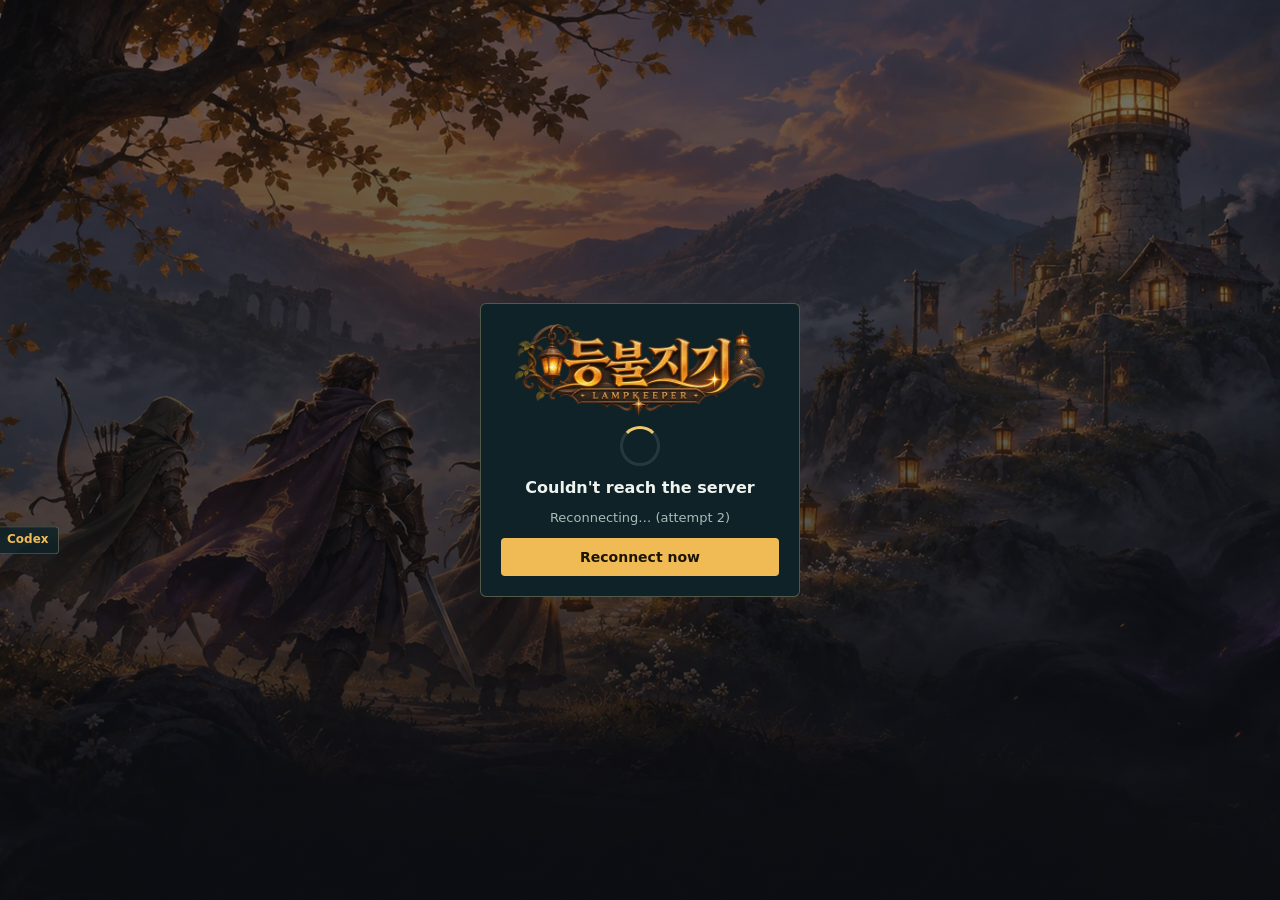
<file: index.html>
<!doctype html>
<html lang="ko">
<head>
  <meta charset="utf-8">
  <meta name="viewport" content="width=device-width, initial-scale=1, viewport-fit=cover, user-scalable=no">
  <title>등불지기</title>
  <!-- 홈 화면에 추가하면 주소창과 탭 없이 전체 화면으로 열린다 -->
  <meta name="apple-mobile-web-app-capable" content="yes">
  <meta name="mobile-web-app-capable" content="yes">
  <meta name="apple-mobile-web-app-status-bar-style" content="black-translucent">
  <meta name="apple-mobile-web-app-title" content="등불지기">
  <link rel="apple-touch-icon" href="./icon-180.png">
  <link rel="icon" type="image/png" href="./icon-192.png">
  <link rel="manifest" href="./manifest.webmanifest">
  <meta name="theme-color" content="#0e2227">
  <script type="module" crossorigin src="./assets/index-BKiuwRKu.js"></script>
  <link rel="stylesheet" crossorigin href="./assets/index-CJ9rQOQK.css">
</head>
<!-- 이 파일은 이 게임(등불지기)의 것이다: 위의 머리(제목, 아이콘, manifest, 색)와 아래의 진입점(script: ./main.ts)이 전부다.
     body의 마크업(틀의 창과 빈 자리)은 틀의 뼈대(engine/client/hud/skeleton.ts)를 engine/client/hud/shell.ts가 붙이고,
     이 게임의 창(등탑, 퀘스트, 습격 알림 등)은 게임의 마크업(./markup.ts)이 그 빈 자리에 붙인다. body 안에는 script 말고 아무것도 두지 않는다 -->
<body></body>
</html>
</file>
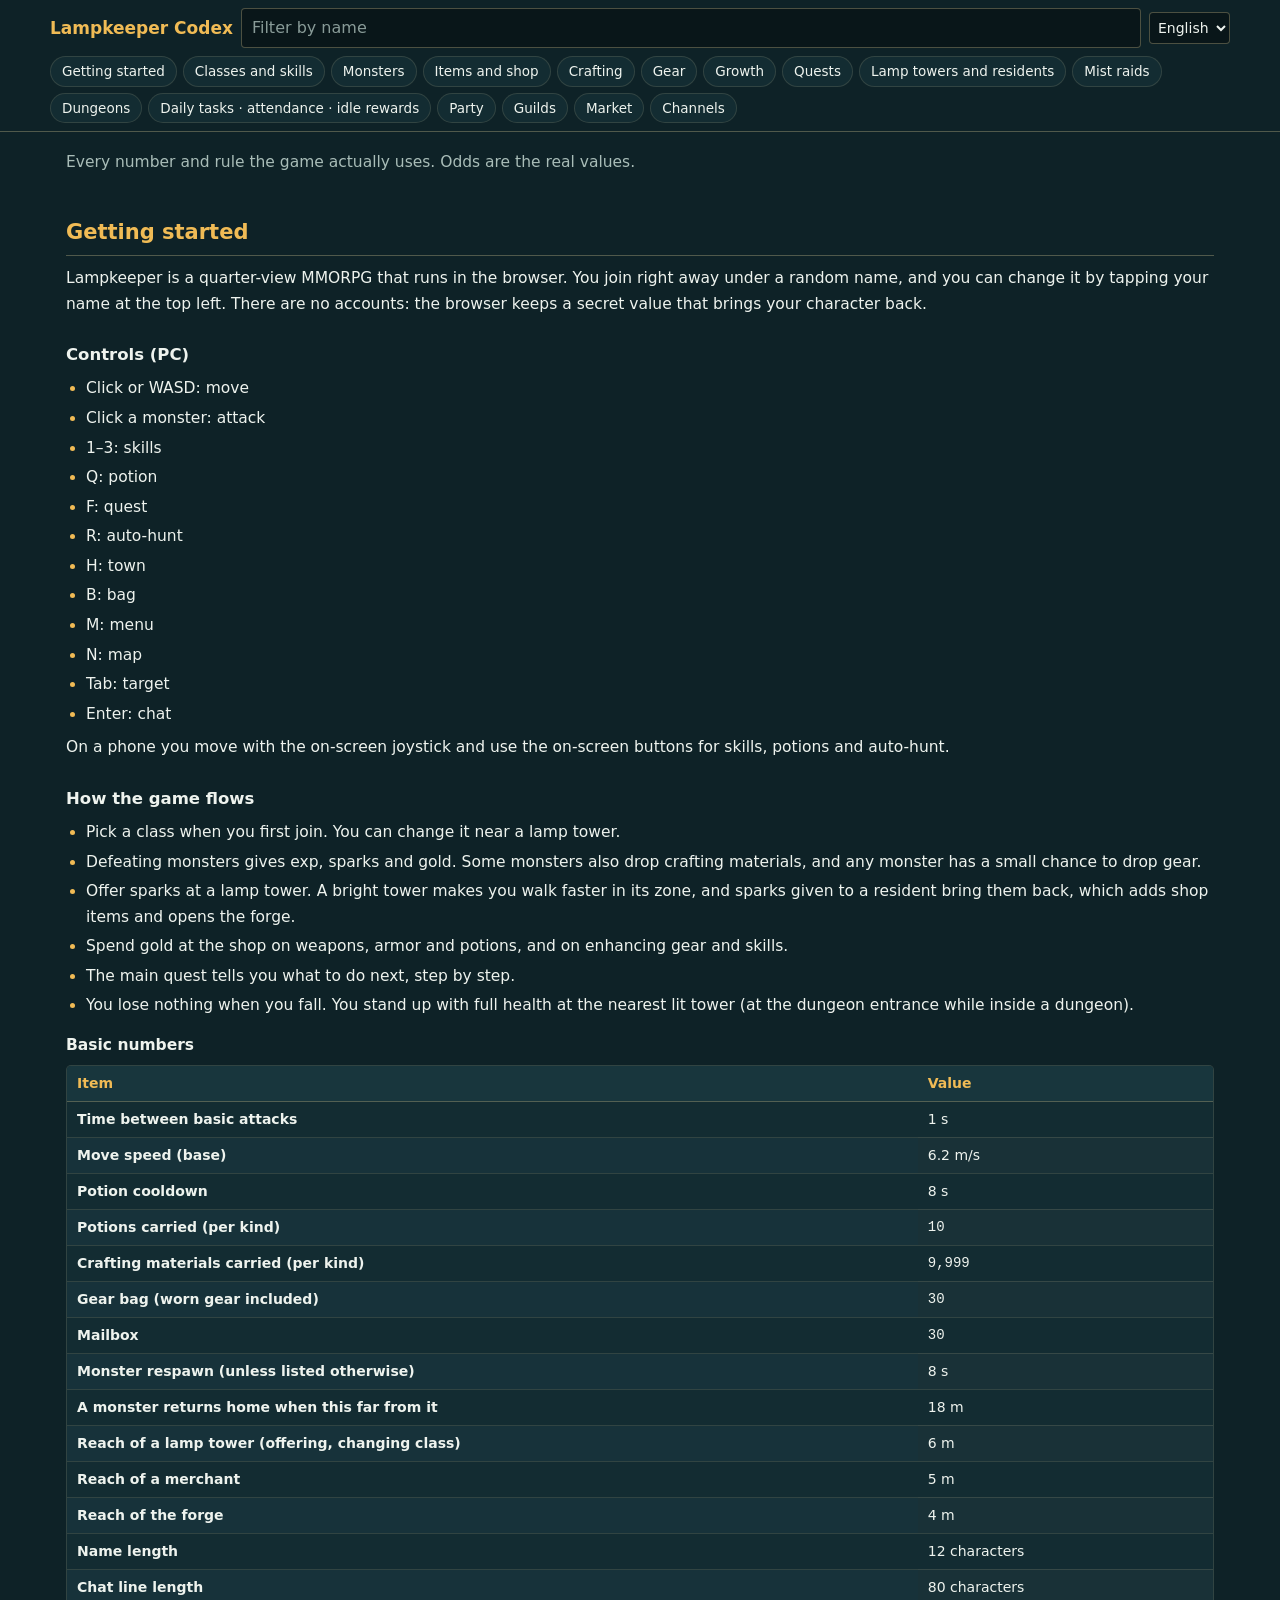
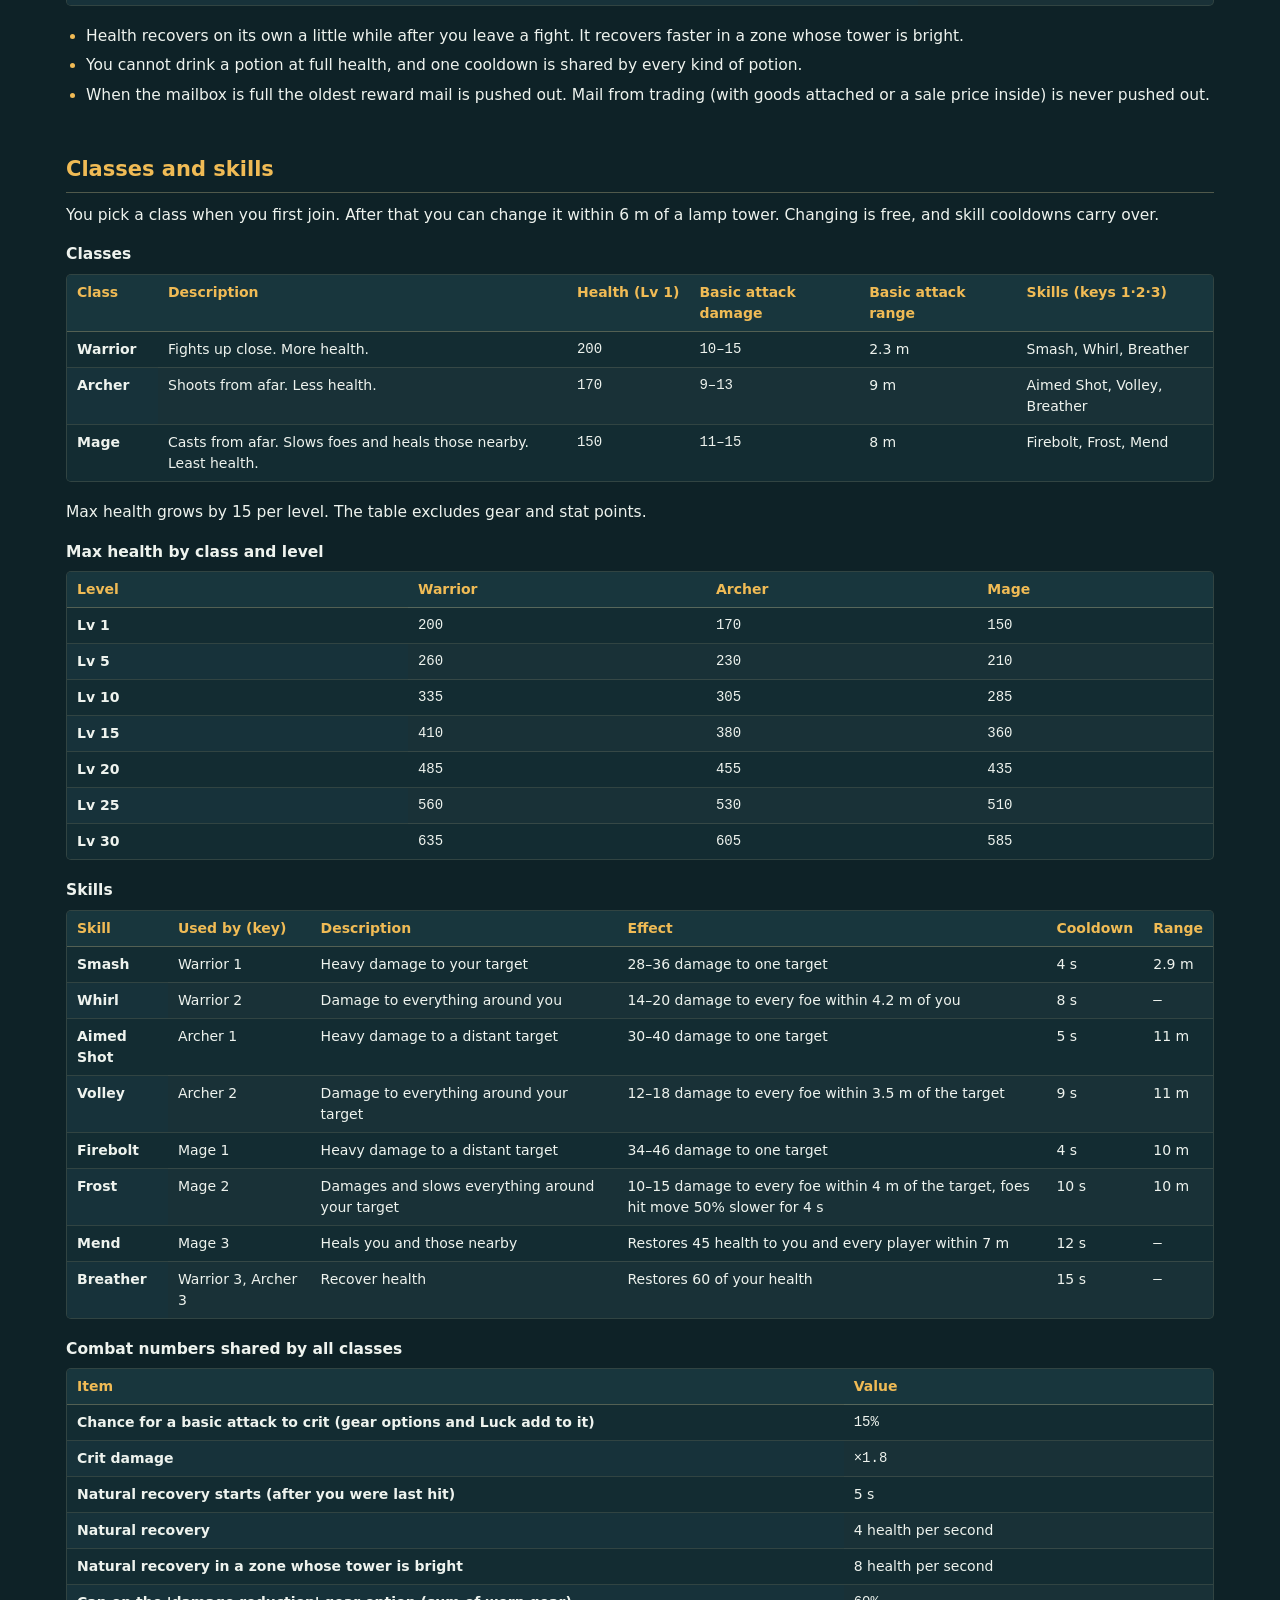
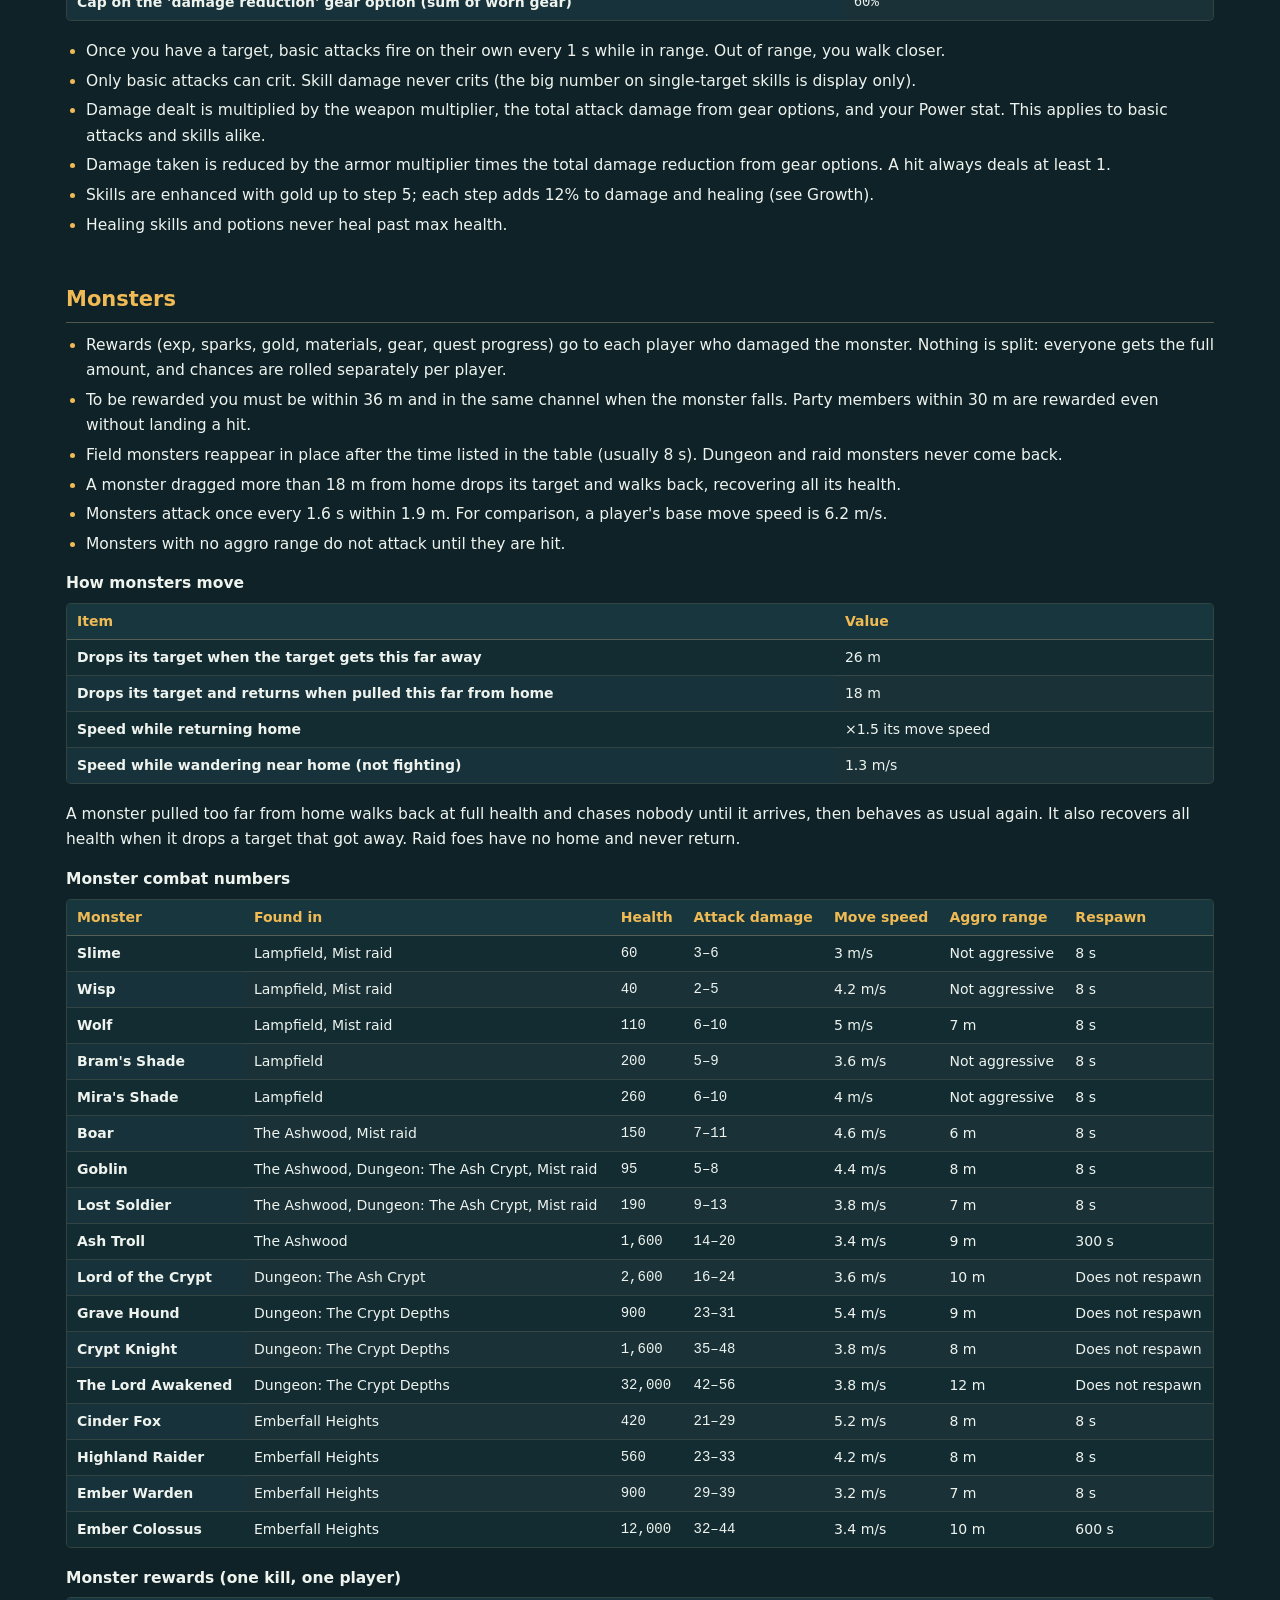
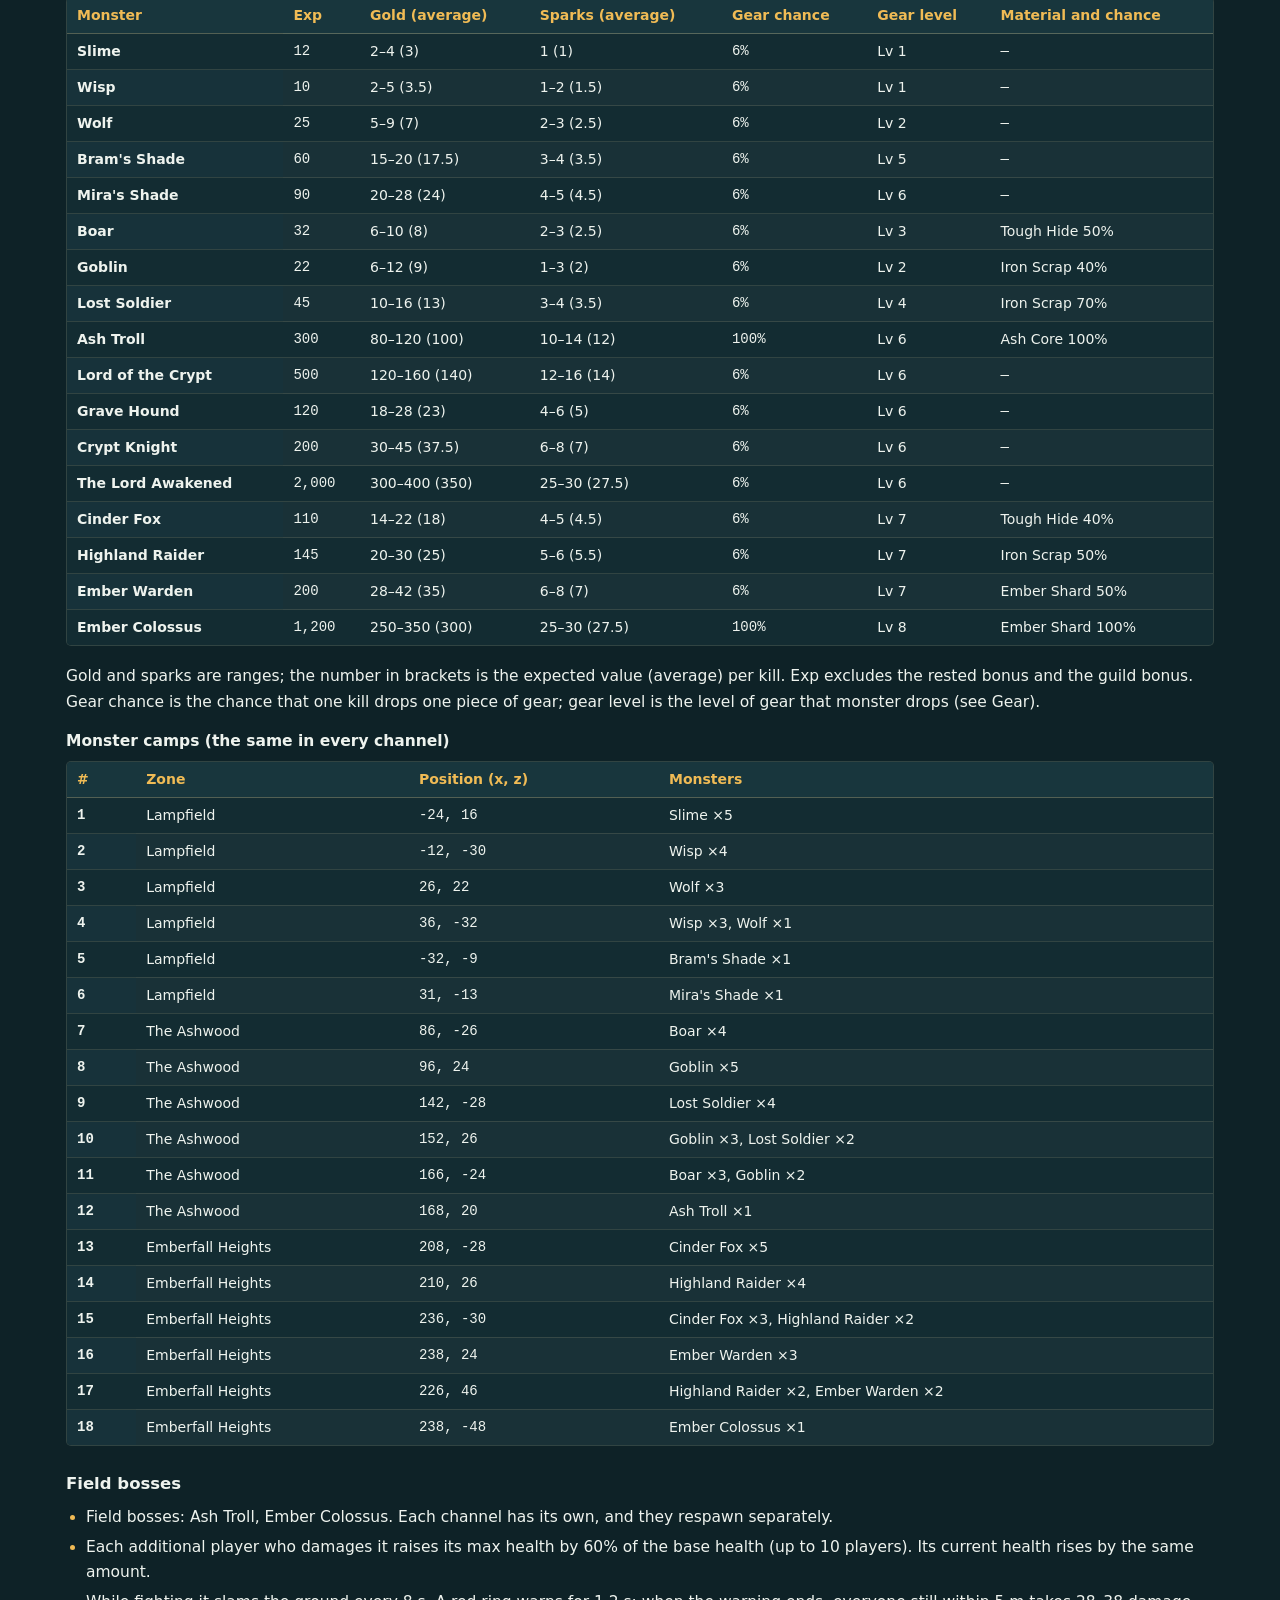
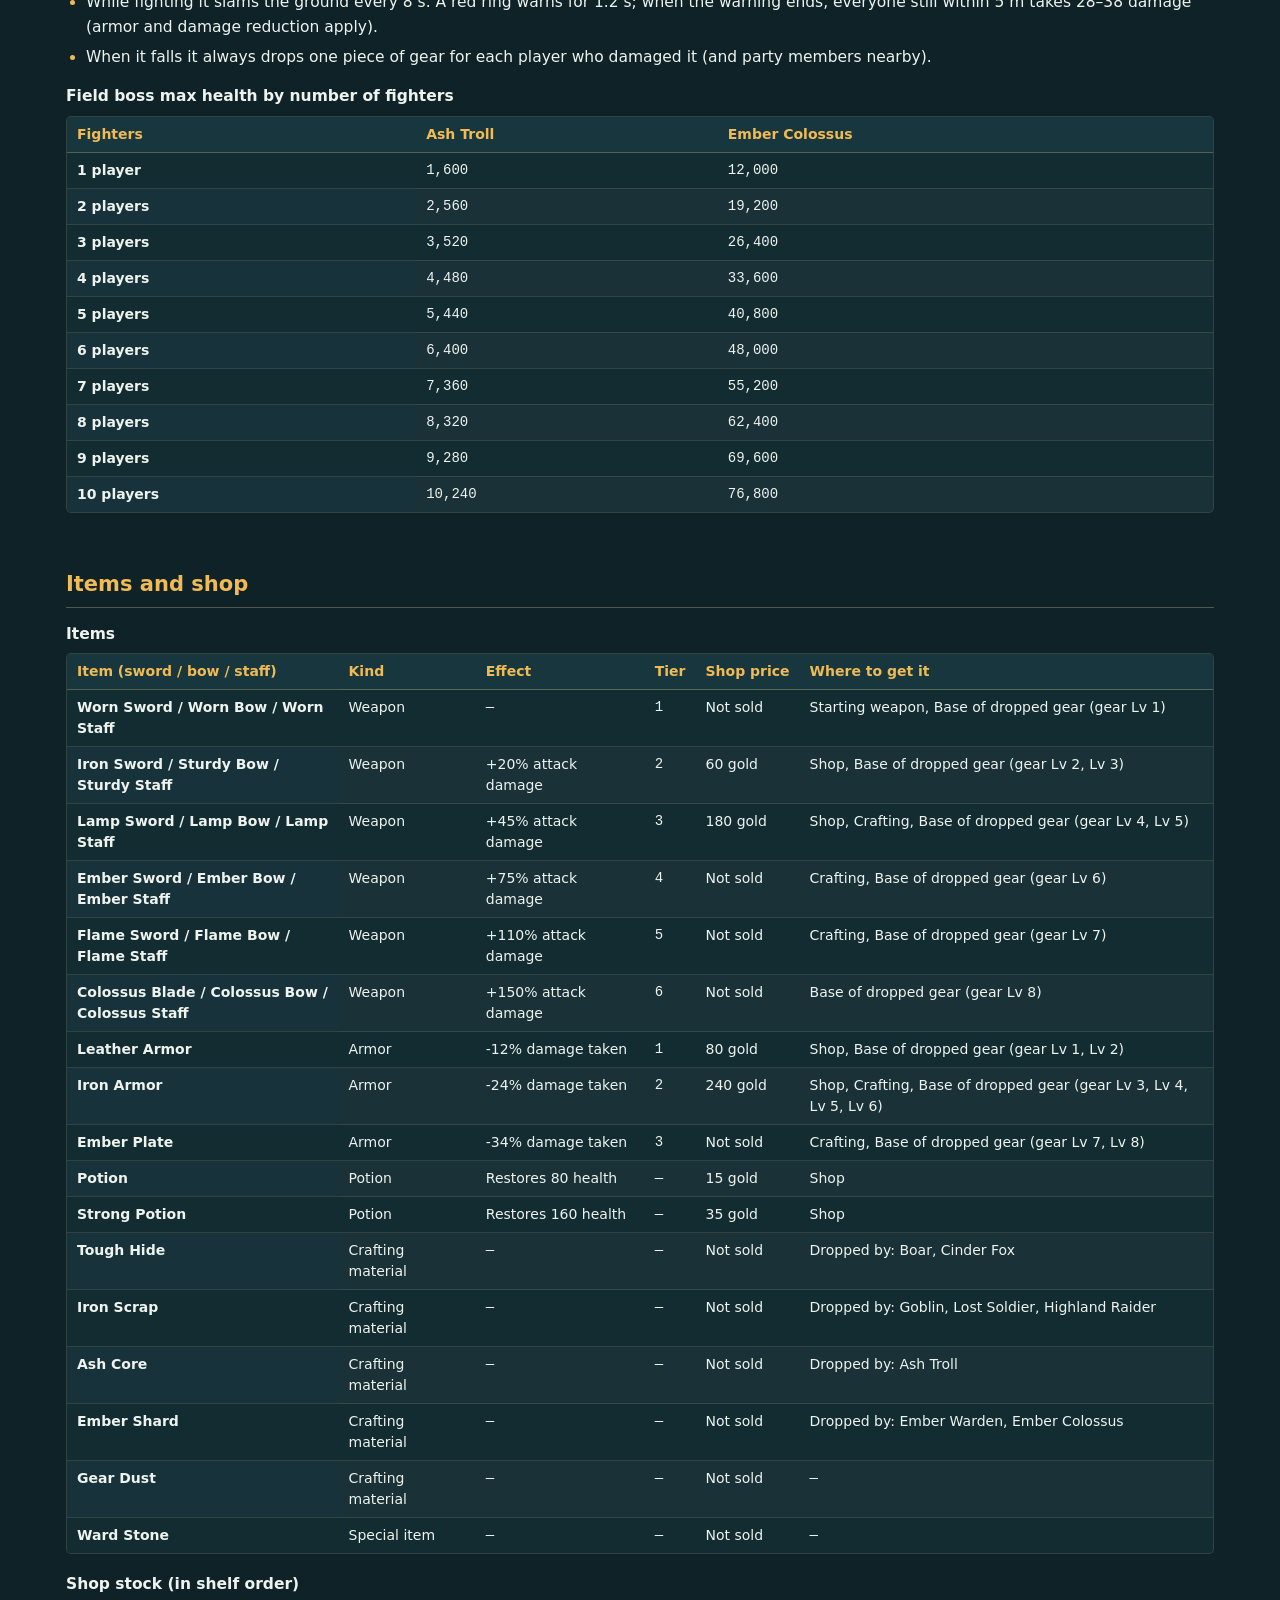
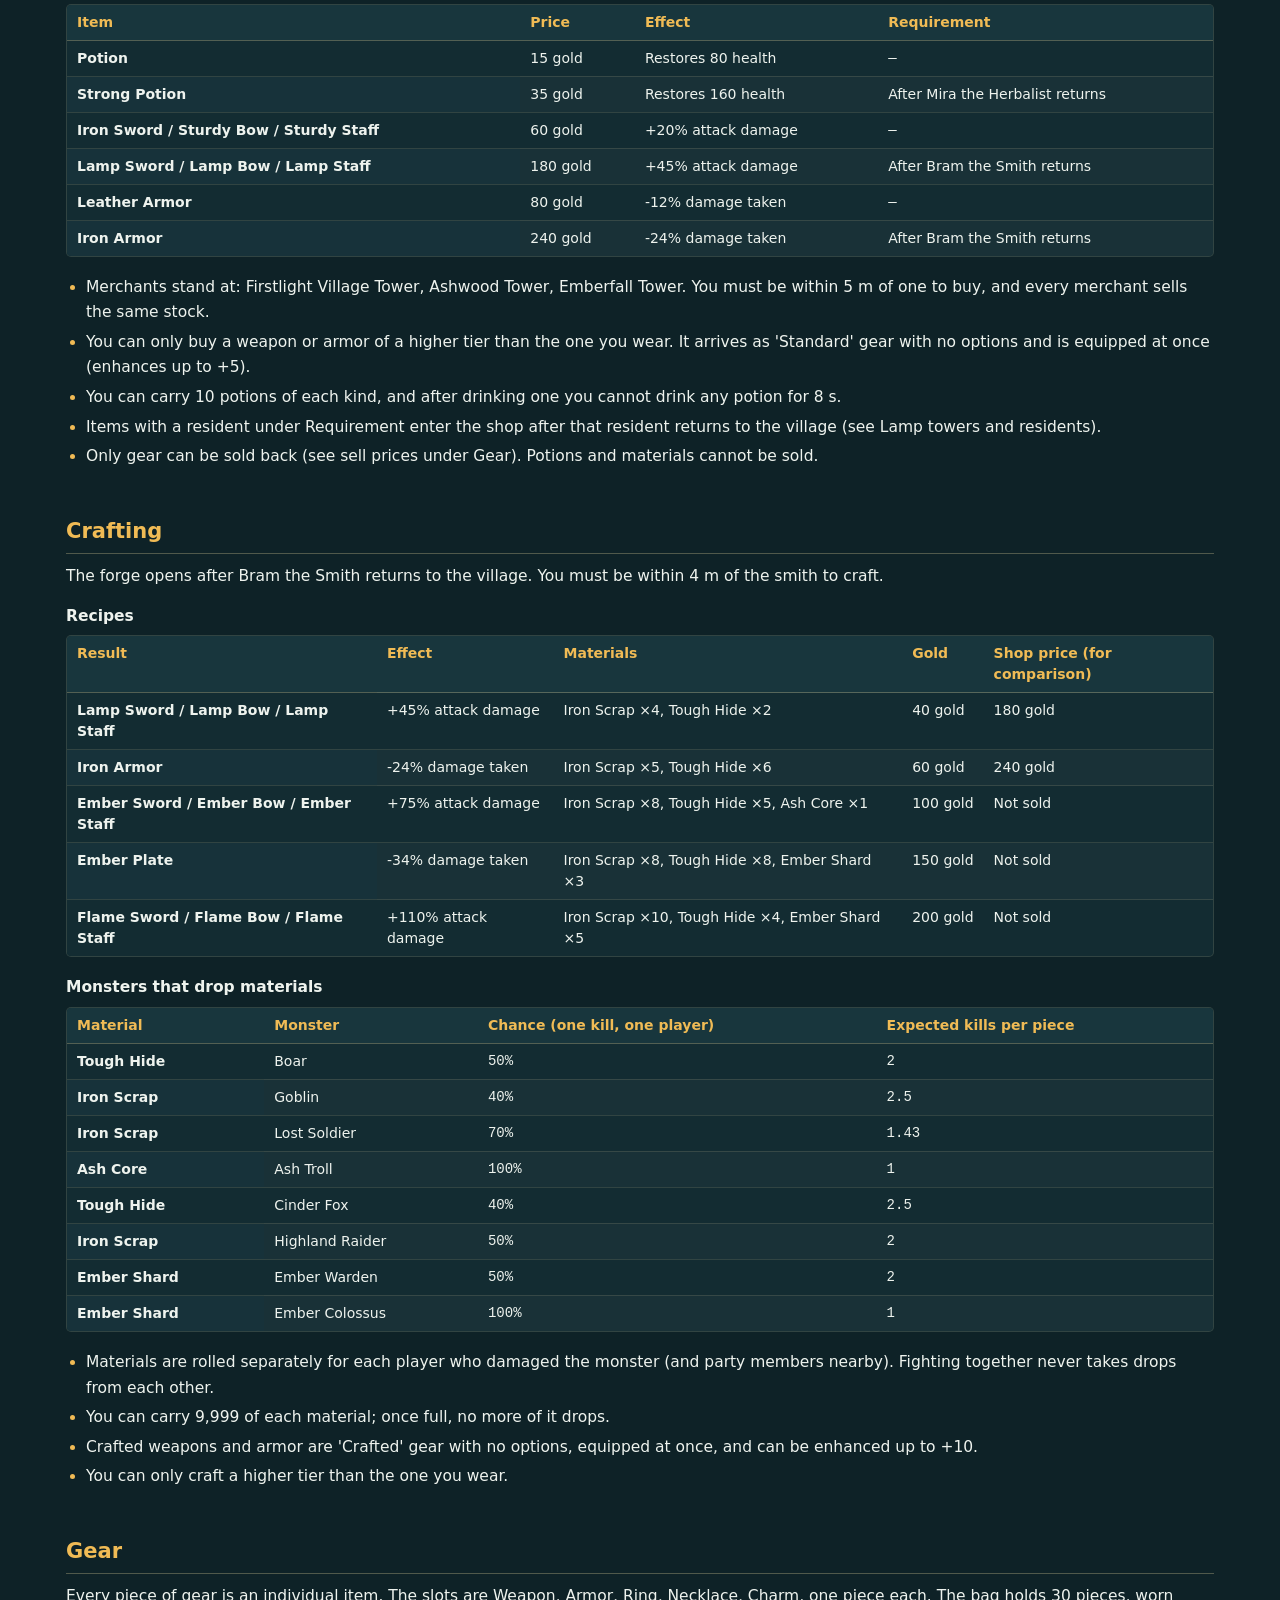
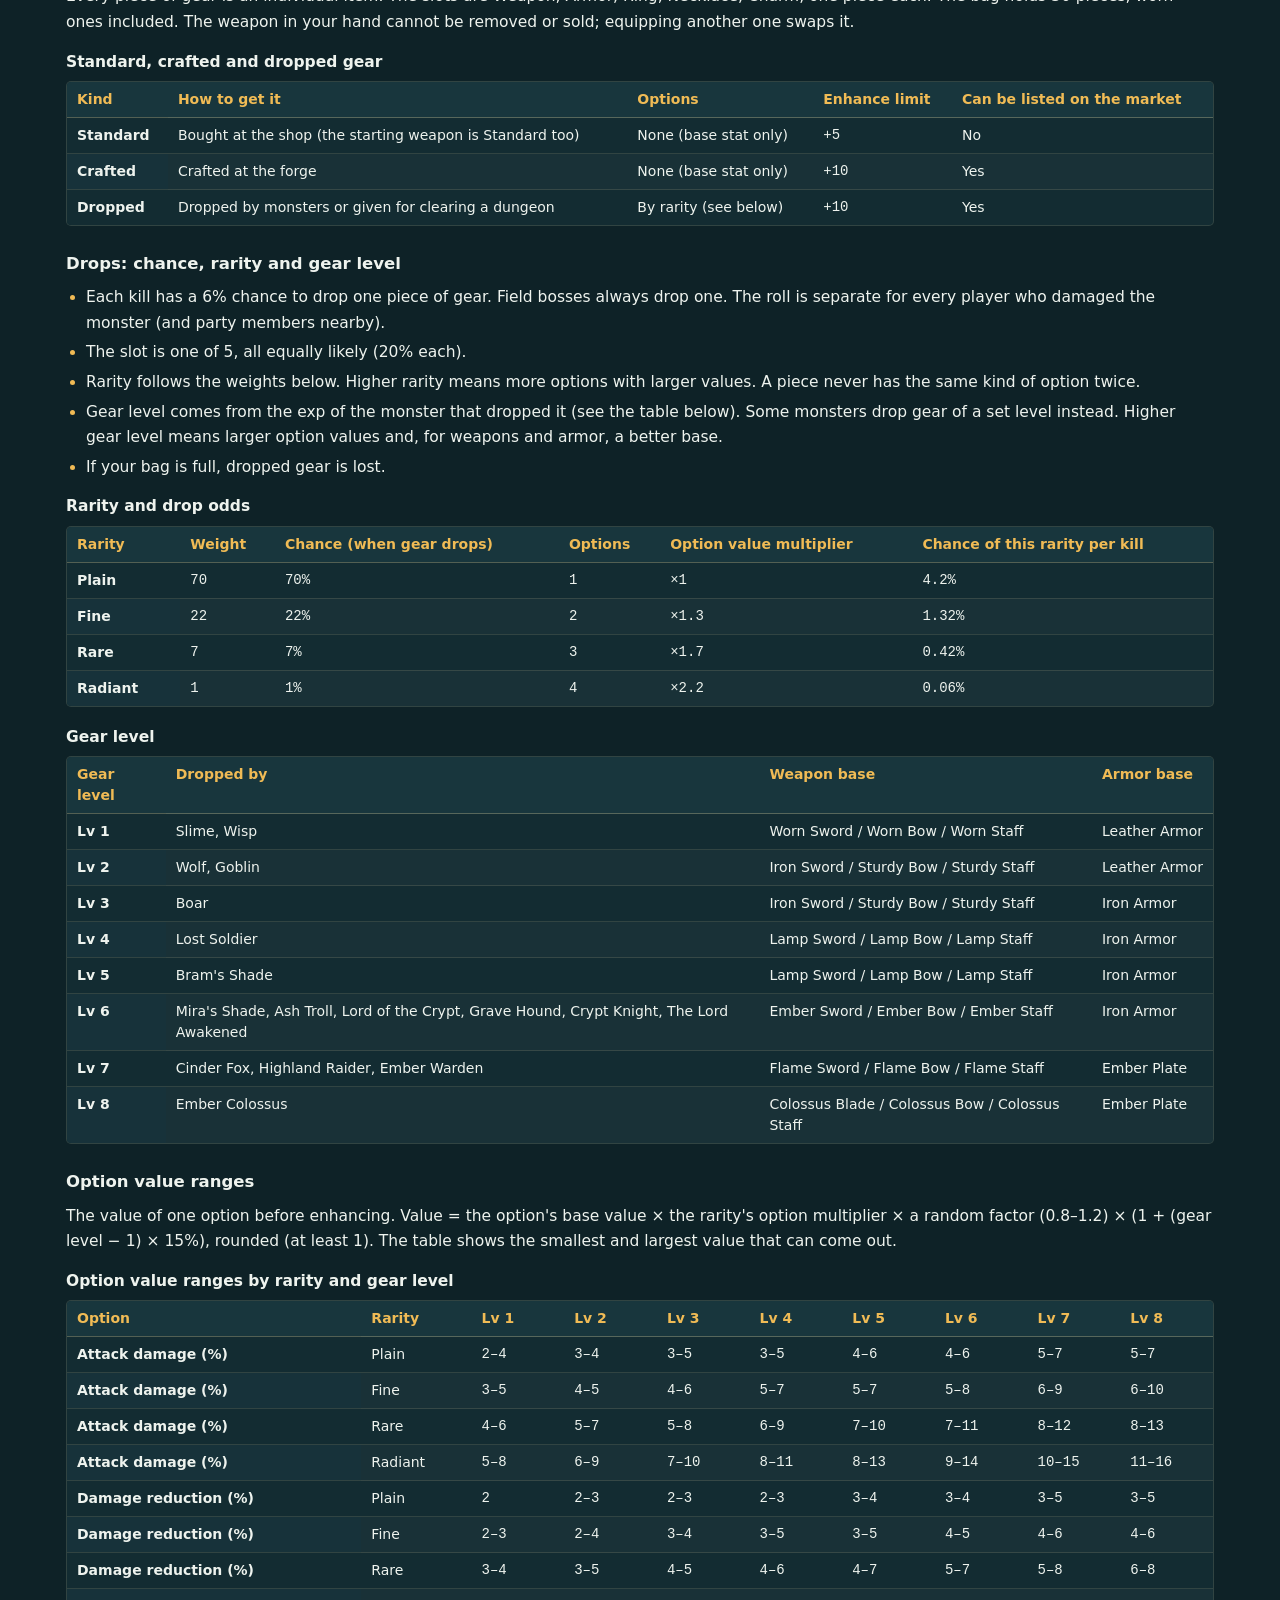
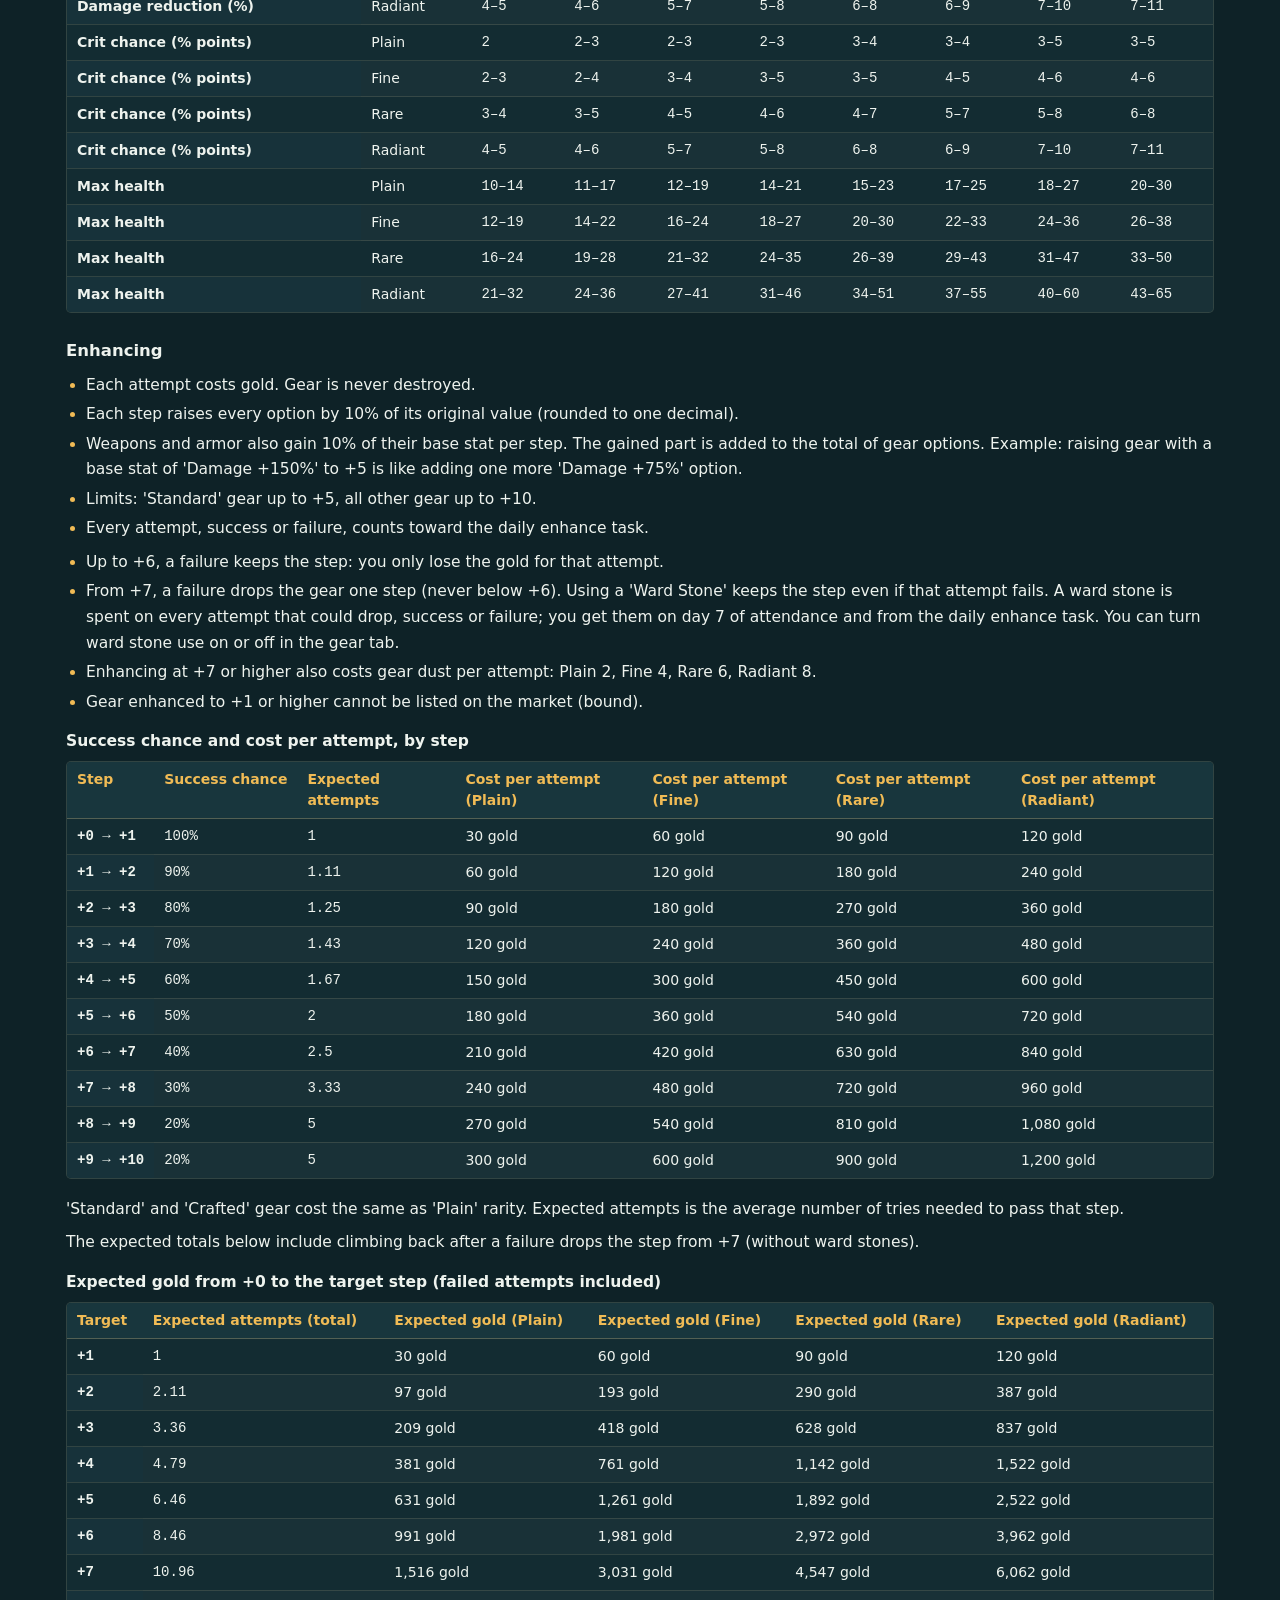
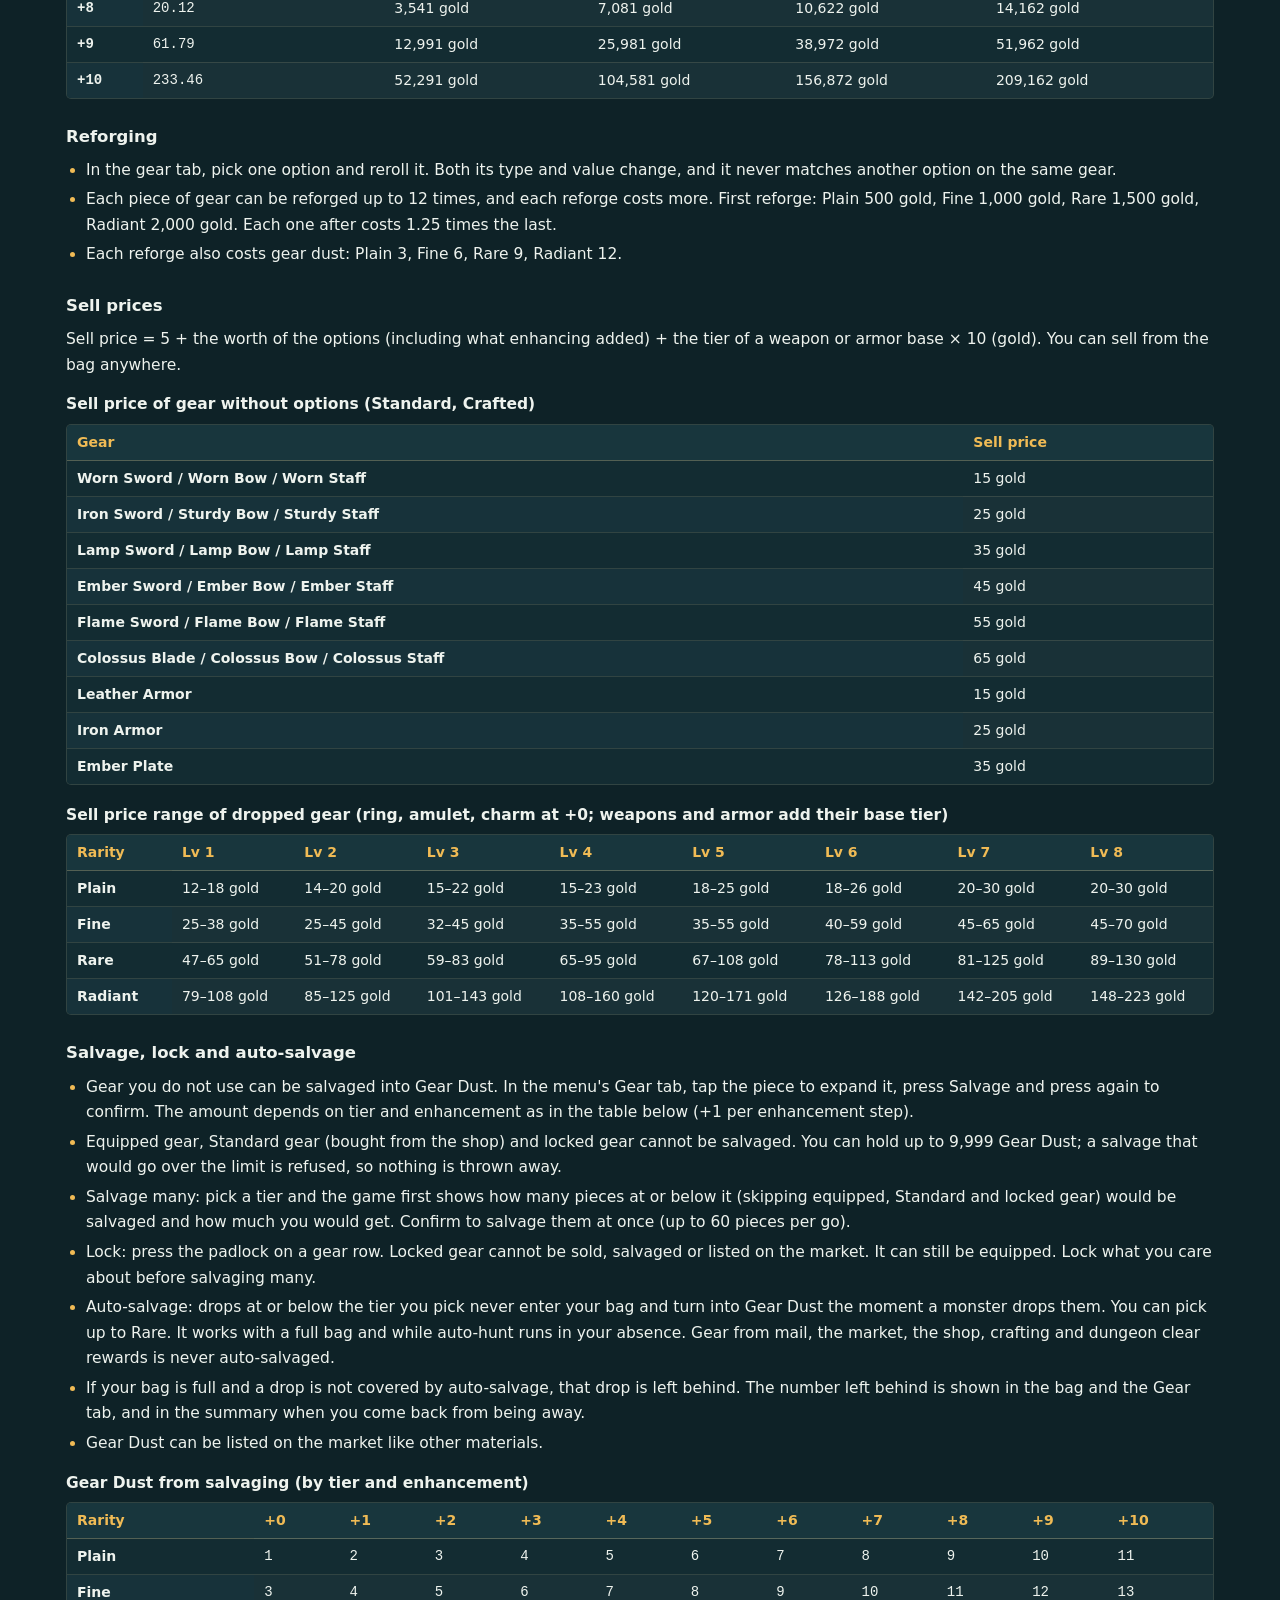
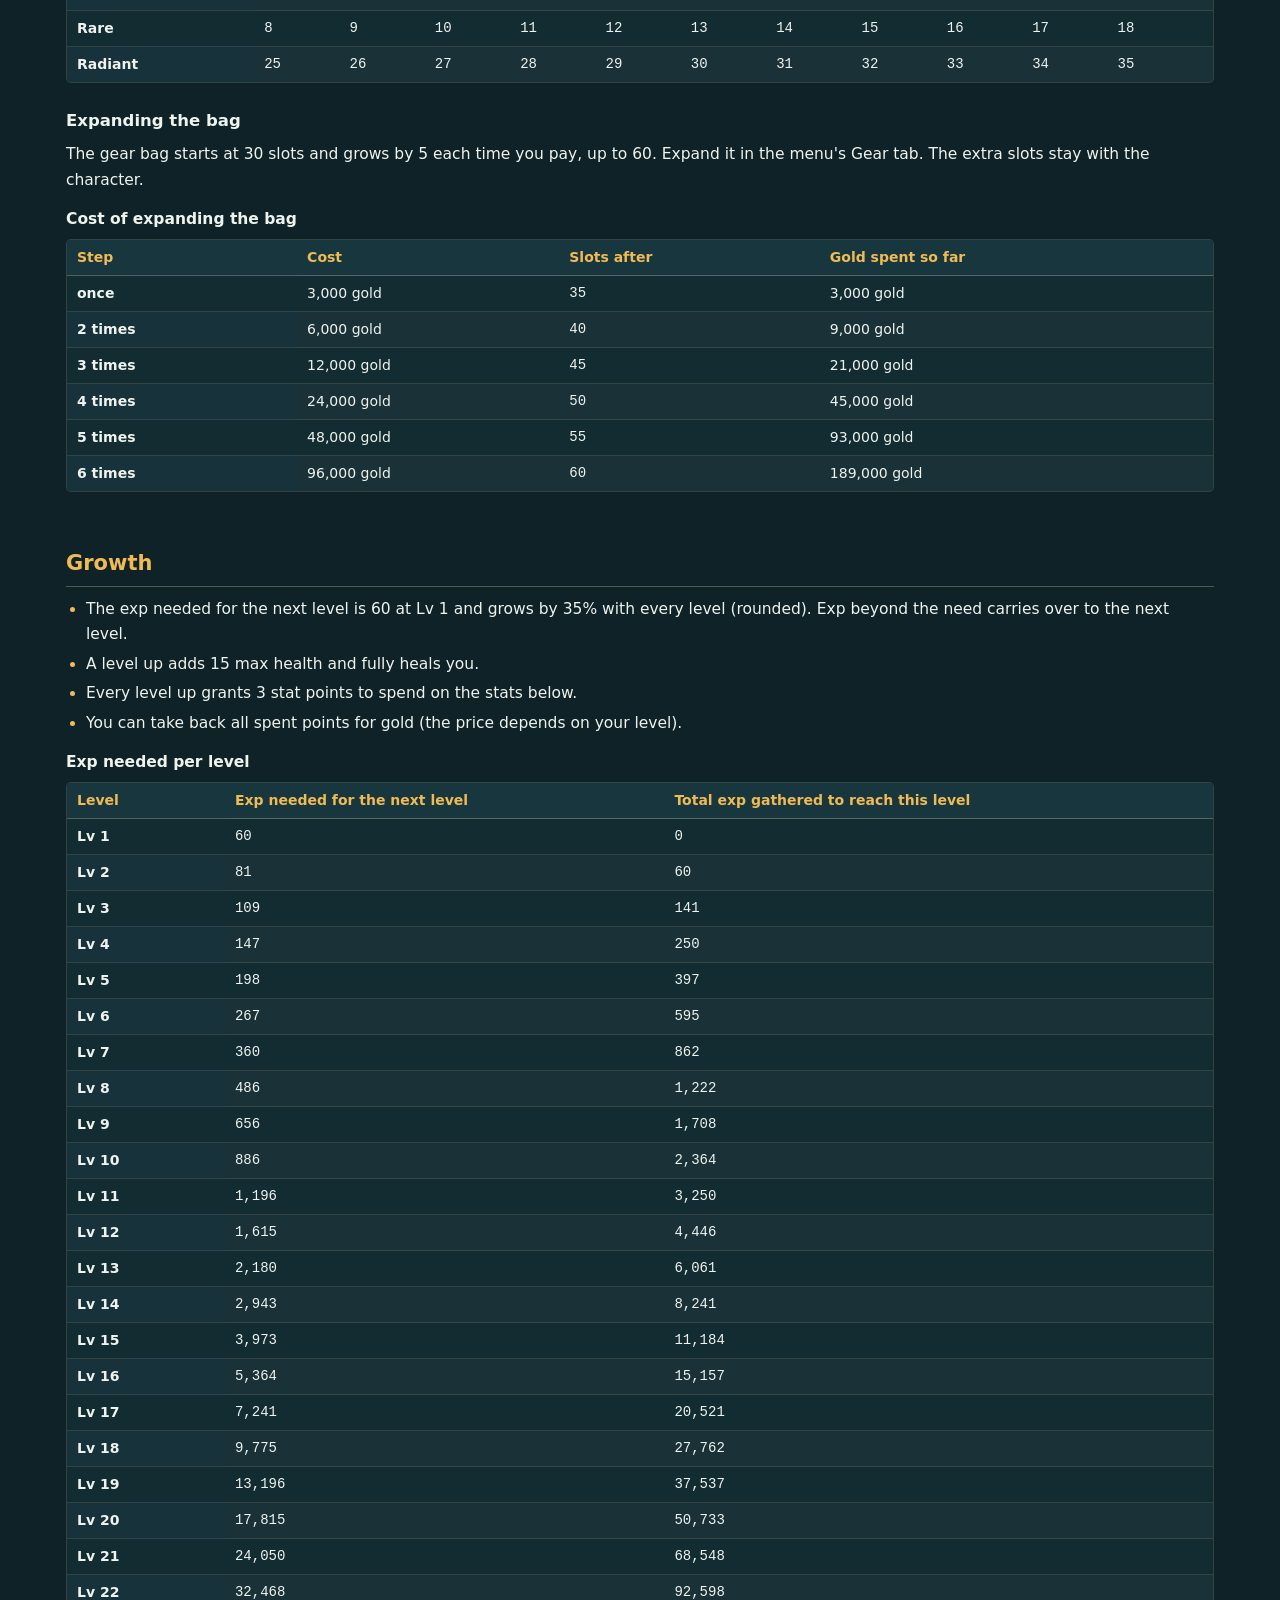
<file: guide.html>
<!doctype html>
<html lang="ko">
<head>
  <meta charset="utf-8">
  <meta name="viewport" content="width=device-width, initial-scale=1, viewport-fit=cover">
  <title>등불지기 도감</title>
  <link rel="icon" type="image/png" href="./icon-192.png">
  <meta name="theme-color" content="#0e2227">
  <!-- 번들을 받기 전에 흰 화면이 번쩍이지 않게 한다 -->
  <style>html{color:#eef3ee;background:#0e2227}</style>
  <script type="module" crossorigin src="./assets/guide-bZkpPUG6.js"></script>
  <link rel="stylesheet" crossorigin href="./assets/guide-BcgNg6Bs.css">
</head>
<!-- 도감: 게임이 쓰는 수치(games/deungbul/shared/content)에서 만들어지는 정적 페이지. 글자는 여기에 쓰지 않는다: guide/main.ts가 현재 언어로 채운다. -->
<body>
  <header id="bar">
    <div id="barRow">
      <h1 id="title"></h1>
      <input id="filter" type="search" autocomplete="off" spellcheck="false">
      <select id="lang"></select>
    </div>
    <nav id="toc"></nav>
  </header>
  <main>
    <p id="subtitle"></p>
    <p id="count" role="status" aria-live="polite"></p>
    <div id="content"></div>
  </main>
  <footer>
    <p id="footText"></p>
    <p id="built"></p>
    <p><a id="top" href="#bar"></a></p>
  </footer>
</body>
</html>
</file>
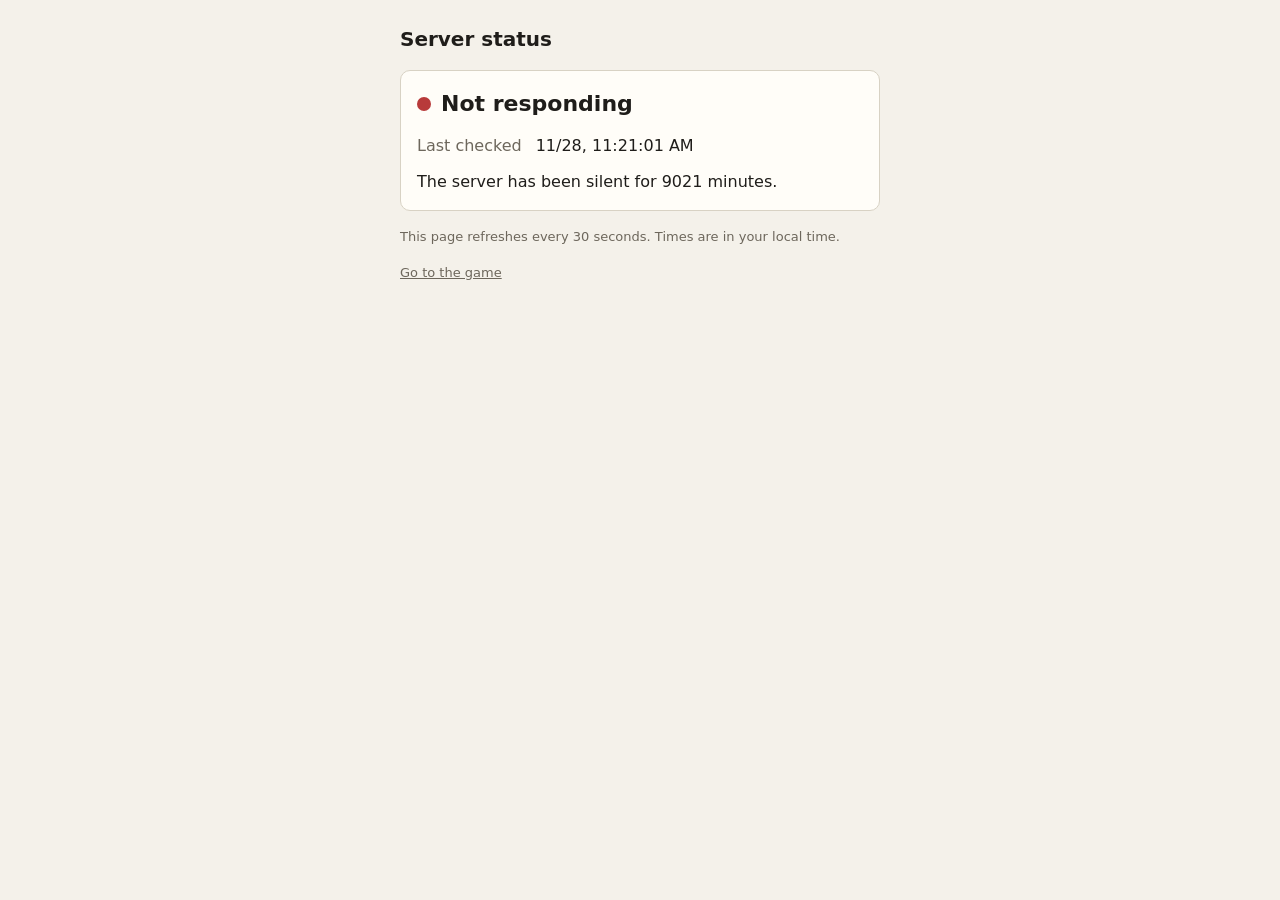
<file: status.html>
<!doctype html>
<html lang="ko"><head><meta charset="utf-8"><meta name="viewport" content="width=device-width, initial-scale=1"><meta name="robots" content="noindex">
<title>status</title>
<style>
:root { color-scheme: light dark; --bg: #f4f1ea; --ink: #1f1d1a; --card: #fffdf8; --line: #d8d2c4; --ok: #2f8a4c; --warn: #b7791f; --bad: #b83a3a; --mute: #6d675c; }
@media (prefers-color-scheme: dark) { :root { --bg: #16181c; --ink: #ece8df; --card: #20242a; --line: #353a42; --ok: #5cc27e; --warn: #e0a84a; --bad: #e06666; --mute: #9a958b; } }
* { box-sizing: border-box; }
body { margin: 0; min-height: 100vh; background: var(--bg); color: var(--ink); font: 16px/1.5 system-ui, -apple-system, 'Segoe UI', 'Malgun Gothic', sans-serif; display: flex; justify-content: center; padding: 24px 16px; }
main { width: min(480px, 100%); }
h1 { font-size: 20px; margin: 0 0 16px; }
.card { background: var(--card); border: 1px solid var(--line); border-radius: 10px; padding: 16px; }
.state { display: flex; align-items: center; gap: 10px; font-size: 22px; font-weight: 700; }
.dot { width: 14px; height: 14px; border-radius: 50%; background: var(--mute); flex: none; }
.ok .dot { background: var(--ok); } .maint .dot, .planned .dot { background: var(--warn); } .down .dot { background: var(--bad); }
dl { display: grid; grid-template-columns: auto 1fr; gap: 6px 14px; margin: 14px 0 0; }
dt { color: var(--mute); } dd { margin: 0; }
.msg { margin-top: 12px; } .note { margin-top: 16px; color: var(--mute); font-size: 13px; }
a { color: inherit; }
</style></head>
<body><main><h1 id="title"></h1><div class="card" id="card"><div class="state"><span class="dot"></span><span id="state"></span></div><dl id="facts"></dl><div class="msg" id="msg"></div></div>
<p class="note" id="note"></p><p class="note"><a href="./" id="game"></a></p></main>
<script>
const W = {"ko":{"title":"서버 상태","ok":"정상","maint":"점검 중","planned":"점검 예정","down":"응답 없음","checked":"마지막 확인","players":"접속자","about":"약 {n}명","start":"시작","until":"예정 끝","stale":"서버가 {n}분째 소식을 보내지 않습니다.","missing":"상태를 읽지 못했습니다.","note":"이 페이지는 30초마다 새로 읽습니다. 시각은 이 기기의 시각입니다.","game":"게임으로"},"en":{"title":"Server status","ok":"Online","maint":"Under maintenance","planned":"Maintenance planned","down":"Not responding","checked":"Last checked","players":"Players","about":"about {n}","start":"Starts","until":"Expected to end","stale":"The server has been silent for {n} minutes.","missing":"Could not read the status.","note":"This page refreshes every 30 seconds. Times are in your local time.","game":"Go to the game"}};
const lang = (navigator.language || 'ko').toLowerCase().startsWith('ko') ? 'ko' : 'en';
const w = W[lang];
document.documentElement.lang = lang;
document.title = w.title;
const $ = (id) => document.getElementById(id);
$('title').textContent = w.title; $('note').textContent = w.note; $('game').textContent = w.game;
const when = (ms) => new Date(ms).toLocaleString(lang === 'ko' ? 'ko-KR' : 'en-US', { month: 'numeric', day: 'numeric', hour: '2-digit', minute: '2-digit', second: '2-digit' });
const pick = (t) => (t ? t[lang] || t.ko || t.en || Object.values(t)[0] || '' : '');
function show(s) {
  const facts = $('facts'); facts.textContent = '';
  const row = (k, v) => { const dt = document.createElement('dt'); dt.textContent = k; const dd = document.createElement('dd'); dd.textContent = v; facts.append(dt, dd); };
  let kind = 'down', msg = '';
  if (!s) { msg = w.missing; }
  else {
    const old = (Date.now() - s.at) / 1000 > Math.max(90, (s.every || 30) * 3);
    kind = s.state === 'down' || old ? 'down' : s.state === 'maint' ? 'maint' : s.maint ? 'planned' : 'ok';
    if (old) msg = w.stale.replace('{n}', String(Math.max(1, Math.round((Date.now() - s.at) / 60000))));
    row(w.checked, when(s.at));
    if (kind === 'ok' || kind === 'planned') row(w.players, w.about.replace('{n}', String(s.players)));
    if (s.maint) { if (!s.maint.on) row(w.start, when(s.maint.at)); if (s.maint.until) row(w.until, when(s.maint.until)); if (!msg) msg = pick(s.maint.text); }
  }
  $('card').className = 'card ' + kind;
  $('state').textContent = w[kind];
  $('msg').textContent = msg;
}
async function load() {
  try { const r = await fetch('./status.json?t=' + Date.now(), { cache: 'no-store' }); show(r.ok ? await r.json() : null); } catch { show(null); }
}
load(); setInterval(load, 30000);
</script></body></html>
</file>
<file: assets/index-CJ9rQOQK.css>
:root{--lightningcss-light: ;--lightningcss-dark:initial;color-scheme:dark;--sky:#a9cdd0;--ink:#0e2227;--ink-rgb:14, 34, 39;--panel:rgba(var(--ink-rgb), .86);--cover-rgb:8, 20, 24;--line:#e9d6a04d;--fg:#eef3ee;--dim:#a9bdb8;--gold:#f0bb55;--on-gold:#1c1405;--good:#7fd68a;--bad:#ffb3a8;--ally:#8fd8ff;--hp:#dc5a4c;--xp:#a98bea;--font:"Malgun Gothic", "Apple SD Gothic Neo", "Noto Sans KR", system-ui, sans-serif;--mono:Consolas, "SF Mono", monospace;--c-bg:var(--sky);--c-surface:var(--ink);--c-surface-rgb:var(--ink-rgb);--c-overlay-rgb:var(--cover-rgb);--c-fill-1:#ffffff0d;--c-fill-2:#ffffff1a;--c-sunk:#00000061;--c-sunk-1:#0003;--c-sunk-2:#0000008c;--c-sunk-3:#000000bf;--c-black:#000;--c-white:#fff;--c-flash:#0a0f12;--c-psave:#05090b;--c-line:var(--line);--c-text:var(--fg);--c-text-2:var(--dim);--c-text-3:#7d8f8b;--c-accent:var(--gold);--c-on-accent:var(--on-gold);--c-accent-bg:#f0be5a1f;--c-accent-grad:linear-gradient(180deg, #ffd27a, #e0a040);--c-on-accent-grad:#2a1a08;--c-good:var(--good);--c-good-hi:#b0eeb6;--c-good-bg:#7fd68a26;--c-good-line:#7fd68a80;--c-bad:var(--bad);--c-bad-strong:#ff8a74;--c-bad-bg:#dc5a4c2e;--c-bad-line:#ff786473;--c-danger-fill:#8a2a2a;--c-warn:#f0c86e;--c-info:var(--ally);--c-ally:var(--ally);--c-foe:#ffd9d2;--c-boss:#e0603a;--c-boss-bg:#e0603a40;--c-dot:#e5483a;--c-hp:var(--hp);--c-xp:var(--xp);--c-xp-hi:#cdb8ff;--c-cur-gold:#ffe08a;--c-cur-second:#9fd8ff;--c-dungeon:#c9b8ff;--c-dungeon-line:#8f7bd0;--c-row-front:#d98a5a;--c-row-back:#5a9ad9;--c-chat-who:#8fe0e6;--c-chat-near:#c9e6a0;--c-chat-guild:#9fe0a8;--c-chat-party:#a9cdfa;--c-chat-whisper:#e3b5ff;--c-icon-bg:var(--icon-bg,#ffffff0d);--c-focus:#5cc8ff;--c-focus-halo:#000000b3;--rar-common:#b4bcc4;--rar-uncommon:#7fd68a;--rar-rare:#6aa8f0;--rar-epic:#d79bff;--rar-legend:#f0b440;--rar-myth:#ff6a5a;--fs-xs:calc(12px * var(--fs-scale,1));--fs-sm:calc(13px * var(--fs-scale,1));--fs-md:calc(14px * var(--fs-scale,1));--fs-lg:calc(16px * var(--fs-scale,1));--fs-xl:calc(20px * var(--fs-scale,1));--fs-2xl:calc(24px * var(--fs-scale,1));--fs-3xl:calc(30px * var(--fs-scale,1));--lh:1.45;--sp-1:4px;--sp-2:8px;--sp-3:12px;--sp-4:16px;--sp-5:24px;--sp-6:32px;--r-sm:4px;--r-md:6px;--r-lg:12px;--r-pill:999px;--shadow-1:0 4px 14px #00000073;--shadow-2:0 8px 30px #0000008c;--z-zone:3;--z-hud-float:9;--z-page:12;--z-page-over:13;--z-modal:20;--z-float:30;--z-popup:41;--z-tutorial:49;--z-stpage:51;--z-sheet:52;--z-menu:53;--z-toast:55;--z-reveal:56;--z-confirm:60;--z-tip:61;--z-psave:70;--dur-fast:.12s;--dur-base:.2s;--dur-slow:.35s;--dur-reward:.6s;--ease-out:cubic-bezier(.2, .8, .2, 1);--ease-in:cubic-bezier(.4, 0, 1, 1);--tap:32px}body{--c-panel:rgba(var(--c-surface-rgb), .86);--c-line-strong:var(--c-accent);--c-title:var(--c-accent)}:root[data-contrast="1"],:root[data-contrast="1"] body,:root[data-contrast="1"] body[data-mode]{--c-text:#fff;--c-text-2:#e4ece9;--c-text-3:#b9c6c2;--c-line:#ffffffb8;--c-line-strong:#fff;--c-panel:rgb(var(--c-surface-rgb));--c-fill-1:#ffffff1a;--c-fill-2:#ffffff2e;--c-sunk:#0009;--c-good:#9ff0a8;--c-bad:#ffc4bb;--c-warn:#ffd98a;--c-focus:#fff;--c-focus-halo:#000}:root[data-contrast="1"] :is(button,select,input,.chip){border-color:var(--c-line)}:root[data-contrast="1"] .tag{text-shadow:0 0 2px var(--c-black), 0 0 4px var(--c-black), 0 1px 3px var(--c-black)}@media (pointer:coarse){:root{--tap:44px}}@media (prefers-reduced-motion:reduce){:root:not([data-still="0"]){--dur-fast:1ms;--dur-base:1ms;--dur-slow:1ms;--dur-reward:1ms}}:root[data-still="1"]{--dur-fast:1ms;--dur-base:1ms;--dur-slow:1ms;--dur-reward:1ms}:root[data-still="1"] *,:root[data-still="1"] :before,:root[data-still="1"] :after{transition-duration:1ms!important;animation-duration:1ms!important;animation-iteration-count:1!important}.btn-primary{background:var(--c-accent);color:var(--c-on-accent);border:1px solid #0000;font-weight:700}.btn-secondary,button.plain{background:var(--c-panel);color:var(--c-text);border:1px solid var(--c-line);font-weight:400}.btn-ghost{color:var(--c-text-2);background:0 0;border:1px solid #0000;font-weight:400}.btn-danger{color:var(--c-bad);border:1px solid var(--c-bad-line);background:0 0;font-weight:700}.btn-danger.armed{background:var(--c-danger-fill);color:var(--c-white)}.btn-lg{min-height:52px;font-size:var(--fs-xl);border-radius:var(--r-lg);font-weight:800}.btn-sm{font-size:var(--fs-xs);padding:4px 8px}button .why{font-size:var(--fs-xs);font-weight:400;line-height:1.25;display:block}button:disabled .why{color:var(--c-warn)}button.has-why:disabled{opacity:1;filter:none;background:var(--c-fill-1);color:var(--c-text-3);border-color:var(--c-line)}.toggle{align-items:center;gap:6px;display:inline-flex}.toggle:before{content:"";background:var(--c-text-3);border-radius:50%;flex:none;width:10px;height:10px}.toggle[aria-pressed=true]:before{background:var(--c-accent);box-shadow:0 0 0 3px var(--c-accent-bg)}*{box-sizing:border-box}html,body{height:100%;margin:0}body{background:var(--c-bg);color:var(--c-text);font:var(--fs-md)/var(--lh) var(--font);-webkit-user-select:none;user-select:none;touch-action:none;word-break:keep-all;overflow-wrap:anywhere;overflow:hidden}[hidden]{display:none!important}body>:not(#view):not(#tags):not(#flash):not(script){zoom:var(--ui-scale,1)}#view{width:100%;height:100%;display:block;position:fixed;inset:0}#tags{pointer-events:none;position:fixed;inset:0;overflow:hidden}.tag{white-space:nowrap;font-size:calc(var(--fs-xs) * var(--ui-scale,1));text-shadow:0 1px 2px var(--c-black), 0 0 4px var(--c-sunk-3);will-change:transform;font-weight:600;position:absolute;top:0;left:0}.tag.me{color:var(--c-accent)}.tag .say{max-width:calc(220px * var(--ui-scale,1));white-space:normal;text-align:center;background:var(--c-panel);border:1px solid var(--c-line);border-radius:var(--r-sm);text-shadow:none;margin:0 auto 3px;padding:2px 7px;font-weight:400;display:block}#hud{pointer-events:none;padding:calc(12px + env(safe-area-inset-top,0px)) max(16px, env(safe-area-inset-right,0px)) calc(12px + env(safe-area-inset-bottom,0px)) max(16px, env(safe-area-inset-left,0px));position:fixed;inset:0}.panel{pointer-events:auto;background:var(--c-panel);border:1px solid var(--c-line);border-radius:var(--r-sm);padding:8px 10px;position:absolute}#me{left:max(16px, env(safe-area-inset-left,0px));top:calc(12px + env(safe-area-inset-top,0px));min-width:170px}#me .name{font-size:var(--fs-lg);color:var(--c-accent);text-align:left;cursor:pointer;white-space:nowrap;text-overflow:ellipsis;background:0 0;border:0;max-width:100%;padding:0;font-weight:700;overflow:hidden}#me .name:hover{text-decoration:underline}#renameForm{gap:6px;display:flex}#renameForm input{flex:auto;min-width:0}#renameForm button{white-space:nowrap;flex:none;padding:4px 10px}.ttitle{color:var(--c-title);font-weight:700}.note{font-size:var(--fs-xs);color:var(--c-text-2)}.btns{gap:6px;display:flex}.btns button{font-size:var(--fs-xs);flex:1;padding:6px 4px}.btns button:disabled{opacity:.4;filter:grayscale();cursor:default}.tag.npc{color:var(--c-good-hi)}.tag.ally{color:var(--c-ally)}#party{border-top:1px solid var(--c-line);flex-direction:column;gap:5px;padding-top:6px;display:flex}#party[hidden]{display:none}#partyList{flex-direction:column;gap:5px;display:flex}.prow{flex-direction:column;gap:2px;display:flex}.prow .bar{height:6px}.pname{color:var(--c-ally);white-space:nowrap;text-overflow:ellipsis;font-weight:700;overflow:hidden}#partyLeave{font-size:var(--fs-xs);padding:2px 6px}#pcard{text-align:center;flex-direction:column;align-items:stretch;gap:6px;min-width:120px;display:flex;position:fixed}#pcard[hidden],#invite[hidden]{display:none}#pcard button,#invite button{font-size:var(--fs-sm);padding:6px 10px}#invite{text-align:center;border-color:var(--c-ally);flex-direction:column;gap:8px;width:max-content;max-width:min(360px,92%);display:flex;top:42%;left:50%;transform:translate(-50%)}.num{font-size:var(--fs-xs);color:var(--c-text-2);font-variant-numeric:tabular-nums}#chat{left:max(16px, env(safe-area-inset-left,0px));bottom:calc(12px + env(safe-area-inset-bottom,0px));flex-direction:column;gap:6px;width:320px;display:flex}#log{height:132px;font-size:var(--fs-xs);-webkit-mask-image:linear-gradient(to bottom, transparent, var(--c-black) 12px);-webkit-mask-image:linear-gradient(to bottom, transparent, var(--c-black) 12px);mask-image:linear-gradient(to bottom, transparent, var(--c-black) 12px);flex-direction:column;justify-content:flex-end;gap:2px;display:flex;overflow:hidden}#log:empty{display:none}#log div{overflow-wrap:anywhere}#log .who{color:var(--c-chat-who);font-weight:600}#log .sys{color:var(--c-accent)}input,button{font:inherit;color:var(--c-text);border:1px solid var(--c-line);border-radius:var(--r-sm)}input{background:var(--c-sunk);-webkit-user-select:text;user-select:text;width:100%;padding:6px 8px}:is(input,button,select,a,summary,textarea,[tabindex],[role=button],[role=tab]):focus-visible{outline:3px solid var(--c-focus);outline-offset:2px;box-shadow:0 0 0 5px var(--c-focus-halo)}:is(#menuTabs,#menuSub,#menuList,#rightcol,#bagList,.hk-dock,.cardgrid) :focus-visible{outline-offset:-3px;box-shadow:none}[tabindex="-1"]:focus{box-shadow:none;outline:none}button{background:var(--c-accent);color:var(--c-on-accent);cursor:pointer;border-color:#0000;padding:8px 12px;font-weight:700}.row{justify-content:space-between;align-items:baseline;gap:8px;display:flex}.bar{background:var(--c-fill-2);border-radius:var(--r-sm);height:10px;overflow:hidden}.bar i{transform-origin:0;height:100%;transition:transform .15s linear;display:block}.bar.hp i{background:var(--c-hp)}.bar.xp{height:5px}.bar.xp i{background:var(--c-xp);transform:scaleX(0)}#me{flex-direction:column;gap:5px;width:220px;display:flex}#topmid{left:50%;top:calc(12px + env(safe-area-inset-top,0px));pointer-events:none;flex-direction:column;align-items:center;gap:6px;max-width:100%;display:flex;position:absolute;transform:translate(-50%)}#topmid .panel:not(.free){position:static}#tgt{flex-direction:column;gap:5px;width:220px;display:flex}#rightcol{right:max(16px, env(safe-area-inset-right,0px));top:calc(12px + env(safe-area-inset-top,0px));pointer-events:none;z-index:2;flex-direction:column;gap:8px;width:250px;display:flex;position:absolute}#rightcol .panel:not(.free){width:auto;position:static}#shop{right:max(16px, env(safe-area-inset-right,0px));top:calc(12px + env(safe-area-inset-top,0px));flex-direction:column;gap:6px;width:250px;display:flex}#shopList,#forge,#forgeList{flex-direction:column;gap:6px;display:flex}#forge[hidden]{display:none}.shoprow{justify-content:space-between;align-items:center;gap:8px;display:flex}.icon{width:var(--icon,32px);height:var(--icon,32px);border-radius:var(--r-md);background-repeat:no-repeat;background-color:var(--c-icon-bg);box-shadow:inset 0 0 0 1px var(--c-line);flex:none;display:inline-block}.icon.sm{--icon:18px;box-shadow:none;vertical-align:-4px;background-color:#0000;border-radius:0;margin-right:3px}.mrow .what .icon{--icon:30px;vertical-align:middle;margin-right:6px}.icon.sm{align-self:center}.icon.sm+#gold{flex:1}#gold{white-space:nowrap}.row:has(>#gold){flex-wrap:wrap;column-gap:8px}.shoprow>.icon+div{flex:1}.bagrow>.icon{--icon:28px;align-self:center;margin-right:-4px}.bagrow>.icon+.slot{flex:1}.skill.potion.pic{flex-direction:column;gap:1px}.skill.potion.pic .icon{--icon:30px;box-shadow:none;margin-top:8px}.skill.potion.pic .n{font-size:var(--fs-xs);white-space:nowrap;margin-top:0}.shoprow .iname{font-weight:700}.shoprow button{font-size:var(--fs-xs);white-space:nowrap;padding:5px 8px}.shoprow button:disabled{opacity:.4;cursor:default}.gold{color:var(--c-cur-gold);font-weight:700;font-size:var(--fs-xs)}.skill.potion{border-color:var(--c-good-line)}.skill.potion.empty .n{opacity:.45}#classPick{background:rgba(var(--c-overlay-rgb), .45);padding:16px max(16px, env(safe-area-inset-right,0px)) 16px max(16px, env(safe-area-inset-left,0px));justify-content:center;align-items:center;display:flex;position:fixed;inset:0}#classPick .card{width:600px;max-height:100%;overflow-y:auto}#classPick h2{font-size:var(--fs-xl);color:var(--c-title);margin:0}#classList{flex-wrap:wrap;gap:10px;display:flex}.classopt{text-align:left;background:var(--c-panel);color:var(--c-text);border:1px solid var(--c-line);flex-direction:column;flex:160px;gap:4px;padding:12px;font-weight:400;display:flex}.classopt:hover{border-color:var(--c-accent)}.classopt .cname{font-size:var(--fs-lg);color:var(--c-accent);font-weight:700}button.plain{background:var(--c-panel);color:var(--c-text);border:1px solid var(--c-line);font-weight:400;font-size:var(--fs-xs);padding:6px 8px}button.plain:hover{border-color:var(--c-accent)}.banner{background:var(--c-panel);border:1px solid var(--c-accent);border-radius:var(--r-md);text-align:center;pointer-events:none;z-index:8;width:max-content;max-width:min(560px,92%);padding:12px 20px;animation:.25s ease-out bannerIn;position:absolute;top:26%;left:50%;transform:translate(-50%)}.banner #bannerText{font-size:var(--fs-xl);color:var(--c-accent);font-weight:800}.banner #bannerSub{font-size:var(--fs-sm);color:var(--c-text);margin-top:5px}.banner.bad{border-color:var(--c-hp)}.banner.bad #bannerText{color:var(--c-bad)}.banner.good{border-color:var(--c-good)}.banner.good #bannerText{color:var(--c-good-hi)}@keyframes bannerIn{0%{opacity:0;transform:translate(-50%,-8px)}to{opacity:1;transform:translate(-50%)}}#feed{font-size:var(--fs-sm);flex-direction:column;align-items:center;gap:3px;display:flex}#feed div{background:rgba(var(--c-surface-rgb), .72);border-radius:var(--r-sm);padding:2px 10px;animation:4.5s linear forwards feedOut}@keyframes feedOut{0%,80%{opacity:1}to{opacity:0}}#flash{background:var(--c-flash);opacity:0;pointer-events:none;position:fixed;inset:0}#flash.on{animation:1.4s ease-out flash}@keyframes flash{0%{opacity:.92}35%{opacity:.85}to{opacity:0}}.skill.cooling .n,.skill.cooling .c{opacity:.18}#chatBtn{display:none}#classPick p{margin:0}#lang{font:inherit;font-size:var(--fs-xs);color:var(--c-text);background:var(--c-sunk);border:1px solid var(--c-line);border-radius:var(--r-sm);padding:1px 2px}.tname{color:var(--c-foe);font-weight:700}.tag.mon{color:var(--c-foe)}.tag.boss{font-size:var(--fs-md);color:var(--c-bad)}.tag.boss .hpw{width:110px;height:7px}.tag>div{text-align:center}.tag .hpw{background:var(--c-sunk-2);border-radius:var(--r-sm);width:54px;height:5px;margin:2px auto 0;overflow:hidden}.tag .hpw i{background:var(--c-hp);height:100%;display:block}.float{font-size:var(--fs-xl);color:var(--c-white);white-space:nowrap;text-shadow:0 2px 0 var(--c-sunk-3), 0 0 6px var(--c-sunk-2);font-weight:800;position:absolute;top:0;left:0}.float.crit{color:var(--c-accent);font-size:var(--fs-2xl)}.float.hurt{color:var(--c-bad-strong)}.float.heal{color:var(--c-good)}.float.small{font-size:var(--fs-md);color:var(--c-text)}#bottom{left:50%;bottom:calc(12px + env(safe-area-inset-bottom,0px));pointer-events:none;flex-direction:column;align-items:center;gap:6px;width:max-content;max-width:100%;display:flex;position:absolute;transform:translate(-50%)}#hint{background:rgba(var(--c-surface-rgb), .6);border-radius:var(--r-sm);font-size:var(--fs-xs);max-width:calc(calc(var(--uvw,1vw) * 100) - 720px);text-align:center;text-wrap:balance;padding:3px 9px}#skills{pointer-events:auto;gap:6px;display:flex}.skill{background:var(--c-panel);width:66px;height:62px;color:var(--c-text);border:1px solid var(--c-line);justify-content:center;align-items:center;padding:0;font-weight:700;display:flex;position:relative;overflow:hidden}.skill:hover{border-color:var(--c-accent)}.skill .k{font-family:var(--mono);font-size:var(--fs-xs);color:var(--c-accent);font-weight:400;position:absolute;top:3px;left:5px}.skill .n{font-size:var(--fs-sm);z-index:1;text-shadow:0 0 3px var(--c-black);margin-top:8px;position:relative}.skill .cd{background:var(--c-sunk);transform-origin:bottom;position:absolute;inset:0;transform:scaleY(0)}.skill .t{font-variant-numeric:tabular-nums;font-size:var(--fs-sm);color:var(--c-white);text-shadow:0 0 3px var(--c-black);position:absolute;bottom:2px;right:4px}#actRow{justify-content:center;gap:6px;display:flex}@media (pointer:coarse){#skills{justify-content:flex-end}}#autoBtn{pointer-events:auto;background:var(--c-panel);color:var(--c-text);border:1px solid var(--c-line);white-space:nowrap;padding:6px 12px;font-weight:400}#autoBtn.on{background:var(--c-accent);color:var(--c-on-accent);border-color:#0000;font-weight:700}#mapBtn{pointer-events:auto;background:var(--c-panel);color:var(--c-text);border:1px solid var(--c-line);white-space:nowrap;padding:6px 12px;font-weight:400}#mapBtn[aria-pressed=true]{border-color:var(--c-accent)}#tabBtn{pointer-events:auto;background:var(--c-panel);color:var(--c-text);border:1px solid var(--c-line);flex:1;font-weight:400;display:none}#stick{left:max(20px, env(safe-area-inset-left,0px));bottom:calc(20px + env(safe-area-inset-bottom,0px));background:rgba(var(--c-surface-rgb), .5);border:1px solid var(--c-line);pointer-events:auto;touch-action:none;border-radius:50%;width:116px;height:116px;display:none;position:absolute}#knob{background:var(--c-panel);border:1px solid var(--c-accent);pointer-events:none;border-radius:50%;width:48px;height:48px;margin:-24px 0 0 -24px;position:absolute;top:50%;left:50%}#gate{background:rgba(var(--c-overlay-rgb), .55);padding:16px max(16px, env(safe-area-inset-right,0px)) 16px max(16px, env(safe-area-inset-left,0px));justify-content:center;align-items:center;display:flex;position:fixed;inset:0}body:not(:has(#gate)):before{content:"";background:rgba(var(--c-overlay-rgb), .55);position:fixed;inset:0}.card{background:var(--c-surface);border:1px solid var(--c-line);border-radius:var(--r-md);flex-direction:column;gap:10px;width:320px;max-width:100%;padding:20px;display:flex}.card h1{font-size:var(--fs-2xl);color:var(--c-title);margin:0}.card p{color:var(--c-text-2);margin:0}#gateLoad{font-size:var(--fs-xs);flex-direction:column;gap:4px;display:flex}#gateLoad progress{width:100%;height:6px;accent-color:var(--c-accent)}.card label{font-size:var(--fs-xs);color:var(--c-text-2)}@media (pointer:coarse){#stick{display:block}input,select,#lang{font-size:16px}#hint{display:none}#tabBtn{display:block}#bottom{left:auto;right:max(16px, env(safe-area-inset-right,0px));align-items:stretch;transform:none}#chat{bottom:auto;left:auto;right:max(16px, env(safe-area-inset-right,0px));top:calc(12px + env(safe-area-inset-top,0px));width:200px}#log{height:64px}#chatForm{display:none}#chat.typing #chatForm,#chatBtn{display:block}#chat.typing #chatBtn{display:none}#log{pointer-events:none}#rightcol{max-height:calc(100% - 310px - env(safe-area-inset-top,0px) - env(safe-area-inset-bottom,0px));scrollbar-width:none;pointer-events:auto;overflow-y:auto}#feed{width:max-content;max-width:calc(var(--uvw,1vw) * 92);align-items:flex-end;margin-bottom:6px;position:absolute;bottom:100%;right:0}#rightcol{top:calc(150px + env(safe-area-inset-top,0px));width:200px}.banner{top:34%}}@media (width<=1100px){#hint{display:none}}@media (width<=720px){#me{width:168px}#me .row:first-child{flex-wrap:wrap;gap:0 8px}#status{display:none}#topmid{left:max(16px, env(safe-area-inset-left,0px));top:calc(20px + var(--me-h,200px) + env(safe-area-inset-top,0px));align-items:flex-start;transform:none}#me{gap:4px}#tgt{width:168px}#rightcol{width:160px}#shop{width:200px}#chat{width:160px}.skill{width:58px;height:56px}#actRow button{font-size:var(--fs-xs);padding:7px 5px}.banner{padding:8px 12px}.banner #bannerText{font-size:var(--fs-lg)}.banner #bannerSub{font-size:var(--fs-xs)}#hpt{white-space:nowrap}}#me .name{flex:auto;min-width:0}@media (height<=480px){#chat{top:auto;right:auto;left:calc(max(16px, env(safe-area-inset-left,0px)) + 124px);bottom:calc(10px + env(safe-area-inset-bottom,0px));background:rgba(var(--c-surface-rgb), .62);gap:3px;width:210px;padding:4px 6px}#log{height:34px;font-size:var(--fs-xs)}#chatBtn{padding:2px 8px}#status{display:none}#me{gap:3px;width:200px;padding:6px 9px}#me .name{font-size:var(--fs-md)}#me .row:first-child{flex-wrap:nowrap}#stick{width:104px;height:104px;bottom:calc(10px + env(safe-area-inset-bottom,0px))}#topmid{left:calc(max(16px, env(safe-area-inset-left,0px)) + 208px);top:calc(12px + env(safe-area-inset-top,0px));align-items:flex-start;transform:none}#tgt{width:170px}#rightcol{top:calc(12px + env(safe-area-inset-top,0px));right:max(16px, env(safe-area-inset-right,0px));width:360px;max-width:46%;max-height:calc(100% - 136px - env(safe-area-inset-top,0px) - env(safe-area-inset-bottom,0px));pointer-events:auto;align-items:flex-end;overflow-y:auto}#rightcol .panel{padding:6px 9px}#rightcol #shop,#rightcol #forge{width:230px;max-width:100%}.btns button{font-size:var(--fs-xs);white-space:nowrap;padding:5px 2px}#rightcol{scrollbar-width:none}.skill{width:62px;height:56px}.banner{top:16%}}html,body{height:var(--view-h,100%)}#view,#tags,#flash{width:var(--view-w,100%);height:var(--view-h,100%);bottom:auto;right:auto}#hud,#gate,#classPick{width:var(--app-w,100%);height:var(--app-h,100%);bottom:auto;right:auto}#hud{left:var(--hud-x,0px);width:var(--hud-w,var(--app-w,100%))}#bag{flex-direction:column;gap:8px;width:270px;max-width:92%;max-height:86%;display:flex;top:50%;left:50%;overflow-y:auto;transform:translate(-50%,-50%)}#bag[hidden]{display:none}#bagList{flex-direction:column;gap:6px;display:flex}.bagrow{justify-content:space-between;align-items:baseline;gap:10px;display:flex}.bagrow .slot{color:var(--c-text-2);font-size:var(--fs-xs);flex:none}.bagrow .what{text-align:right}.bagrow .iname{font-weight:700}.baghead{color:var(--c-accent);font-weight:700;font-size:var(--fs-xs);border-top:1px solid var(--c-line);padding-top:6px}.baggrid{grid-template-columns:repeat(5,1fr);gap:6px;display:grid}.bagcell{aspect-ratio:1;background:var(--c-fill-1);border:1px solid var(--c-line);border-radius:var(--r-md);justify-content:center;align-items:center;min-height:0;padding:0;display:flex;position:relative}.bagcell .icon{--icon:100%;width:86%;height:86%;box-shadow:none;background-color:#0000}.bagcell.none{opacity:.38}.bagcell.on{border-color:var(--c-accent);box-shadow:0 0 0 1px var(--c-accent);opacity:1}.bagcell .bagn{font-size:var(--fs-xs);color:var(--c-white);text-shadow:0 0 3px var(--c-black), 0 0 2px var(--c-black);font-variant-numeric:tabular-nums;font-weight:700;position:absolute;bottom:1px;right:3px}.bagcell .bagabbr{font-size:var(--fs-xs);color:var(--c-text-2);font-weight:700}.baginfo{background:var(--c-fill-1);border-radius:var(--r-md);flex-direction:column;gap:3px;min-height:40px;padding:6px 8px;display:flex}.baginfo .row{justify-content:space-between;gap:8px;display:flex}.baginfo .iname{font-weight:700}#bagBtn{font-size:var(--fs-xs);padding:1px 8px}@media (pointer:coarse){#bagBtn{font-size:var(--fs-md);padding:3px 10px}}#bag{background:var(--c-surface);z-index:6}#bagClose{background:var(--c-surface);box-shadow:0 10px 0 var(--c-surface), 0 -6px 8px var(--c-surface);position:sticky;bottom:0}#bagBtn{white-space:nowrap;flex:none}.classopt.current{border-color:var(--c-accent)}.btns{align-items:center}.blabel{font-size:var(--fs-xs);color:var(--c-text-2);white-space:nowrap;flex:none}.btns button{white-space:nowrap;padding-left:2px;padding-right:2px}#mapBox{pointer-events:none;flex-direction:column;align-items:center;gap:3px;display:flex;position:absolute;bottom:12px;right:16px}#minimap{pointer-events:auto;cursor:pointer}#coin{color:var(--c-accent);font-weight:700;font-size:var(--fs-xs);margin-left:auto}#hpt+.icon.sm{margin-left:auto}.icon.sm+#coin{margin-left:0}#buffs{flex-wrap:wrap;gap:4px;margin-top:4px;display:flex}#buffs[hidden]{display:none}#buffs .buff{font-size:var(--fs-xs);border-radius:var(--r-sm);border:1px solid var(--c-accent);color:var(--c-accent);background:var(--c-accent-bg);white-space:nowrap;padding:1px 6px}#wmap{background:var(--c-surface);width:max-content;max-width:98%;max-height:98%;z-index:var(--z-float);flex-direction:column;gap:6px;padding:8px;display:flex;top:50%;left:50%;transform:translate(-50%,-50%)}#wmap[hidden]{display:none}#wmapHead{gap:8px}#wmapHead #wmapArea{flex:1}#wmapListBtn[aria-pressed=true]{border-color:var(--c-accent);color:var(--c-accent)}#wmapBody{align-items:stretch;gap:10px;display:flex;position:relative}#wmapStage{flex:none;position:relative}#wmapCanvas{cursor:crosshair;touch-action:none;border-radius:var(--r-sm);display:block}#wmapTools{flex-direction:column;gap:5px;display:flex;position:absolute;top:8px;right:8px}#wmapTools button{min-width:34px;height:34px;font-size:var(--fs-lg);background:var(--c-panel);color:var(--c-text);border:1px solid var(--c-line);padding:0 8px;font-weight:700}#wmapTools #wmapMe{font-size:var(--fs-xs);font-weight:400}#wmapTravel{background:rgba(var(--c-surface-rgb), .9);border:1px solid var(--c-accent);border-radius:var(--r-sm);font-size:var(--fs-xs);white-space:nowrap;align-items:center;gap:6px;padding:4px 8px;display:flex;position:absolute;top:8px;left:50%;transform:translate(-50%)}#wmapTravel[hidden]{display:none}#wmapTip{pointer-events:none;background:rgba(var(--c-surface-rgb), .92);border:1px solid var(--c-line);border-radius:var(--r-sm);font-size:var(--fs-xs);white-space:nowrap;padding:2px 7px;position:absolute}#wmapCard{background:rgba(var(--c-surface-rgb), .95);flex-direction:column;gap:4px;width:230px;max-width:calc(100% - 70px);display:flex;top:8px;left:8px}#wmapCard[hidden]{display:none}#wmapCardInfo{font-size:var(--fs-sm);line-height:1.4}#wmapCard .btns{margin-top:4px}#wmapCard #wmapHunt[hidden]{display:none}#wmapList{width:230px;max-height:calc(calc(var(--uvh,1vh) * 94) - 92px);flex-direction:column;gap:3px;display:flex;overflow-y:auto}#wmapList[hidden]{display:none}.wmkind{font-size:var(--fs-xs);color:var(--kc,var(--c-accent));border-bottom:1px solid var(--c-line);margin-top:6px;padding-bottom:2px;font-weight:700}.wmrow{align-items:center;gap:6px;display:flex}.wmrow .wmname{text-align:left;line-height:1.25;font-size:var(--fs-sm);border:0;flex:1;padding:3px 2px}.wmrow .wmname .note{font-size:var(--fs-xs)}.wmrow.locked .wmname{color:var(--c-text-2)}.wmrow .wmgo{font-size:var(--fs-xs);white-space:nowrap;flex:none;padding:4px 7px}@media (width<=759px){#wmapList{background:rgba(var(--c-surface-rgb), .96);border-left:1px solid var(--c-line);z-index:2;width:min(230px,70%);max-height:none;padding:4px 8px;position:absolute;top:0;bottom:0;right:0}}#mapBtn.on{border-color:var(--c-accent);color:var(--c-accent)}#minimap{border:1px solid var(--c-line);background:var(--c-panel);border-radius:50%;width:150px;height:150px}#mapLegend{background:rgba(var(--c-surface-rgb), .6);border-radius:var(--r-sm);font-size:var(--fs-xs);white-space:nowrap;padding:1px 7px}@media (pointer:coarse),(width<=900px),(height<=520px){#mapBox{display:none}}@media (pointer:fine) and (width>=901px) and (height>=521px){#rightcol{scrollbar-width:none;pointer-events:auto;max-height:calc(100% - 200px);overflow-y:auto}#rightcol>.panel{flex:none}#rightcol>#shop,#rightcol>#forge{scrollbar-width:thin;flex:0 auto;min-height:84px;overflow-y:auto}}#lv{white-space:nowrap;flex:none}html:lang(en) .skill .n{font-size:var(--fs-xs)}html:lang(en) body{overflow-wrap:break-word}#menu{background:var(--c-surface);z-index:5;flex-direction:column;gap:8px;width:440px;max-width:94%;height:min(600px,86%);display:flex;top:50%;left:50%;transform:translate(-50%,-50%)}#menu[hidden]{display:none}#menuHead{flex:none;justify-content:flex-start;align-items:center}#menuHead .gold{margin-right:auto}#menuHead button{white-space:nowrap;flex:none;padding:4px 10px}#mix{font-size:var(--fs-xs);color:var(--c-text-2);flex-wrap:wrap;gap:4px 14px;padding:4px 2px 8px;display:flex}#mix[hidden],#mix label[hidden]{display:none}#mix label{align-items:center;gap:6px;display:flex}#mix input{width:110px;accent-color:var(--c-accent)}#menuTabs{scrollbar-width:none;flex:none;gap:4px;display:flex;overflow-x:auto}#menuTabs::-webkit-scrollbar{display:none}#menuTabs button{white-space:nowrap;flex:1 0 auto;padding:6px 5px;position:relative}#menuTabs button.on{background:var(--c-accent);color:var(--c-on-accent);border-color:var(--c-accent);font-weight:700}#menuTabs button.dot:after{content:"";background:var(--c-accent);border-radius:50%;width:7px;height:7px;position:absolute;top:2px;right:2px}#menuTabs button.dot.on:after{background:var(--c-dot)}@media (width<=720px){#menuTabs{flex-wrap:wrap}#menuTabs:has(>button:nth-child(5))>button{min-width:max-content;max-width:6em}}#menuList{overscroll-behavior:contain;flex-direction:column;flex:auto;gap:6px;min-height:0;display:flex;overflow-y:auto}#menuList>*{flex:none}#menuList{padding-right:3px}.mrow{border-left:3px solid var(--c-line);justify-content:space-between;align-items:center;gap:8px;padding-left:7px;display:flex}.mrow .what{min-width:0}.mrow .iname{font-weight:700}.mrow .acts{flex-wrap:wrap;flex:none;justify-content:flex-end;gap:4px;max-width:58%;display:flex}.mrow .acts button{font-size:var(--fs-xs);white-space:nowrap;padding:4px 7px}.mrow .acts button:disabled,.mtools button:disabled,#menuList>button:disabled{opacity:.4;cursor:default}.mrow.gear{flex-direction:column;align-items:stretch;gap:4px;padding-top:2px;padding-bottom:2px}.mrow.gear .acts{max-width:none}.mslot{border:1px solid var(--c-line);border-radius:var(--r-sm);font-size:var(--fs-xs);color:var(--c-text-2);white-space:nowrap;vertical-align:1px;margin-right:6px;padding:0 5px;font-weight:400;display:inline-block}.mrow.empty{text-align:left;flex-direction:row;align-items:center;padding:6px 0 6px 7px}.mrow.empty .iname{color:var(--c-text-2);font-weight:400}.opt{white-space:nowrap}.mresult{font-size:var(--fs-sm);font-weight:700}.mrow.ok{background:var(--c-good-bg);border-left-color:var(--c-good)}.mrow.ok .mresult{color:var(--c-good-hi)}.mrow.fail{background:var(--c-bad-bg);border-left-color:var(--c-hp)}.mrow.fail .mresult{color:var(--c-bad)}.mrow .acts button.armed{border-color:var(--c-accent);color:var(--c-accent);font-weight:700}.mrow.rar1{border-left-color:var(--rar-uncommon)}.mrow.rar1 .iname{color:var(--rar-uncommon)}.mrow.rar2{border-left-color:var(--rar-rare)}.mrow.rar2 .iname{color:var(--rar-rare)}.mrow.rar3{border-left-color:var(--rar-epic)}.mrow.rar3 .iname{color:var(--rar-epic)}.mrow.done{opacity:.55}.mrow.mine{border-left-color:var(--c-accent)}.mrow.mine .iname{color:var(--c-accent)}#menuBtn{font-size:var(--fs-xs);white-space:nowrap;flex:none;padding:1px 8px}#menuBtn.alert{border-color:var(--c-accent);color:var(--c-accent)}@media (pointer:coarse){#menuBtn{font-size:var(--fs-md);padding:3px 10px}.mrow .acts button{padding:7px 8px}}#me .row:has(#menuBtn){flex-wrap:wrap;justify-content:flex-start;gap:4px}#dungeon{border-color:var(--c-dungeon-line);flex-direction:column;gap:5px;display:flex}#dungeon[hidden]{display:none}#dungeon .ttitle{color:var(--c-dungeon)}#dgBtn{padding:7px}#dgMates{color:var(--c-ally)}@media (width<=720px){#forgeList .shoprow{flex-direction:column;align-items:stretch;gap:3px}#forgeList .shoprow button{align-self:flex-end}}.mrow.supply .iname{color:var(--c-text-2)}#rightcol[data-near=shop] #forge,#rightcol[data-near=forge] #shop{display:none}@media (pointer:coarse){#menuHead button{font-size:var(--fs-md);padding:5px 12px}}.mrow.made{border-left-color:var(--c-accent)}.mrow.made .iname{color:var(--c-accent)}.mfield{gap:4px;display:flex}.mfield input{flex:1;min-width:0}.mfield button{white-space:nowrap;flex:none;padding:4px 10px}#log .gchat{color:var(--c-chat-guild)}@media (pointer:coarse) and (width<=720px){#log{height:40px}#stick{width:90px;height:90px;left:max(8px, env(safe-area-inset-left,0px))}.shoprow{flex-wrap:wrap;row-gap:2px}.shoprow>.icon+div{flex:calc(100% - 46px);min-width:0}.shoprow button{margin-left:auto}#rightcol>#shop,#rightcol>#forge{max-height:calc(var(--uvh,1vh) * 42);flex:none;overflow-y:auto}#knob{width:42px;height:42px;margin:-21px 0 0 -21px}}.mbar{z-index:1;background:var(--c-surface);flex-wrap:wrap;gap:4px;padding-bottom:2px;display:flex;position:sticky;top:0}.mbar .mchips{flex:190px}.mtools{flex:250px;align-items:stretch;gap:4px;min-width:0;display:flex}.mtools select{min-width:0;font:inherit;font-size:var(--fs-xs);color:var(--c-text);background:var(--c-sunk);border:1px solid var(--c-line);border-radius:var(--r-sm);flex:1 1 0;padding:3px 2px}.mtools button.icon{min-width:30px;font-size:var(--fs-lg);flex:none;padding:3px 8px;line-height:1}.mtools .mpage{white-space:nowrap;flex:none;align-self:center}.mchips{gap:4px;display:flex}.mrow.chips4 .acts{max-width:66%}.mrow.chips4 .mchips{flex-wrap:wrap;justify-content:flex-end}.mrow.chips4 .mchips button{flex:1 0 auto}.mchips button{white-space:nowrap;flex:1 1 0;padding:5px 4px}.mchips button.on{background:var(--c-accent);color:var(--c-on-accent);border-color:var(--c-accent);font-weight:700}.mfield input.short{flex:0 76px}.devcode{font:600 var(--fs-2xl)/1.4 ui-monospace, Consolas, monospace;letter-spacing:2px;color:var(--c-accent);text-align:center;-webkit-user-select:all;user-select:all;padding:6px 0}#claimOpen{align-self:flex-start}#claimMsg,#menuList .note.bad{color:var(--c-bad)}@media (pointer:coarse){.mchips button{padding:7px 4px}.mtools select{font-size:16px}.mtools button.icon{min-width:34px}}@media (height<=480px){#menu{gap:5px;width:660px;height:94%;padding:6px 9px}#menuTabs button{padding:5px}#menuList{gap:5px}.mrow.gear{flex-direction:row;align-items:center}.mrow.gear .acts{flex-wrap:nowrap}}#channel{font:inherit;font-size:var(--fs-xs);color:var(--c-text);background:var(--c-sunk);border:1px solid var(--c-line);border-radius:var(--r-sm);flex:none;max-width:100%;padding:0 2px}#channel:disabled{opacity:.5}@media (pointer:coarse){#channel{font-size:16px}}@media (width<=720px),(height<=480px){#channel{appearance:none;white-space:nowrap;text-overflow:clip;flex:2.6em;min-width:2.6em;max-width:3.3em;padding:1px 3px;overflow:hidden}}.baghead.gbag{justify-content:space-between;align-items:center;gap:8px;display:flex}.baghead.gbag button{font-size:var(--fs-xs);white-space:nowrap;flex:none;padding:4px 8px;font-weight:400}.baghead.gbag button:disabled{opacity:.4;cursor:default}.baghead.gbag button.armed{border-color:var(--c-accent);color:var(--c-accent);font-weight:700}.note.gwarn{color:var(--c-bad);border-left:3px solid var(--c-hp);padding-left:7px}#bagBtn.alert{border-color:var(--c-bad-strong);color:var(--c-bad)}#bagBtn.alert:after{content:" !";font-weight:700}.gtools{flex:none}.note.gdust{color:var(--c-text)}.mrow.gbulk{border-left-color:var(--c-accent);background:var(--c-accent-bg);padding-top:3px;padding-bottom:3px}.mrow.gear .what.tap{cursor:pointer}.mrow .acts button.glock,.mrow .acts button.gmorebtn{min-width:34px;padding-left:4px;padding-right:4px}.mrow .acts button.glock{opacity:.55}.mrow .acts button.glock.on{opacity:1;border-color:var(--c-accent)}.garrow{font-size:var(--fs-xs);margin-right:5px;display:inline-block}.garrow.better,.gv.better,.gstats .up{color:var(--c-good)}.garrow.worse,.gv.worse,.gstats .down{color:var(--c-bad-strong)}.garrow.mixed,.gv.mixed{color:var(--c-warn)}.garrow.same,.gv.same{color:var(--c-text-2)}.mrow.gear.gmore{background:var(--c-sunk-1);flex-direction:column;align-items:stretch;margin-top:-3px;padding-top:0;padding-bottom:5px}.mrow.gear.gmore .acts{flex-wrap:wrap;justify-content:flex-start;padding-top:4px}.gcmp{font-size:var(--fs-xs);flex-direction:column;gap:4px;display:flex}.gcmpline{border-top:1px dashed var(--c-line);flex-direction:column;gap:1px;padding-top:3px;display:flex}.gcmptop{flex-wrap:wrap;align-items:baseline;gap:2px 8px;display:flex}.gcmptop .ghead{color:var(--c-text-2)}.gcmptop .gv{white-space:nowrap;font-weight:700}.gstats{flex-wrap:wrap;gap:1px 10px;display:flex}@media (pointer:coarse){.mrow.gear .acts button,.baghead.gbag button,.mrow.gbulk .acts button{min-height:var(--tap)}.mrow .acts button.glock,.mrow .acts button.gmorebtn{min-width:40px}.gtools select,.mrow.gear .what.tap{min-height:var(--tap)}}.mrow.gear.gside{flex-direction:row;align-items:center}.mrow.gear.gside .what{flex:auto}.mrow.gear.gside .acts{flex-wrap:nowrap;flex:none}.gtools{flex-wrap:wrap}.gtools select{flex:150px}@media (pointer:coarse){.gtools select{flex-basis:230px}}.note.gres{border-left:3px solid;padding:2px 7px;font-weight:700}.note.gres.ok{color:var(--c-good-hi);border-color:var(--c-good);background:var(--c-good-bg)}.note.gres.fail{color:var(--c-bad);border-color:var(--c-hp);background:var(--c-bad-bg)}#teamBoard{pointer-events:none;flex-wrap:wrap;justify-content:center;align-items:center;gap:4px 10px;padding:6px 12px;display:flex}#teamBoard .tm b{color:var(--tc)}#teamBoard .tm small{opacity:.75;font-size:var(--fs-xs);white-space:nowrap}#teamBoard .big{font-size:var(--fs-2xl);text-align:center;min-width:1ch;font-weight:700}#teamBoard .sep{font-size:var(--fs-xl);opacity:.7}#teamBoard.list{flex-direction:column;align-items:stretch;gap:2px}#teamBoard.list .tmRow{justify-content:space-between;align-items:baseline;gap:12px;display:flex}#teamBoard.list .big{font-size:var(--fs-xl)}#teamBoard .tmExtra{opacity:.9;align-items:baseline;gap:6px;margin-left:6px;display:inline-flex}#teamBoard .tmExtra[hidden]{display:none}#teamBoard #teamNote{text-align:center;color:var(--c-accent);flex-basis:100%;font-weight:700}#teamBoard #teamNote[hidden]{display:none}#teamPick{width:min(340px, calc(calc(var(--uvw,1vw) * 100) - 32px));z-index:var(--z-float);text-align:center;flex-direction:column;gap:8px;display:flex;position:fixed;top:50%;left:50%;transform:translate(-50%,-50%)}#teamPick[hidden]{display:none}#teamPick .btns{flex-wrap:wrap;gap:8px;display:flex}.teamBtn{min-width:6em;font-size:var(--fs-lg);color:var(--c-white);background:var(--tc);border:0;flex-direction:column;flex:1 1 0;align-items:center;gap:2px;padding:10px 0;font-weight:700;display:flex}.teamBtn small{font-size:var(--fs-xs);opacity:.9;font-weight:400}.teamBtn small:empty{display:none}.teamBtn:disabled{filter:grayscale(.6)brightness(.8)}.teamBtn.on{outline:2px solid var(--c-white)}#teamPick .btns.many .teamBtn{white-space:normal;overflow-wrap:anywhere;min-width:0;padding:8px 4px;line-height:1.2}#teamPick .btns.two .teamBtn{flex:calc(50% - 4px)}#teamMeRow[hidden]{display:none}@media (width<=720px){#teamBoard{max-width:calc(calc(var(--uvw,1vw) * 100) - max(16px, env(safe-area-inset-left,0px)) - max(16px, env(safe-area-inset-right,0px)) - 160px - 8px);gap:0 8px;padding:4px 8px}#teamBoard .tm{flex-direction:column;align-items:center;line-height:1.15;display:inline-flex}#teamBoard.list .tm{text-align:left;display:block}#teamBoard.list .tm b{overflow-wrap:anywhere}#teamBoard.list .tm small{margin-left:4px}#teamBoard .big{font-size:var(--fs-2xl)}#teamBoard .tmExtra{flex-basis:100%;justify-content:center;margin-left:0}}.hrow .iname{color:var(--rc,inherit)}.hrow .hstar{color:var(--c-accent);letter-spacing:-1px;font-size:var(--fs-xs);margin-left:4px}.hrow.off{opacity:.55}.hrow .hsq{font-size:var(--fs-xs);border:1px solid var(--c-accent);color:var(--c-accent);border-radius:var(--r-sm);margin-left:4px;padding:0 4px}.gbanner{border:1px solid var(--c-line);border-radius:var(--r-sm);flex-direction:column;gap:6px;padding:8px;display:flex}.gbanner .ttitle{font-size:var(--fs-lg)}.gbanner .btns{flex-wrap:wrap;gap:6px;display:flex}.gbanner .btns button{flex-direction:column;flex:8em;align-items:center;gap:1px;display:flex}.gbanner .btns button small{font-weight:400;font-size:var(--fs-xs)}.grates{font-size:var(--fs-xs);flex-direction:column;gap:4px;display:flex}.grates table{border-collapse:collapse;width:100%}.grates td{border-bottom:1px solid var(--c-line);padding:2px 4px}.grates td:last-child{text-align:right;font-variant-numeric:tabular-nums;white-space:nowrap}.grates td.rn{color:var(--rc,inherit);font-weight:700}.grates .ghd{color:var(--c-accent);margin-top:4px;font-weight:700}.glog{font-size:var(--fs-xs);border-bottom:1px solid var(--c-line);justify-content:space-between;gap:8px;padding:2px 0;display:flex}.glog b{color:var(--rc,inherit)}.sqslots{grid-template-columns:repeat(auto-fill,minmax(88px,1fr));gap:6px;display:grid}.sqslot{border:1px dashed var(--c-line);border-radius:var(--r-sm);text-align:center;font-size:var(--fs-xs);flex-direction:column;justify-content:center;min-height:40px;padding:6px 4px;display:flex}.sqslot.full{border-style:solid;border-color:var(--rc)}.sqslot b{color:var(--rc)}.srow.now .iname{color:var(--c-accent)}.hdetail{border-left:3px solid var(--c-line);flex-direction:column;gap:2px;padding-left:7px;display:flex}.hdetail .iname{font-weight:700;font-size:var(--fs-lg);color:var(--rc,inherit)}.hdetail .hstar{color:var(--c-accent);letter-spacing:-1px;font-size:var(--fs-xs);margin-left:4px}.hdetail .haw,.hrow .haw{color:var(--rar-epic);font-size:var(--fs-xs);margin-left:4px}.hstats{font-size:var(--fs-sm);font-variant-numeric:tabular-nums}.htab,.hnext,.hpick,.henh,.sqrow,.synbox{flex-direction:column;gap:5px;display:flex}.hnext,.henh,.hpick{border:1px solid var(--c-line);border-radius:var(--r-sm);padding:6px 8px}.henh .btns{gap:6px;display:flex}.henh .btns button{flex:6em}.hcost .opt.short,.note.short{color:var(--c-bad)}.htab .ghd,.hpick .ghd,.henh .ghd,.sqrow .ghd,.synbox .ghd{color:var(--c-accent);font-weight:700;font-size:var(--fs-sm)}.hgslot .mslot,.hgrow .mslot{margin-right:4px}.sqrow{border-left:3px solid var(--c-line);padding-left:7px}.sqrow.front{border-left-color:var(--c-row-front)}.sqrow.back{border-left-color:var(--c-row-back)}.sqrow .sqslot button{font-size:var(--fs-xs);margin-top:3px;padding:2px 6px}.synrow{opacity:.65;flex-direction:column;gap:1px;display:flex}.synrow.on{opacity:1}.synrow.on .iname,.synrow .opt.on,.hdetail~.htab .opt.on,.htab .opt.on{color:var(--c-accent)}.synrow .opt.off,.htab .opt.off{opacity:.7}.srow.locked{opacity:.45}#stageBar{pointer-events:auto;flex-direction:column;gap:4px;min-width:230px;padding:6px 10px;display:flex}#stageBar[hidden]{display:none}#stageBar .shead{align-items:baseline;gap:8px;display:flex}#stageBar .sid{font-size:var(--fs-xl);color:var(--c-accent);font-weight:800}#stageBar .sname{font-size:var(--fs-xs);opacity:.85;white-space:nowrap;text-overflow:ellipsis;flex:1;overflow:hidden}#stageBar .stime{font-variant-numeric:tabular-nums;font-size:var(--fs-xs)}#stageSegs{gap:3px;height:8px;display:flex}#stageSegs i{background:var(--c-sunk-2);border-radius:var(--r-sm);flex:1;position:relative;overflow:hidden}#stageSegs i b{background:var(--c-accent);transform-origin:0;position:absolute;inset:0}#stageSegs i.boss{flex:1.4}#stageSegs i.boss b{background:var(--c-boss)}#stageBar .sinfo{font-size:var(--fs-xs);justify-content:space-between;gap:8px;display:flex}#stageBar .sbtns{align-items:center;gap:6px;display:flex}#stageBar .sbtns button{font-size:var(--fs-xs);padding:4px 8px}#stageAuto.on{background:var(--c-accent);color:var(--c-on-accent);border-color:#0000}#stageBar .sbig{text-align:center;color:var(--c-accent);font-weight:800;font-size:var(--fs-lg)}#stageBar .sbig.bad{color:var(--c-bad)}#stageBar .sbig:empty{display:none}#dgKeys{font-size:var(--fs-xs);justify-content:space-between;align-items:center;gap:6px;display:flex}#dgKeys[hidden]{display:none}#dgKeys button,.sweepbtn{font-size:var(--fs-xs);padding:4px 8px}#dgSweep{font-size:var(--fs-xs);flex-wrap:wrap;justify-content:space-between;align-items:center;gap:6px;display:flex}#dgSweep[hidden]{display:none}#dgSweep .btns{gap:4px;display:flex}#sweepPop{width:min(360px, calc(calc(var(--uvw,1vw) * 100) - 32px));z-index:var(--z-reveal);background:var(--c-surface);text-align:center;cursor:pointer;flex-direction:column;gap:6px;display:flex;position:fixed;top:50%;left:50%;transform:translate(-50%,-50%)}#sweepPop[hidden]{display:none}#sweepList{font-size:var(--fs-sm);flex-direction:column;gap:2px;display:flex}.gbanner.pick{border-color:var(--c-accent)}.gpick{align-items:center;gap:6px;font-weight:700;display:flex}.gpick span:last-child{color:var(--rc,inherit)}.gtag{font-size:var(--fs-xs);border:1px solid var(--c-accent);color:var(--c-accent);border-radius:var(--r-sm);padding:0 4px}.gleft{color:var(--c-accent)}@media (width<=720px){#stageBar{min-width:0;width:calc(calc(var(--uvw,1vw) * 100) - 32px - 170px);max-width:230px;padding:5px 8px}#stageBar .sid{font-size:var(--fs-lg)}}#idleBackPop{width:min(340px, calc(calc(var(--uvw,1vw) * 100) - 32px));z-index:var(--z-popup);background:var(--c-surface);text-align:center;flex-direction:column;gap:6px;padding:14px 16px;display:flex;position:fixed;top:42%;left:50%;transform:translate(-50%,-50%)}#idleBackPop[hidden]{display:none}#idleBackList{font-size:var(--fs-md);color:var(--c-accent);flex-direction:column;gap:2px;display:flex}#idleBackPop .btns{flex-wrap:wrap;justify-content:center;gap:8px;margin-top:4px;display:flex}#idleBackPop button.on{background:var(--c-accent);color:var(--c-on-accent);border-color:var(--c-accent);font-weight:700}.hudOff{display:none!important}body.room-still #stick,#roomLobby[hidden],#roomBar[hidden],#roomEnd[hidden],#roomIdle[hidden],#roomWaitBox[hidden],#roomNote[hidden]{display:none}#roomLobby{flex-direction:column;gap:5px;display:flex}#roomLobby .btns{margin-top:2px}#roomLobby .note.sub{margin-top:8px;font-weight:700}#roomLobby .note.wait{color:var(--c-accent);margin:4px 0}#roomList .mrow{border-bottom:1px solid var(--c-line);justify-content:space-between;align-items:center;gap:8px;padding:4px 0;display:flex}#roomList .mrow span{text-overflow:ellipsis;white-space:nowrap;overflow:hidden}#roomList .mrow button{font-size:var(--fs-xs);padding:4px 10px}#roomBar{min-width:300px;max-width:min(440px, calc(calc(var(--uvw,1vw) * 100) - 24px));flex-direction:column;gap:4px;display:flex}#roomBar .rseats{justify-content:space-between;gap:10px;font-weight:700;display:flex}#roomBar .rseat{text-overflow:ellipsis;white-space:nowrap;opacity:.7;flex:1;overflow:hidden}#roomBar .rseat:last-child{text-align:right}#roomBar .rseat.now{opacity:1;text-underline-offset:4px;text-decoration:underline}#roomBar .rseat.mine:before{content:"● "}#roomBar .rseat.away{font-style:italic}#roomBar .rturn{font-size:1.05em;font-weight:800}#roomBar .bar.rtime{height:6px}#roomBar .bar.rtime[hidden],#roomBar .rclock[hidden],#roomBar .btns button[hidden]{display:none}#roomBar .bar.rtime i{background:var(--c-accent);transition:none}#roomBar .bar.rtime.low i{background:var(--c-bad-strong)}#roomEnd{width:min(360px, calc(calc(var(--uvw,1vw) * 100) - 32px));text-align:center;z-index:var(--z-float);flex-direction:column;gap:4px;padding:18px;display:flex;position:fixed;top:50%;left:50%;transform:translate(-50%,-50%)}#roomEnd .rbig{font-size:var(--fs-3xl);font-weight:800}#roomEnd .rbig.r0{color:var(--c-accent)}#roomEnd .rbig.r1{color:var(--c-bad-strong)}#roomEnd .btns{gap:8px;margin-top:10px}#roomEnd .rranks[hidden],#roomWaitBox button[hidden]{display:none}#roomEnd .rranks{flex-direction:column;gap:2px;margin-top:6px;font-weight:700;display:flex}#roomEnd .rrank{opacity:.8}#roomEnd .rrank.mine{opacity:1;text-underline-offset:4px;text-decoration:underline}#roomBar .btns button.warn{background:var(--c-danger-fill);border-color:var(--c-bad-strong);color:var(--c-white)}@media (width<=720px){#rightcol #roomLobby{width:auto;z-index:var(--z-page);position:fixed;bottom:120px;left:12px;right:12px}#topmid #roomBar{left:12px;right:12px;bottom:var(--room-bar-bottom,108px);width:auto;min-width:0;max-width:none;z-index:var(--z-page);position:fixed}body.room-bar-top #topmid #roomBar{bottom:auto;top:var(--room-bar-top,calc(env(safe-area-inset-top,0px) + 96px))}#roomEnd .rbig{font-size:var(--fs-2xl)}}#roomDefs[hidden],#roomSizes[hidden],#roomCodeRow[hidden],#roomPassRow[hidden],#roomPager[hidden],#roomCodeBox[hidden],#roomPrivRow[hidden],#roomPrivPass[hidden],#roomLobby button[hidden],#roomEnd button[hidden],.rvote[hidden],#roomStats[hidden],#roomUnwatch[hidden]{display:none}#roomLobby .rpick{flex-wrap:wrap;align-items:center}#roomLobby .rpick button{font-size:var(--fs-xs);padding:4px 9px}#roomLobby .rpick .note{margin-right:4px}#roomLobby .rcode,#roomLobby .rcodebox{align-items:center;gap:6px;display:flex}#roomLobby .rcode input{text-transform:uppercase;letter-spacing:2px;flex:1 1 0;min-width:0;padding:4px 8px}#roomLobby .rcode input[type=password]{text-transform:none;letter-spacing:0}#roomLobby .rcode select{min-width:0;font:inherit;color:var(--c-text);background:var(--c-sunk);border:1px solid var(--c-line);border-radius:var(--r-sm);flex:1 1 0;padding:4px 2px}#roomLobby .rcode button,#roomLobby .rcodebox button{font-size:var(--fs-xs);white-space:nowrap;padding:4px 9px}#roomLobby .rcodebox span{letter-spacing:1px;color:var(--c-accent);flex:1;font-weight:800}#roomLobby .rhead{justify-content:space-between;align-items:center;gap:6px;margin-top:8px;display:flex}#roomLobby .rhead .note.sub{margin-top:0}#roomLobby .rpage{flex:none;align-items:center;gap:4px}#roomLobby .rpage button{font-size:var(--fs-md);padding:1px 8px;line-height:1.2}#roomList .mrow span{white-space:normal;font-size:var(--fs-xs);line-height:1.3}#roomList .mrow button{white-space:nowrap;flex:none}#roomLobby .rpage button:disabled{opacity:.4}#roomWaitSeats{flex-direction:column;gap:3px;display:flex}#roomWaitSeats .mrow{padding:2px 0 2px 7px}#roomWaitSeats .mrow.ready{border-left-color:var(--c-accent)}#roomWaitSeats .mrow.mine .iname{text-underline-offset:3px;text-decoration:underline}#roomOpts .btns.rpick button.go:disabled{opacity:1;filter:none}#roomOpts .btns.rpick button.plain:disabled{opacity:.45}.rvote{color:var(--c-accent);flex-wrap:wrap;justify-content:space-between;align-items:center;gap:6px;display:flex}.rvote .btns button{font-size:var(--fs-xs);padding:3px 10px}#roomBar .rseat[data-stats],#roomEnd .rrank[data-stats]{cursor:pointer}#roomBar .rseat.lead:after{content:" ★";color:var(--c-accent)}#roomBar.many .rseats{font-size:var(--fs-sm);grid-template-columns:repeat(3,minmax(0,1fr));gap:2px 8px;display:grid}#roomBar.many .rseat:last-child{text-align:left}#roomStats{background:rgb(var(--c-surface-rgb));width:min(340px, calc(calc(var(--uvw,1vw) * 100) - 32px));max-height:calc(calc(var(--uvh,1vh) * 100) - 120px);z-index:calc(var(--z-float) + 1);flex-direction:column;gap:6px;padding:14px;display:flex;position:fixed;top:50%;left:50%;overflow-y:auto;transform:translate(-50%,-50%)}#roomStats .row{justify-content:space-between;align-items:center;gap:8px;display:flex}#roomStats .row button{font-size:var(--fs-xs);padding:3px 10px}#roomStats .rbigsm{font-size:var(--fs-xl);color:var(--c-accent);font-weight:800}#roomStats .note.sub{margin-top:6px;font-weight:700}@media (width<=720px){#rightcol #roomLobby{max-height:calc(calc(var(--uvh,1vh) * 100) - 220px);overflow-y:auto}#roomBar.many .rseats{font-size:var(--fs-xs)}}.morphRow .iname{color:var(--rc,inherit);align-items:center;gap:8px;display:flex}.morphPic{border-radius:var(--r-md);background:var(--c-fill-1);flex:none;width:48px;height:56px}.morphRow.on{outline:1px solid var(--c-accent);border-radius:var(--r-md)}.morphBio{opacity:.85;margin-top:2px;font-style:italic}.morphHead .mtag{font-size:var(--fs-xs);border:1px solid var(--c-accent);color:var(--c-accent);border-radius:var(--r-sm);padding:0 5px}#noticePop{width:min(380px, calc(calc(var(--uvw,1vw) * 100) - 32px));max-height:70%;z-index:calc(var(--z-popup) + 1);background:var(--c-surface);flex-direction:column;gap:8px;padding:14px 16px;display:flex;position:fixed;top:42%;left:50%;overflow:auto;transform:translate(-50%,-50%)}#noticePop[hidden]{display:none}#noticeList{flex-direction:column;gap:8px;display:flex}#noticeList .notice{white-space:pre-wrap;margin:0;line-height:1.45}#noticeList .notice+.notice{border-top:1px solid var(--c-line);padding-top:8px}#noticePop .btns{justify-content:center;margin-top:2px;display:flex}#noticePop button.on{background:var(--c-accent);color:var(--c-on-accent);border-color:var(--c-accent);min-width:96px;font-weight:700}#opsBand{left:50%;top:calc(env(safe-area-inset-top,0px) + 2px);width:min(560px, calc(calc(var(--uvw,1vw) * 100) - 24px));z-index:var(--z-hud-float);pointer-events:none;font-size:var(--fs-sm);flex-direction:column;gap:2px;display:flex;position:fixed;transform:translate(-50%)}#opsBand[hidden],#opsCount[hidden],#opsRoll[hidden]{display:none}#opsCount{background:var(--c-danger-fill);color:var(--c-white);border-radius:var(--r-sm);text-align:center;padding:2px 10px}#opsRoll{white-space:nowrap;background:rgba(var(--c-surface-rgb), .82);border:1px solid var(--c-line);border-radius:var(--r-sm);padding:2px 0;overflow:hidden}#opsRoll span{padding-left:100%;animation:20s linear infinite opsRoll;display:inline-block}@keyframes opsRoll{0%{transform:translate(0)}to{transform:translate(-100%)}}@media (prefers-reduced-motion:reduce){#opsRoll span{white-space:normal;padding:0 8px;animation:none}#opsRoll{white-space:normal}}#gateOps{max-width:320px;margin:0}.dhead{margin-top:6px}.tag.afk{opacity:.55}.tag.afk:after{content:attr(data-afk);text-align:center;font-size:var(--fs-xs);color:var(--c-text-2);display:block}.modal{background:rgba(var(--c-overlay-rgb), .6);z-index:var(--z-modal);padding:16px max(16px, env(safe-area-inset-right,0px)) 16px max(16px, env(safe-area-inset-left,0px));justify-content:center;align-items:center;display:flex;position:fixed;inset:0}.modal[hidden]{display:none}.modal .card{width:420px;max-height:100%;overflow-y:auto}.modal h2{font-size:var(--fs-xl);color:var(--c-title);margin:0}#legalDocBody{white-space:pre-wrap;font-size:var(--fs-sm);max-height:calc(var(--uvh,1vh) * 60);color:var(--c-text-2);line-height:1.5;overflow-y:auto}.legalLinks{font-size:var(--fs-xs);flex-wrap:wrap;gap:14px;display:flex}.legalLinks a{color:var(--c-accent)}#menuList .legalLinks{padding-left:10px}#tut{width:min(360px,100% - 32px);z-index:var(--z-hud-float);border-color:var(--c-accent);flex-direction:column;gap:6px;display:flex;position:fixed;top:76px;left:50%;transform:translate(-50%)}#tut[hidden]{display:none}body:has(#menu:not([hidden]),#wmap:not([hidden]),#classPick:not([hidden]),#keepSafe:not([hidden]),.modal:not([hidden])) #tut{display:none}#tutText{font-size:var(--fs-md)}@media (width<=600px){#tut{top:auto;bottom:240px}}.tutHi{outline-offset:2px;animation:1.2s ease-in-out infinite tutPulse;outline:2px solid var(--c-accent)!important}@keyframes tutPulse{50%{outline-color:#0000}}#keepSafe{width:min(380px,100% - 32px);z-index:var(--z-hud-float);font-size:var(--fs-sm);flex-direction:column;gap:8px;display:flex;position:fixed;top:80px;left:50%;transform:translate(-50%)}#keepSafe[hidden]{display:none}#menuList button.bad{background:var(--c-hp);color:var(--c-white)}#tipPop{z-index:var(--z-tip);max-width:min(300px, calc(calc(var(--uvw,1vw) * 100) - 8px));background:var(--c-surface);color:var(--c-text);border:1px solid var(--c-line);border-radius:var(--r-md);font-size:var(--fs-sm);white-space:pre-line;pointer-events:none;box-shadow:0 4px 14px var(--c-sunk);padding:6px 10px;line-height:1.4;position:fixed}#tipPop[hidden]{display:none}#chatTabs{flex-wrap:wrap;gap:3px;display:flex}#chatTabs button{font-size:var(--fs-xs);padding:1px 7px}#chatTabs button.on{border-color:var(--c-accent);color:var(--c-accent)}#chatTabs button.new:after{content:"•";color:var(--c-accent);margin-left:2px}#chatForm.ext{gap:4px;display:flex}#chatForm.ext input{flex:auto;min-width:0}#qcBtn{font-size:var(--fs-xs);flex:none;padding:2px 8px}#qcList{min-width:150px;max-height:calc(var(--uvh,1vh) * 50);flex-direction:column;gap:4px;margin-bottom:6px;display:flex;position:absolute;bottom:100%;left:0;overflow-y:auto}#qcList[hidden]{display:none}#qcList button{text-align:left;font-size:var(--fs-sm);padding:6px 10px}#chatInput:disabled{opacity:.65}#log .who.pick{cursor:pointer}#log .who.pick:hover{text-decoration:underline}#log .cn .who{color:var(--c-chat-near)}#log .cp .who,#log .cp{color:var(--c-chat-party)}#log .cw .who,#log .cw{color:var(--c-chat-whisper)}#log .qc{font-style:italic}#chat.typing #log{pointer-events:auto}body.chatOff #chat{display:none}body.chatOff .tag .say{display:none!important}#agePick{gap:8px;margin:10px 0 4px;display:flex}#agePick button{flex:1 1 0;padding:9px 6px}#agePick button.on{border-color:var(--c-accent);color:var(--c-accent)}#agePick select{font:inherit;color:var(--c-text);background:var(--c-sunk);border:1px solid var(--c-line);border-radius:var(--r-sm);width:100%;padding:6px 8px}.mrow.foff .iname{color:var(--c-text-2)}.mrow.fon .iname:before{content:"● ";color:var(--c-good);font-size:var(--fs-xs)}@media (pointer:coarse){#chatForm.ext{display:none}#chat.typing #chatForm.ext{display:flex}#agePick select{font-size:16px}#chatTabs{scrollbar-width:none;flex-wrap:nowrap;overflow-x:auto}#chatTabs button{font-size:var(--fs-xs);flex:none;padding:0 6px}#qcList{z-index:6;margin:6px 0 0;inset:100% 0 auto auto}}#pcard{z-index:7}#spendAsk .card{flex-direction:column;gap:8px;width:360px;display:flex}#spendAsk p{margin:0}#spendBtns{gap:8px;display:flex}#spendBtns button{flex:1 1 0;padding:8px}#spendBtns button.gold{background:var(--c-accent);color:var(--c-on-accent);border-color:var(--c-accent);font-weight:700}#spendBtns button:disabled{opacity:.5}#spendBtns button.no{color:inherit;border:1px solid var(--c-line);background:0 0;font-weight:400}.oddsT>button{align-self:flex-start}.supportField{font-size:var(--fs-sm);flex-direction:column;gap:4px;margin:0;display:flex}.supportField select,.supportField textarea{width:100%;font:inherit;color:inherit;background:var(--c-sunk-1);border:1px solid var(--c-line);border-radius:var(--r-md);box-sizing:border-box;margin:0;padding:6px 8px}.supportField textarea{resize:vertical;min-height:110px}.supportSanction{border:1px solid var(--c-bad-line);border-radius:var(--r-md);margin:8px 0;padding:8px 10px}.supportAnswer{color:var(--c-accent);white-space:pre-wrap}#gateSanction{text-align:left;border:1px solid var(--c-bad-line);border-radius:var(--r-md);max-width:340px;margin:6px auto 0;padding:8px 12px}#gateSanction[hidden]{display:none}#gateSanction button{margin-top:8px}.modeOff{display:none!important}.modeBtn{top:calc(8px + env(safe-area-inset-top,0px));z-index:var(--z-float);pointer-events:auto;border-radius:var(--r-pill);border:1px solid var(--c-line);background:rgba(var(--c-surface-rgb), .86);color:var(--c-white);padding:7px 14px;font-weight:700;position:fixed;left:50%;transform:translate(-50%)}.modeBtn[hidden]{display:none}.liveEv{margin-bottom:6px}.liveHave{color:var(--c-accent);font-weight:700}.mrow.ready .iname{color:var(--c-accent)}.codexGrid{grid-template-columns:repeat(auto-fill,minmax(92px,1fr));gap:4px;margin:4px 0 8px;display:grid}.codexCell{border:1px solid var(--c-line);border-radius:var(--r-sm);font-size:var(--fs-xs);opacity:.45;text-align:center;overflow-wrap:anywhere;padding:4px 6px}.codexCell.on{opacity:1}.couponRow{align-items:center;gap:6px}.couponRow input{text-transform:uppercase;flex:8em;min-width:0}.dot{position:relative}.dot:after{content:"";background:var(--c-dot);width:9px;height:9px;box-shadow:0 0 0 2px var(--c-sunk);pointer-events:none;border-radius:50%;position:absolute;top:-3px;right:-3px}.dot[data-dot]:after{content:attr(data-dot);border-radius:var(--r-md);width:auto;min-width:16px;height:16px;font:700 var(--fs-xs)/16px var(--font);color:var(--c-white);text-align:center;padding:0 4px;top:-7px;right:-6px}.curbar{flex-wrap:wrap;align-items:center;gap:6px;display:flex}.curchip{border-radius:var(--r-pill);background:var(--c-sunk);border:1px solid var(--c-line);font-size:var(--fs-sm);white-space:nowrap;align-items:center;gap:4px;padding:3px 6px 3px 9px;display:inline-flex}.curchip>i{font-style:normal}.curchip.cur-gold{color:var(--c-cur-gold)}.curchip.cur-second{color:var(--c-cur-second)}.curchip .icon.sm{margin-right:0}.curchip .curplus{min-width:24px;height:24px;font-size:var(--fs-lg);border-radius:50%;margin-left:2px;padding:0;line-height:22px}.curchip:not(:has(.curplus)){padding-right:10px}#zones{display:none}body[data-lay=portrait] #zones,body[data-lay=landscape] #zones{display:contents}.zone{pointer-events:none;min-width:0;z-index:var(--z-zone);flex-direction:column;gap:6px;display:flex;position:absolute}.zone:empty{display:none}.zone>*{flex:none;max-width:100%;position:relative!important;inset:auto!important;transform:none!important}.zone>.panel{pointer-events:auto}#zone-tl{left:max(8px, env(safe-area-inset-left,0px));top:calc(8px + env(safe-area-inset-top,0px));align-items:flex-start}#zone-tr{right:max(8px, env(safe-area-inset-right,0px));top:calc(8px + env(safe-area-inset-top,0px));max-height:calc(var(--app-h,calc(var(--uvh,1vh) * 100)) - var(--zb-h,200px) - 28px - env(safe-area-inset-top,0px) - env(safe-area-inset-bottom,0px));align-items:flex-end}#zone-bl{left:max(8px, env(safe-area-inset-left,0px));bottom:calc(8px + env(safe-area-inset-bottom,0px));align-items:flex-start}#zone-br{right:max(8px, env(safe-area-inset-right,0px));bottom:calc(8px + env(safe-area-inset-bottom,0px));align-items:flex-end}#zone-bc{left:50%;bottom:calc(var(--zb-h,140px) + 14px + env(safe-area-inset-bottom,0px));z-index:4;align-items:center;width:min(360px,100% - 24px);transform:translate(-50%)}#zone-tc{z-index:6;align-items:center;width:min(360px,100% - 24px);top:30%;left:50%;transform:translate(-50%)}#hudBtns{pointer-events:auto;gap:6px;display:flex}#hudBtns:empty{display:none}#hudBtns button{min-height:var(--tap);min-width:var(--tap);font-size:var(--fs-md);padding:4px 10px}#zone-tr>#rightcol{pointer-events:auto;flex:0 auto;width:200px;min-height:0;max-height:none;overflow-y:auto}#zone-tr>#chat{width:200px}#zone-br>#bottom{align-items:flex-end;width:auto}#zone-bc>#feed{align-items:center;width:100%;margin:0;position:static}#zone-bc #feed>div{text-align:center;-webkit-line-clamp:2;line-clamp:2;-webkit-box-orient:vertical;max-width:100%;display:-webkit-box;overflow:hidden}#zone-bc #feed>div:nth-last-child(n+4){display:none}body[data-lay=portrait] #me,body[data-lay=landscape] #me{gap:3px;width:176px;min-width:0;padding:6px 8px}:is(body[data-lay=portrait] #me .row:has(>#status),body[data-lay=landscape] #me .row:has(>#status)){display:none}body[data-lay=portrait] #me .name,body[data-lay=landscape] #me .name{font-size:var(--fs-md)}body[data-lay=portrait] #me .row,body[data-lay=landscape] #me .row{flex-wrap:nowrap}body[data-lay=portrait] #me .row:has(>#gold){flex-wrap:nowrap}body[data-lay=portrait] #me #coin,body[data-lay=landscape] #me #coin{white-space:nowrap;text-overflow:ellipsis;min-width:0;overflow:hidden}#menuHead #channel,#menuHead #lang{flex:none;max-width:6.5em}#chatFold{display:none}body[data-lay=portrait] #chat:not(.fold) #chatFold,body[data-lay=landscape] #chat:not(.fold) #chatFold{font-size:var(--fs-xs);align-self:flex-end;padding:2px 10px;display:block}#chat.fold{cursor:pointer;pointer-events:auto;gap:0;padding:4px 8px}#chat.fold #chatTabs,#chat.fold #chatForm,#chat.fold #chatBtn,#chat.fold #qcList{display:none!important}#chat.fold #log{height:auto;max-height:1.6em;overflow:hidden;-webkit-mask-image:none;mask-image:none}#chat.fold #log>div:not(:last-child){display:none}#chat.fold #log>div:last-child{white-space:nowrap;text-overflow:ellipsis;overflow:hidden}#chat.fold:has(#log:empty) #chatBtn{padding:4px 10px;display:block!important}body[data-lay=portrait] #chat:not(.fold) #log,body[data-lay=landscape] #chat:not(.fold) #log{height:96px}body[data-lay=landscape] #zone-bc{left:calc(max(8px, env(safe-area-inset-left,0px)) + var(--zbl-w,110px) + 12px);right:calc(max(8px, env(safe-area-inset-right,0px)) + var(--zbr-w,300px) + 12px);width:auto;bottom:calc(8px + env(safe-area-inset-bottom,0px));transform:none}body[data-lay=landscape] #zone-tr{max-height:calc(var(--app-h,calc(var(--uvh,1vh) * 100)) - var(--zb-h,160px) - 20px - env(safe-area-inset-bottom,0px))}body[data-lay=landscape] #zone-tr>#rightcol{width:230px}body.pageOn #zones,body.pageOn #me,body.pageOn #chat,body.pageOn #stick,body.pageOn #bottom,body.pageOn #rightcol,body.pageOn #topmid,body.pageOn #mapBox,body.pageOn #tags{visibility:hidden}body[data-lay=portrait] #menu,body[data-lay=landscape] #menu,body[data-lay=portrait] #bag,body[data-lay=landscape] #bag,body[data-lay=portrait] #wmap,body[data-lay=landscape] #wmap{z-index:var(--z-menu)}body[data-lay=portrait] #menu{width:calc(100% - 16px);max-width:none;height:calc(var(--app-h,calc(var(--uvh,1vh) * 100)) - 24px - env(safe-area-inset-top,0px) - env(safe-area-inset-bottom,0px));top:calc(50% + (env(safe-area-inset-top,0px) - env(safe-area-inset-bottom,0px)) / 2)}body[data-lay=landscape] #menu{height:calc(var(--app-h,calc(var(--uvh,1vh) * 100)) - 16px - env(safe-area-inset-bottom,0px));max-width:calc(100% - env(safe-area-inset-left,0px) - env(safe-area-inset-right,0px) - 16px)}body[data-lay=landscape] #menuTabs{flex-wrap:wrap;overflow:visible}body[data-lay=landscape] #menuTabs>button{flex:1 0 auto;padding:4px 6px}.banner,#opsBand{z-index:var(--z-toast)}#sweepPop{z-index:var(--z-reveal)}#spendAsk{z-index:var(--z-confirm)}.stsheet{left:50%;bottom:calc(8px + env(safe-area-inset-bottom,0px));width:min(460px,100% - 16px);max-height:calc(var(--app-h,calc(var(--uvh,1vh) * 100)) - 16px - env(safe-area-inset-top,0px) - env(safe-area-inset-bottom,0px));overscroll-behavior:contain;z-index:var(--z-sheet);background:var(--c-surface);border-radius:var(--r-lg);border-color:var(--c-accent);box-shadow:0 -8px 30px var(--c-sunk-2);flex-direction:column;gap:8px;padding:12px 14px;animation:.2s ease-out stUp;display:flex;position:fixed;overflow-y:auto;transform:translate(-50%)}.stsheet[hidden],.stpage[hidden]{display:none}@keyframes stUp{0%{opacity:0;transform:translate(-50%,24px)}to{opacity:1;transform:translate(-50%)}}.stpage{z-index:var(--z-stpage);overscroll-behavior:contain;width:var(--app-w,100%);height:var(--app-h,100%);background:var(--hk-bg,rgba(var(--c-overlay-rgb), .97));color:var(--hk-ink,var(--c-text));padding:calc(10px + env(safe-area-inset-top,0px)) max(14px, env(safe-area-inset-right,0px)) calc(12px + env(safe-area-inset-bottom,0px)) max(14px, env(safe-area-inset-left,0px));flex-direction:column;gap:10px;display:flex;position:fixed;top:0;left:0;overflow-y:auto}.stpage>*{flex:none;width:min(560px,100%);margin-left:auto;margin-right:auto}.sthead{align-items:center;gap:8px;display:flex}.sthead h3{font-size:var(--fs-xl);color:var(--c-title);flex:1;margin:0}.stclose{min-width:var(--tap);min-height:var(--tap);font-size:var(--fs-xl)}.stback{min-height:var(--tap)}.stsec h4,.stgrow h4{font-size:var(--fs-xs);color:var(--c-text-2);margin:0 0 4px;font-weight:700}.stfoes{flex-wrap:wrap;gap:5px;display:flex}.stfoe{border-radius:var(--r-pill);background:var(--c-fill-2);font-size:var(--fs-sm);padding:3px 8px}.stfoe.boss{background:var(--c-boss-bg);color:var(--c-foe);font-weight:700}.stfoe i{font-style:normal;font-size:var(--fs-xs);border-radius:var(--r-sm);border:1px solid;margin-right:4px;padding:0 3px}.stpower{font-size:var(--fs-sm);grid-template-columns:1fr auto;align-items:baseline;gap:2px 8px;display:grid}.stpower b{font-size:var(--fs-lg);color:var(--c-good)}.stpower.low b{color:var(--c-bad)}.stpbar{border-radius:var(--r-sm);background:var(--c-sunk);grid-column:1/-1;height:6px;overflow:hidden}.stpbar span{background:var(--c-good);transform-origin:0;height:100%;display:block}.stpower.low .stpbar span{background:var(--c-hp)}.ststars{flex-direction:column;gap:3px;display:flex}.ststar{font-size:var(--fs-sm);opacity:.7;align-items:center;gap:8px;display:flex}.ststar b{font-size:var(--fs-xl);color:var(--c-text-2);text-align:center;width:1.2em}.ststar.on{opacity:1}.ststar.on b{color:var(--c-accent)}.ststars.anim .ststar{animation:.35s ease-out both stPop;animation-delay:calc(.2s + var(--i,0) * .3s)}@keyframes stPop{0%{opacity:0;transform:scale(1.6)}to{transform:none}}.strws{flex-wrap:wrap;gap:6px;display:flex}.strw{border-radius:var(--r-md);background:var(--c-sunk);border:1px solid var(--c-line);font-size:var(--fs-sm);padding:6px 10px;font-weight:700;position:relative}.strw.cur-second{color:var(--c-cur-second)}.strw.cur-gold{color:var(--c-cur-gold)}.strw.exp{color:var(--c-xp-hi)}.strfirst{font-style:normal;font-size:var(--fs-xs);border-radius:var(--r-sm);background:var(--c-accent);color:var(--c-on-accent);vertical-align:1px;margin-left:5px;padding:0 4px}.strws.anim .strw{animation:.4s ease-out both stFlip;animation-delay:calc(.2s + var(--i,0) * .18s)}@keyframes stFlip{0%{opacity:0;transform:rotateY(90deg)}to{transform:none}}.stbtns{align-items:stretch;gap:8px;display:flex}.stbtns>button{flex:1 1 0;min-height:44px}.stbtns .stgo{font-size:var(--fs-lg);border-radius:var(--r-lg);flex:2 1 0;font-weight:800}.stresult{text-align:center;border-width:2px;animation:none;top:50%;bottom:auto;transform:translate(-50%,-50%)}.stresult.lose{border-color:var(--c-hp)}.stbig{font-size:var(--fs-2xl);color:var(--c-accent);margin:0}.stresult.lose .stbig{color:var(--c-bad)}.stresult .ststars{align-items:center}.stresult .strws{justify-content:center}.stauto{font-size:var(--fs-sm);color:var(--c-text-2);justify-content:center;align-items:center;gap:8px;margin:0;display:flex}.stauto[hidden]{display:none}.stauto button{padding:3px 10px}.stgrow{text-align:left;flex-direction:column;gap:5px;display:flex}.stgrowbtn{text-align:left;background:var(--c-fill-1);min-height:44px;color:var(--c-text);border:1px solid var(--c-line);grid-template-columns:1fr auto;align-items:center;padding:8px 12px;font-weight:700;display:grid}.stgrowbtn small{color:var(--c-text-2);grid-column:1;font-weight:400}.stgrowbtn i{font-style:normal;font-size:var(--fs-xl);color:var(--c-accent);grid-area:1/2/span 2}.stweak{font-size:var(--fs-sm);color:var(--c-bad);text-align:center;margin:0}.stlast{border-radius:var(--r-md);background:var(--c-sunk);border:1px dashed var(--c-accent);text-align:center;flex-direction:column;align-items:center;gap:6px;padding:8px 10px;display:flex}.stlast b{color:var(--c-accent);font-size:var(--fs-md)}.stlast p{font-size:var(--fs-sm);color:var(--c-text-2);margin:0}.stlast .stlaststar{min-height:44px;padding:6px 16px}.stsquad{grid-template-columns:repeat(auto-fill,minmax(96px,1fr));gap:8px;display:grid}.stmate{border-radius:var(--r-lg);background:var(--c-sunk);border:2px solid var(--rc,var(--c-line));text-align:center;flex-direction:column;align-items:center;gap:2px;padding:8px 4px;display:flex}.stmate img{aspect-ratio:4/5;object-fit:contain;width:100%;max-width:96px}.stmate b{font-size:var(--fs-sm);color:var(--rc,var(--c-text))}.stmate small{font-size:var(--fs-xs);opacity:.85}.stmate.empty{opacity:.5;border-style:dashed;padding:22px 4px}.stpage .stbtns{margin-top:auto}@media (orientation:landscape) and (height<=480px){.stresult{top:calc(50% + (env(safe-area-inset-top,0px) - env(safe-area-inset-bottom,0px)) / 2);gap:6px;width:min(520px,100% - 32px);padding:10px 14px}.stbig{font-size:var(--fs-2xl)}.stresult .ststars{flex-flow:wrap;justify-content:center;gap:4px 12px}.stsquad{grid-template-columns:repeat(4,minmax(0,1fr))}.stmate img{max-height:90px}}@media (prefers-reduced-motion:reduce){.ststars.anim .ststar,.strws.anim .strw,.stsheet{animation:none}}#zones #chat.fold:has(#log:empty){background:0 0;border:0;width:auto;padding:0}#zones #chat.fold:has(#log:empty) #chatBtn{min-height:var(--tap);font-size:var(--fs-md)}.scrUnder{visibility:hidden!important}body[data-lay=portrait] #menuHead,body[data-lay=landscape] #menuHead{flex-wrap:wrap;row-gap:6px}body[data-lay=portrait] #menuHead .ttitle,body[data-lay=portrait] #menuGold,body[data-lay=landscape] #menuHead .ttitle,body[data-lay=landscape] #menuGold{white-space:nowrap}#tut .tutHead{justify-content:space-between;align-items:center;gap:8px;display:flex}#tut #tutSkip{font-size:var(--fs-xs);min-height:var(--tap);white-space:nowrap;padding:4px 8px}#tut .btns:has(>#tutNext[hidden]:only-child){display:none}#tut.tutUp{z-index:var(--z-tutorial);top:calc(70px + env(safe-area-inset-top,0px))!important;width:min(360px,100% - 32px)!important;position:fixed!important;bottom:auto!important;left:50%!important;transform:translate(-50%)!important}#tut.tutDown{z-index:var(--z-tutorial);top:auto!important;bottom:calc(16px + env(safe-area-inset-bottom,0px))!important;width:min(360px,100% - 32px)!important;position:fixed!important;left:50%!important;transform:translate(-50%)!important}#hud button,#hud a[href],#hud input,#hud select,#hud textarea,#hud [role=button]{pointer-events:auto}.ghave{color:var(--c-accent);font-weight:700}body:has(#stResult:not([hidden])) .banner{display:none!important}body:has(#stResult:not([hidden])) #stageBar .sbig{display:none!important}body[data-lay=portrait] #tut,body[data-lay=landscape] #tut{top:auto;bottom:calc(var(--zb-h,140px) + 24px + env(safe-area-inset-bottom,0px));z-index:var(--z-tutorial)}body.pageOn #tut{z-index:var(--z-tutorial)}.stresult .stbtns.res{background:var(--c-surface);margin:0 -14px -12px;padding:8px 14px 12px;position:sticky;bottom:-12px}@media (orientation:landscape) and (height<=480px){.stgrow{grid-template-columns:1fr 1fr;gap:5px 8px;display:grid}.stgrow h4{grid-column:1/-1;margin:0}.stgrowbtn{min-height:44px;padding:5px 10px}.stbtns>button{min-height:44px}}.stsheet:not(.stresult)>.stbtns:last-child{background:var(--c-surface);margin:0 -14px -12px;padding:8px 14px 12px;position:sticky;bottom:-12px}@media (orientation:landscape) and (height<=480px){.stsheet:not(.stresult){gap:6px;width:min(620px,100% - 32px);padding-top:8px}.stsheet .ststars{flex-flow:wrap;gap:2px 14px}}#zone-tc{top:50%}body[data-lay=landscape] #zone-tc{top:48%;left:calc(max(8px, env(safe-area-inset-left,0px)) + var(--zbl-w,110px) + 12px);right:calc(max(8px, env(safe-area-inset-right,0px)) + var(--zbr-w,300px) + 12px);width:auto;transform:none}#menuTabs:has(>button:nth-child(10)){flex-wrap:wrap;overflow:visible}button,[role=button]{transition:scale var(--dur-fast) var(--ease-out), filter var(--dur-fast);-webkit-tap-highlight-color:transparent}button:not(:disabled):active,[role=button]:active{filter:brightness(.88);transition-duration:40ms;scale:.96}button:disabled{cursor:not-allowed}@media (pointer:coarse){button,select,[role=button],a.btn{min-height:var(--tap)}button{min-width:var(--tap)}#chatTabs button,.curchip .curplus,#me .name,.hk-lead,.bagcell,.skill,.tstage,#chatFold,#chatBtn,.pactSide button,.stfoe,.cardcell{min-width:0;min-height:0}#chatTabs button,.curchip .curplus,#chatFold{position:relative}#chatTabs button:before,.curchip .curplus:before,#chatFold:before{content:"";position:absolute;inset:-12px -4px}}.alertBox{z-index:var(--z-toast);left:50%;bottom:calc(150px + env(safe-area-inset-bottom,0px));gap:var(--sp-2);max-width:calc(calc(var(--uvw,1vw) * 100) - 24px);padding:var(--sp-2) var(--sp-2) var(--sp-2) var(--sp-3);border-radius:var(--r-lg);background:var(--c-danger-fill);color:var(--c-white);box-shadow:var(--shadow-2);pointer-events:auto;animation:bannerIn var(--dur-base) var(--ease-out);align-items:center;font-weight:700;display:flex;position:fixed;transform:translate(-50%)}.alertBox[hidden],.alertBox .alertGo[hidden]{display:none}.alertBox .alertGo{border-radius:var(--r-md);background:var(--c-white);color:var(--c-danger-fill);white-space:nowrap;padding:6px 12px;font-weight:700}.alertBox .alertX{color:var(--c-white);font-size:var(--fs-lg);padding:4px 8px}body[data-lay=portrait] .alertBox,body[data-lay=landscape] .alertBox{flex-wrap:wrap;justify-content:center;width:max-content;max-width:min(360px,100% - 24px);top:42%;bottom:auto}body[data-lay=landscape] .alertBox{max-width:min(480px,100% - 24px);top:34%}#chat.fold:has(#log>:is(.echo,.stale):last-child) #log{display:none}#chat.fold:has(#log>:is(.echo,.stale):last-child) #chatBtn{padding:4px 10px;display:block!important}#zones #chat.fold:has(#log>:is(.echo,.stale):last-child){background:0 0;border:0;width:auto;padding:0}@media (pointer:coarse){#menuTabs>button{min-width:var(--tap)!important}}.btlTop{z-index:var(--z-page-over);left:50%;top:calc(8px + env(safe-area-inset-top,0px));align-items:center;gap:var(--sp-2);border-radius:var(--r-lg);background:var(--c-panel);border:1px solid var(--c-line);width:min(560px,100% - 16px);box-shadow:var(--shadow-1);pointer-events:auto;padding:6px;display:flex;position:fixed;translate:-50%}.btlTop[hidden],.btlSquad[hidden],.btlTop [hidden]{display:none}.btlIcon{min-width:var(--tap);font-size:var(--fs-lg);padding:4px 10px;font-weight:800}.btlInfo{flex-direction:column;flex:auto;min-width:0;line-height:1.2;display:flex}.btlInfo b{font-size:var(--fs-lg);color:var(--c-title)}.btlInfo span{font-size:var(--fs-xs);color:var(--c-text-2);white-space:nowrap;text-overflow:ellipsis;overflow:hidden}.btlTime{font-size:var(--fs-lg);font-variant-numeric:tabular-nums;text-align:center;min-width:3.2em;font-weight:800}.btlTime.low{color:var(--c-bad-strong)}.btlChip{font-size:var(--fs-sm);white-space:nowrap;padding:4px 10px}#btlSpeed.on{background:var(--c-accent);color:var(--c-on-accent);border-color:#0000;font-weight:800}#btlSpeed.locked{color:var(--c-text-3)}.btlSquad{z-index:var(--z-page-over);left:50%;bottom:calc(10px + env(safe-area-inset-bottom,0px));pointer-events:none;grid-template-columns:repeat(auto-fit,minmax(72px,100px));justify-content:center;gap:6px;width:min(440px,100% - 16px);display:grid;position:fixed;translate:-50%}.btlMate{border-radius:var(--r-md);background:var(--c-panel);border:2px solid var(--rc,var(--c-line));flex-direction:column;align-items:stretch;gap:3px;min-width:0;padding:4px;display:flex}.btlMate b{font-size:var(--fs-xs);text-align:center;white-space:nowrap;text-overflow:ellipsis;overflow:hidden}.btlMate.down{filter:grayscale();opacity:.55}.btlFace{aspect-ratio:1;border-radius:var(--r-sm);background:var(--c-sunk);font-size:var(--fs-xl);justify-content:center;align-items:center;font-weight:800;display:flex;position:relative;overflow:hidden}.btlFace img{object-fit:cover;object-position:50% 15%;width:100%;height:100%}.btlSkill{background:conic-gradient(var(--c-accent) calc(var(--k,1) * 360deg), var(--c-sunk-2) 0);width:18px;height:18px;box-shadow:0 0 0 2px var(--c-sunk-2);border-radius:50%;position:absolute;bottom:3px;right:3px}.btlSkill.ready{box-shadow:0 0 0 2px var(--c-sunk-2), 0 0 8px 2px var(--c-accent)}.btlHp{border-radius:var(--r-sm);background:var(--c-sunk);height:6px;display:block;overflow:hidden}.btlHp span{background:var(--c-hp);transform-origin:0;height:100%;transition:transform var(--dur-base) linear;display:block}.btlPause{z-index:calc(var(--z-sheet) + 1)}.btlPause .stbtns .btn-danger.armed{background:var(--c-danger-fill);color:var(--c-white)}body.battleOn #zone-bc{bottom:calc(150px + env(safe-area-inset-bottom,0px))}@media (orientation:landscape) and (height<=480px){.btlTop{width:min(620px,100% - 32px);padding:4px}.btlSquad{grid-template-columns:repeat(auto-fit,minmax(110px,150px));width:min(620px,100% - 32px)}.btlMate{flex-flow:wrap;align-items:center}.btlFace{flex:none;width:40px}.btlMate b{text-align:left;flex:1}.btlHp{flex-basis:100%}body.battleOn #zone-bc{bottom:calc(80px + env(safe-area-inset-bottom,0px))}}.gshow{z-index:var(--z-reveal);width:var(--app-w,100%);height:var(--app-h,100%);justify-content:center;align-items:center;gap:var(--sp-3);padding:calc(12px + env(safe-area-inset-top,0px)) max(14px, env(safe-area-inset-right,0px)) calc(14px + env(safe-area-inset-bottom,0px)) max(14px, env(safe-area-inset-left,0px));background:radial-gradient(ellipse at 50% 42%, color-mix(in srgb, var(--rc) 30%, transparent), rgba(var(--c-overlay-rgb), .97) 62%), rgb(var(--c-overlay-rgb));color:var(--c-text);overscroll-behavior:contain;cursor:pointer;flex-direction:column;display:flex;position:fixed;inset:0;overflow-y:auto}.gshow[hidden]{display:none}.gshow[data-stage=summary]{cursor:default;justify-content:flex-start}.gsHead{justify-content:space-between;align-self:stretch;align-items:center;gap:var(--sp-2);display:flex;position:sticky;top:0}.gsHead b{font-size:var(--fs-lg);color:var(--c-title)}.gsSkip{color:var(--c-text);border-color:var(--c-line)}.gsOrb{background:radial-gradient(circle, var(--c-white) 0 8%, var(--rc) 34%, transparent 70%);width:160px;height:160px;animation:gsPulse 1.1s var(--ease-out) infinite alternate;filter:drop-shadow(0 0 30px var(--rc));border-radius:50%}@keyframes gsPulse{0%{opacity:.75;scale:.85}to{opacity:1;scale:1.08}}.gsHint{font-size:var(--fs-sm);color:var(--c-text-2);margin:0}.gsCount{font-size:var(--fs-sm);color:var(--c-text-2)}.gsCard{border-radius:var(--r-md);background:rgba(var(--c-surface-rgb), .9);border:2px solid var(--rc);text-align:center;flex-direction:column;align-items:center;gap:2px;min-width:0;padding:6px;display:flex;position:relative}.gsCard.big{width:min(260px, calc(var(--uvw,1vw) * 70));padding:var(--sp-3);gap:var(--sp-1);box-shadow:0 0 40px color-mix(in srgb, var(--rc) 55%, transparent);animation:gsFlip var(--dur-reward) var(--ease-out)}@keyframes gsFlip{0%{opacity:0;transform:rotateY(80deg)scale(.9)}to{opacity:1;transform:none}}.gsFace{aspect-ratio:4/5;border-radius:var(--r-sm);background:var(--c-sunk);width:100%;font-size:var(--fs-2xl);color:var(--rc);justify-content:center;align-items:center;font-weight:800;display:flex;overflow:hidden}.gsFace img{object-fit:contain;width:100%;height:100%}.gsName{font-size:var(--fs-sm);color:var(--rc);line-height:1.2}.gsCard.big .gsName{font-size:var(--fs-xl)}.gsRar{font-size:var(--fs-xs);color:var(--c-text-2)}.gsNew{border-radius:var(--r-pill);background:var(--c-dot);color:var(--c-white);font-size:var(--fs-xs);box-shadow:var(--shadow-1);padding:0 6px;font-weight:800;position:absolute;top:-6px;left:-4px}.gsCard.big .gsNew{font-size:var(--fs-lg);padding:2px 12px;top:-10px;left:-8px}.gsDup{font-size:var(--fs-xs);color:var(--c-text-2)}.gsPity{font-size:var(--fs-xs);color:var(--c-accent)}.gsGrid{grid-template-columns:repeat(5,minmax(0,1fr));gap:8px;width:min(560px,100%);display:grid}.gsHave{color:var(--c-accent);margin:0;font-weight:700}.gsBtns{width:min(560px,100%)}.gsBtns button{min-height:52px}.gsBtns .stgo{flex-direction:column;justify-content:center;align-items:center;display:flex}.gsCost{font-size:var(--fs-xs);font-weight:400}@media (orientation:landscape) and (height<=480px){.gsGrid{width:min(760px,100%)}.gsGrid .gsCard{text-align:left;flex-flow:wrap;align-items:center;column-gap:6px}.gsGrid .gsFace{aspect-ratio:1;flex:none;width:40px}.gsGrid .gsName{white-space:nowrap;text-overflow:ellipsis;flex:1 1 0;min-width:0;overflow:hidden}.gsGrid .gsRar{display:none}.gsGrid .gsDup{flex-basis:100%}.gsCard.big{width:min(200px, calc(var(--uvh,1vh) * 34))}.gsCard.big .gsFace{aspect-ratio:1}.gsOrb{width:120px;height:120px}}@media (prefers-reduced-motion:reduce){.gsOrb,.gsCard.big{animation:none}}.cardbar{align-items:center;padding-bottom:6px}.cardbar select{min-width:0;font:inherit;color:var(--c-text);background:var(--c-sunk);border:1px solid var(--c-line);border-radius:var(--r-sm);flex:140px;padding:4px 6px}.cardcount{flex:none}.cardchips{flex-wrap:wrap;flex:100%}.cardchips button{flex:0 auto}.cardchips button.rarchip{color:var(--rc)}.cardchips button.rarchip.on{background:var(--rc);color:var(--c-on-accent);border-color:var(--rc)}.cardgrid{grid-template-columns:repeat(auto-fill,minmax(78px,1fr));gap:8px;display:grid}.cardcell{border-radius:var(--r-md);background:var(--c-fill-1);color:var(--c-text);border:2px solid var(--rc);flex-direction:column;align-items:stretch;gap:2px;min-width:0;padding:4px;font-weight:400;display:flex;position:relative}.cardcell.off .cardface{filter:grayscale()brightness(.6)}.cardcell.off{opacity:.75;border-style:dashed}.cardface{aspect-ratio:4/5;border-radius:var(--r-sm);background:var(--c-sunk);font-size:var(--fs-xl);color:var(--rc);justify-content:center;align-items:center;font-weight:800;display:flex;position:relative;overflow:hidden}.cardface img{object-fit:contain;width:100%;height:100%}.cardrar{border-radius:var(--r-pill);background:var(--c-surface);min-width:18px;color:var(--rc);border:1px solid var(--rc);font-size:var(--fs-xs);text-align:center;padding:0 4px;font-weight:700;line-height:16px;position:absolute;top:4px;right:4px}.cardsq{font-size:var(--fs-xs);color:var(--c-accent);text-shadow:0 1px 2px var(--c-black);position:absolute;top:2px;left:3px}.cardname{font-size:var(--fs-xs);color:var(--rc);white-space:nowrap;text-overflow:ellipsis;text-align:center;overflow:hidden}.cardmeta{font-size:var(--fs-xs);color:var(--c-text-2);text-align:center;white-space:nowrap;overflow:hidden}.cardDetail{z-index:calc(var(--z-menu) + 2);width:min(460px,100% - 16px);max-height:calc(var(--app-h,calc(var(--uvh,1vh) * 100)) - 16px - env(safe-area-inset-top,0px) - env(safe-area-inset-bottom,0px));overscroll-behavior:contain;background:var(--c-surface);border:2px solid var(--rc,var(--c-line));border-radius:var(--r-lg);box-shadow:var(--shadow-2);gap:var(--sp-2);padding:var(--sp-3);flex-direction:column;display:flex;position:fixed;top:50%;left:50%;overflow-y:auto;translate:-50% -50%}.cardDetail[hidden]{display:none}.cdhead h3{color:var(--rc);text-align:center}.cdnav,.cdx{font-size:var(--fs-xl);padding:0 8px}.cdtop{gap:var(--sp-3);grid-template-columns:40% 1fr;align-items:center;display:grid}.cdtop.off .cdface{filter:grayscale()brightness(.6)}.cdface{aspect-ratio:4/5;border-radius:var(--r-md);background:var(--c-sunk);font-size:var(--fs-3xl);color:var(--rc);border:1px solid var(--rc);justify-content:center;align-items:center;font-weight:800;display:flex;overflow:hidden}.cdface img{object-fit:contain;width:100%;height:100%}.cdsum{flex-direction:column;align-items:flex-start;gap:4px;display:flex}.cdrar{color:var(--rc);font-weight:700}.cdstars{color:var(--c-accent);letter-spacing:-1px}.cdstats{font-variant-numeric:tabular-nums}.cdsec{border-top:1px solid var(--c-line);padding-top:var(--sp-2);flex-direction:column;gap:4px;display:flex}.cdsec h4{font-size:var(--fs-xs);color:var(--c-text-2);margin:0}.cdsec button{align-self:stretch}.cdbar{border-radius:var(--r-sm);background:var(--c-sunk);height:8px;display:block;overflow:hidden}.cdbar span{background:var(--c-accent);transform-origin:0;height:100%;display:block}.cdskill{color:var(--c-title)}.cdgo{flex-wrap:wrap}.cdgo button{flex:40%}.cgfuse{padding:var(--sp-2);margin-bottom:var(--sp-2);border:1px solid var(--c-line);border-radius:var(--r-md);background:var(--c-fill-1);flex-direction:column;gap:6px;display:flex}.cgfrow{align-items:center;gap:var(--sp-2);display:flex}.cgfwhat{font-variant-numeric:tabular-nums;flex:auto;min-width:0}.cgfrow button{flex:none;min-width:88px}#cgStarsAll{width:100%;margin-bottom:var(--sp-2)}#cgAuto{width:100%;margin:var(--sp-2) 0}.cglock{font-size:var(--fs-xs);text-shadow:0 1px 2px var(--c-black);position:absolute;top:2px;right:3px}.cgbulk{gap:var(--sp-2)}.cgbulk button{flex:1 1 0;min-width:0}.cgmax{color:var(--c-accent)}#spendPrice .askLine{display:block}@media (pointer:coarse){.cgfrow button,.cgbulk button,#cgStarsAll,#cgAuto,#cgConvert,#cgLockBtn,#cgResetBtn,#askYes{min-height:44px}}@media (orientation:landscape) and (height<=480px){.cardDetail{grid-template-columns:200px 1fr;align-items:start;width:min(640px,100% - 32px);display:grid}.cardDetail>.cdhead,.cardDetail>.cdgo{grid-column:1/-1}.cardDetail>.cdtop{grid-area:2/1/span 4;grid-template-columns:1fr}}body.battleOn:not([data-lay=portrait]):not([data-lay=landscape]) #bottom{bottom:calc(185px + env(safe-area-inset-bottom,0px))}body[data-lay=portrait] .btlTop{top:calc(14px + env(safe-area-inset-top,0px) + var(--ztr-h,80px))}body[data-lay=landscape] .btlTop{left:max(8px, env(safe-area-inset-left,0px));width:auto;right:calc(max(8px, env(safe-area-inset-right,0px)) + var(--ztr-w,200px) + 8px);max-width:620px;translate:none}body.battleOn #tut.tutDown,body[data-lay].battleOn #tut:not(.tutUp){bottom:calc(150px + env(safe-area-inset-bottom,0px))!important}button.is-busy{cursor:progress;opacity:.72}.cmdSpin{vertical-align:-.15em;opacity:0;border:2px solid;border-right-color:#0000;border-radius:50%;width:1em;height:1em;margin-left:6px;animation:1ms linear .15s forwards cmdIn,.8s linear .15s infinite spin;display:inline-block}@keyframes cmdIn{to{opacity:.9}}@keyframes spin{to{rotate:360deg}}button.is-ok{box-shadow:0 0 0 2px var(--c-good-line);transition:box-shadow var(--dur-base) var(--ease-out)}button.is-fail{box-shadow:0 0 0 2px var(--c-bad-line);animation:cmdShake .3s var(--ease-out)}@keyframes cmdShake{20%{translate:-4px}40%{translate:4px}60%{translate:-3px}80%{translate:2px}}button .why.cmdWhy,button:disabled .why.cmdWhy{color:var(--c-bad);white-space:normal}.stDone{color:var(--c-good);font-weight:700;font-size:var(--fs-sm);white-space:nowrap}.stDone:before{content:"✓ "}.stLock{color:var(--c-text-2);font-size:var(--fs-sm)}.stLock:before,.lockBand:before{content:"";vertical-align:-.15em;width:1em;height:1em;-webkit-mask:var(--ic-lock) center / contain no-repeat;-webkit-mask:var(--ic-lock) center / contain no-repeat;mask:var(--ic-lock) center / contain no-repeat;background:currentColor;margin-right:.3em;display:inline-block}.mrow.done .iname{color:var(--c-text-2)}.progbar{border-radius:var(--r-pill);background:var(--c-fill-2);height:6px;margin:4px 0;display:block;overflow:hidden}.progbar>span{background:var(--c-accent);transform-origin:0;height:100%;transition:transform var(--dur-reward) var(--ease-out);display:block}.empty{text-align:center;align-items:center;gap:var(--sp-2);padding:var(--sp-5) var(--sp-3);color:var(--c-text-2);flex-direction:column;display:flex}.empty .emptyIcon{font-size:var(--fs-3xl);opacity:.7;line-height:1}.empty p{font-size:var(--fs-sm);max-width:32em;margin:0}.empty button{margin-top:var(--sp-1)}.lockBand{align-items:center;gap:var(--sp-2);padding:var(--sp-2) var(--sp-3);border:1px dashed var(--c-line);border-radius:var(--r-md);color:var(--c-text-2);font-size:var(--fs-sm);margin-bottom:var(--sp-2);display:flex}#gate .card{text-align:center;align-items:stretch}#gateIcon{width:40px;height:40px;font-style:normal;font-size:var(--fs-xl);border-radius:50%;justify-content:center;align-self:center;align-items:center;font-weight:800;display:flex}#gate[data-kind=wait] #gateIcon,#gate[data-kind=lost] #gateIcon{border:3px solid var(--c-fill-2);border-top-color:var(--c-accent);animation:.9s linear infinite spin}#gate[data-kind=lost] #gateIcon{border-top-color:var(--c-warn)}#gate[data-kind=maint] #gateIcon{background:var(--c-accent-bg);color:var(--c-warn)}#gate[data-kind=maint] #gateIcon:before{content:"⚙"}#gate[data-kind=update] #gateIcon{background:var(--c-good-bg);color:var(--c-good)}#gate[data-kind=update] #gateIcon:before{content:"↻"}#gate[data-kind=stop] #gateIcon{background:var(--c-bad-bg);color:var(--c-bad)}#gate[data-kind=stop] #gateIcon:before{content:"!"}#gateMsg{color:var(--c-text);font-size:var(--fs-lg);font-weight:700}#gateSub{white-space:pre-line;font-size:var(--fs-sm)}#gateBar progress{width:100%;height:6px;accent-color:var(--c-accent)}#gateBar[hidden],#gateSub[hidden],#gateTip[hidden],#gateReload[hidden]{display:none}#gateTip{min-height:2.6em;font-size:var(--fs-sm);color:var(--c-text-2);border-top:1px solid var(--c-line);padding-top:var(--sp-2)}#gateTip:before{content:"💡 "}#gate:has(#gateLoad:not([hidden])) #gateBar{display:none}.cel{left:50%;top:calc(18% + env(safe-area-inset-top,0px));z-index:var(--z-toast);pointer-events:auto;cursor:pointer;justify-content:center;align-items:center;display:flex;position:fixed;translate:-50%}.cel[hidden]{display:none}.celCard{min-width:220px;max-width:min(340px, calc(calc(var(--uvw,1vw) * 100) - 32px));padding:var(--sp-4) var(--sp-5);border-radius:var(--r-lg);background:var(--c-surface);border:2px solid var(--c-accent);box-shadow:var(--shadow-2);text-align:center;gap:var(--sp-1);animation:celIn var(--dur-slow) var(--ease-out);flex-direction:column;display:flex;position:relative}.cel[data-kind=reward] .celCard{border-color:var(--c-good-line)}.cel[data-kind=unlock] .celCard{border-color:var(--c-info)}.celTitle{color:var(--c-title);font-size:var(--fs-lg)}.cel[data-kind=unlock] .celTitle{color:var(--c-info)}.celBig{font-size:var(--fs-3xl);color:var(--c-text);font-weight:800;line-height:1.1}.celSub{color:var(--c-text-2);font-size:var(--fs-sm);margin:0}.celGo{margin-top:var(--sp-2)}.celRays{pointer-events:none;opacity:.5;background:repeating-conic-gradient(var(--c-accent) 0deg 8deg, transparent 8deg 24deg);width:360px;height:360px;animation:celSpin 6s linear infinite, celFade var(--dur-reward) var(--ease-out);border-radius:50%;position:absolute;-webkit-mask:radial-gradient(circle,#000 18%,#0000 68%);mask:radial-gradient(circle,#000 18%,#0000 68%)}.cel[data-kind=reward] .celRays{background:repeating-conic-gradient(var(--c-good) 0deg 6deg, transparent 6deg 30deg);opacity:.35;width:280px;height:280px}.cel[data-kind=unlock] .celRays{background:repeating-conic-gradient(var(--c-info) 0deg 6deg, transparent 6deg 30deg);opacity:.35;width:300px;height:300px}.cel.still .celRays{display:none}@keyframes celIn{0%{opacity:0;scale:.8}to{opacity:1;scale:1}}@keyframes celSpin{to{rotate:360deg}}@keyframes celFade{0%{opacity:0;scale:.6}}.floatNum{z-index:var(--z-tip);pointer-events:none;font-weight:800;font-size:var(--fs-md);font-variant-numeric:tabular-nums;padding:0 var(--sp-2);border-radius:var(--r-pill);background:rgba(var(--c-surface-rgb), .9);border:1px solid var(--c-line);animation:floatUp 1.1s var(--ease-out) forwards;position:fixed;translate:0 -50%}.floatNum.left{translate:-100% -50%}.floatNum.up{color:var(--c-good)}.floatNum.down{color:var(--c-bad)}@keyframes floatUp{0%{opacity:0;transform:translateY(6px)}12%,70%{opacity:1}to{opacity:0;transform:translateY(-28px)}}@keyframes floatDown{0%{opacity:0;transform:translateY(-6px)}12%,70%{opacity:1}to{opacity:0;transform:translateY(28px)}}.floatNum.sink{animation-name:floatDown}.numUp{animation:numUp var(--dur-reward) var(--ease-out)}.numDown{animation:numDown var(--dur-reward) var(--ease-out)}@keyframes numUp{0%,60%{color:var(--c-good)}}@keyframes numDown{0%,60%{color:var(--c-bad)}}:root[data-still="1"] #opsRoll span{white-space:normal;padding:0 8px;animation:none}:root[data-still="1"] #opsRoll{white-space:normal}.cel[data-kind=reward] .celBig{font-size:var(--fs-xl)}.curchip.cur-stamina{color:var(--c-info)}.curchip.curtap{cursor:pointer}.curchip.curtap:before{content:"";position:absolute;inset:-8px -2px}.curchip.curtap{position:relative}.stcost{font-size:var(--fs-sm);color:var(--c-text-2);margin:0}.stcost.low{color:var(--c-bad);font-weight:700}.staPop .staInfo{margin:0}.staPop #staPotion small,.gxPop .gxRow button small{font-size:var(--fs-xs);opacity:.85;font-weight:400;display:block}.gxPop{gap:var(--sp-2)}.gxPop .gxSec{gap:var(--sp-1);padding:var(--sp-2) 0;border-top:1px solid var(--c-line);flex-direction:column;display:flex}.gxPop .gxMeter{font-size:var(--fs-lg);color:var(--c-title);font-weight:700}.gxPop .gxRow{justify-content:space-between;align-items:center;gap:var(--sp-2);display:flex}.gxPop .gxWho{flex-direction:column;min-width:0;display:flex}.gxPop .gxOdds{font-size:var(--fs-xs)}.gsMark{text-align:center;font-size:var(--fs-sm);color:var(--c-text-2);margin:0}.celCard.celLine .celBig{font-size:var(--fs-lg);line-height:1.35}#menuTabs button.locked{opacity:.6}#tut .tutName{gap:var(--sp-2);flex-direction:column;display:flex}#tut .tutName[hidden]{display:none}#tut .tutName input{min-height:var(--tap);padding:0 var(--sp-2);border-radius:var(--r-md);border:1px solid var(--c-line-strong);background:var(--c-sunk);color:var(--c-text);font-size:16px}#tut .tutNameFoot{justify-content:space-between;align-items:center;gap:var(--sp-2);display:flex}#zone-tr>#rightcol{overscroll-behavior:contain;touch-action:pan-y;max-width:100%}body[data-lay=portrait] .zone .panel,body[data-lay=landscape] .zone .panel{overscroll-behavior:contain}#tut.tutForm{background:var(--c-surface)}:is(body:has(#menu:not([hidden]),#bag:not([hidden]),#wmap:not([hidden])) .btlTop,body:has(#menu:not([hidden]),#bag:not([hidden]),#wmap:not([hidden])) .btlSquad){visibility:hidden}:root{--ic-lock:url("data:image/svg+xml,%3Csvg xmlns='http://www.w3.org/2000/svg' viewBox='0 0 24 24' fill='none' stroke='currentColor' stroke-width='2.2' stroke-linecap='round'%3E%3Crect x='5' y='10.5' width='14' height='10' rx='2'/%3E%3Cpath d='M8 10.5v-3a4 4 0 0 1 8 0v3M12 14.5V17'/%3E%3C/svg%3E")}.uic{vertical-align:-.22em;flex:none;justify-content:center;align-items:center;width:1.25em;height:1.25em;font-style:normal;line-height:1;display:inline-flex}.uic>svg,.uic>img{object-fit:contain;width:100%;height:100%;display:block}.uic.uic-text{width:auto;min-width:1em}.uic.sm{width:1em;height:1em}.curchip .uic{width:16px;height:16px}.empty .emptyIcon .uic{width:40px;height:40px}body.pageOn #menu,body.pageOn #bag,body.pageOn #wmap{z-index:var(--z-menu)}.homekit{z-index:var(--z-page);pointer-events:auto;overscroll-behavior:contain;color:var(--hk-ink,var(--c-text));width:var(--app-w,100%);height:var(--app-h,100%);overflow-wrap:normal;word-break:keep-all;isolation:isolate;background:var(--hk-bg,rgba(var(--c-overlay-rgb), .97));padding:calc(6px + env(safe-area-inset-top,0px)) max(8px, env(safe-area-inset-right,0px)) calc(6px + env(safe-area-inset-bottom,0px)) max(8px, env(safe-area-inset-left,0px));grid-template:"top top top top""status status status status""lcol stage stage rrail"minmax(0,1fr)"events events act act""dock dock dock dock"/58px minmax(0,1fr) minmax(0,1fr) 58px;gap:6px;display:grid;position:fixed;inset:0;overflow:hidden}.homekit[hidden]{display:none}.homekit:not(.hk-hasev){grid-template-areas:"top top top top""status status status status""lcol stage stage rrail""act act act act""dock dock dock dock"}.homekit>*{min-width:0;min-height:0}.hk-scene{z-index:-1;pointer-events:none;background-position:50%;background-size:cover;background-image:radial-gradient(ellipse 60% 38% at 50% 44%, var(--hk-glow,var(--c-fill-1)), transparent 70%), radial-gradient(ellipse 70% 12% at 50% 78%, var(--c-fill-2), transparent 70%), repeating-radial-gradient(circle at 50% 40%, transparent 0 46px, var(--c-fill-1) 46px 47px), linear-gradient(180deg, var(--hk-scene-a,var(--c-surface)), var(--hk-scene-b,rgba(var(--c-overlay-rgb), 1)));position:absolute;inset:0}.hk-scene.hk-art{background-color:var(--c-black)}.hk-scene.hk-art:after{content:"";background:linear-gradient(180deg, var(--c-sunk-2), transparent 16%, transparent 70%, var(--c-sunk-2));position:absolute;inset:0}.hk-top{grid-area:top;align-items:center;gap:6px;display:flex}.hk-top .curbar{flex-wrap:nowrap;flex:auto;justify-content:flex-end;min-width:0}.hk-corner{flex:none;align-items:center;gap:6px;display:flex}.hk-corner:empty{display:none}.hk-corner>*{position:static!important;transform:none!important}.hk-prof{border-radius:var(--r-pill);background:var(--c-panel);border:1px solid var(--c-line);min-width:0;max-width:44%;color:inherit;text-align:left;flex:0 auto;align-items:center;gap:6px;padding:2px 10px 2px 2px;font-weight:400;display:flex}.hk-prof[hidden]{display:none}.hk-profpic{background:var(--c-sunk);border:2px solid var(--c-accent);border-radius:50%;flex:none;place-items:center;width:38px;height:38px;display:grid;overflow:hidden}.hk-profpic img{object-fit:cover;object-position:50% 12%;width:100%;height:100%}.hk-profpic .uic{width:22px;height:22px;color:var(--c-text-2)}.hk-proftext{flex-direction:column;min-width:0;line-height:1.15;display:flex}.hk-proflv{font-size:var(--fs-xs);color:var(--c-accent)}.hk-profname{font-size:var(--fs-sm);text-overflow:ellipsis;white-space:nowrap;font-weight:700;overflow:hidden}.hk-status{flex-direction:column;grid-area:status;gap:4px;display:flex}.hk-status:empty{display:none}.hk-status>*{max-width:100%!important;position:static!important;transform:none!important}.hk-title{clip:rect(0 0 0 0);width:1px;height:1px;margin:0;position:absolute;overflow:hidden}.hk-lcol{z-index:1;scrollbar-width:none;flex-direction:column;grid-area:lcol;align-items:center;gap:6px;padding-top:2px;display:flex;overflow-y:auto}.hk-rrail{z-index:1;scrollbar-width:none;grid-area:rrail;padding-top:2px;overflow-y:auto}.hk-rail{flex-direction:column;align-items:center;gap:6px;display:flex}.hk-rail[hidden],.hk-sideslot:empty{display:none}.hk-sideslot{flex-direction:column;gap:6px;width:100%;display:flex}.hk-railbtn{border-radius:var(--r-lg);background:var(--hk-chip,var(--c-panel));border:1px solid var(--c-line);width:54px;min-height:54px;color:var(--hk-ink,var(--c-text));box-shadow:var(--shadow-1);flex-direction:column;justify-content:center;align-items:center;gap:2px;padding:5px 2px 3px;font-weight:700;display:flex;position:relative}.hk-railbtn[hidden]{display:none}.hk-railic{width:24px;height:24px}.hk-raillb{font-size:var(--fs-xs);text-overflow:ellipsis;white-space:nowrap;max-width:100%;line-height:1.1;overflow:hidden}.hk-railbtn.dot:after,.hk-dockbtn.dot:after{top:3px;right:3px}.hk-railbtn.locked,.hk-dockbtn.locked{opacity:.62}.hk-railbtn .hk-why{display:none}.hk-lockic{background:var(--c-sunk-2);width:18px;height:18px;color:var(--c-white);border-radius:50%;padding:2px;position:absolute;top:2px;right:2px}.hk-stage{z-index:0;flex-direction:column;grid-area:3/1/4/-1;justify-content:flex-end;align-items:center;display:flex;position:relative}.hk-lead{width:100%;min-height:0;color:inherit;cursor:pointer;background:0 0;border:0;flex:auto;justify-content:center;align-items:flex-end;padding:0;font-weight:400;display:flex}.hk-lead:disabled{cursor:default}.hk-lead img{object-fit:contain;object-position:50% 100%;max-width:100%;height:100%;max-height:100%;filter:drop-shadow(0 12px 22px var(--c-sunk-2));transform-origin:50% 100%}.hk-lead.hk-poke img{animation:hkPoke var(--dur-slow) var(--ease-out)}@keyframes hkPoke{0%{transform:scale(1)}35%{transform:scale(1.04,.95)}70%{transform:scale(.98,1.03)}to{transform:scale(1)}}.hk-stage:before{content:"";background:radial-gradient(closest-side, var(--rc,var(--c-accent)), transparent);opacity:.35;pointer-events:none;border-radius:50%;width:min(70%,260px);height:26px;position:absolute;bottom:34px;left:50%;transform:translate(-50%)}.hk-plate{border-radius:var(--r-pill);background:var(--c-panel);border:1px solid var(--c-line);border-bottom:3px solid var(--rc,var(--c-line));z-index:1;flex:none;align-items:center;gap:8px;max-width:100%;padding:3px 4px 3px 12px;display:flex}.hk-plate[hidden]{display:none}.hk-ptext{flex-direction:column;min-width:0;line-height:1.2;display:flex}.hk-name{font-size:var(--fs-lg);color:var(--c-white);white-space:nowrap;text-overflow:ellipsis;font-weight:800;overflow:hidden}.hk-info{font-size:var(--fs-xs);color:var(--c-text-2);white-space:nowrap}.hk-pickbtn{background:var(--c-sunk);border:1px solid var(--c-line);width:40px;height:40px;color:var(--c-text);border-radius:50%;flex:none;place-items:center;padding:0;display:grid}.hk-pickbtn[hidden]{display:none}.hk-say{z-index:2;border-radius:var(--r-lg);background:var(--c-white);width:max-content;max-width:min(92%,300px);color:var(--c-black);font-size:var(--fs-sm);box-shadow:var(--shadow-1);animation:hkEvIn var(--dur-base) var(--ease-out);pointer-events:none;padding:8px 12px;line-height:1.4;position:absolute;top:3%;left:50%;transform:translate(-50%)}.hk-say:after{content:"";border:7px solid #0000;border-bottom:0;border-top-color:var(--c-white);margin-left:-7px;position:absolute;bottom:-7px;left:50%}.hk-say[hidden]{display:none}.hk-events{flex-direction:column;grid-area:events;justify-content:flex-end;gap:2px;display:flex}.hk-events[hidden]{display:none}.hk-evcard{aspect-ratio:12/5;text-align:left;width:100%;min-height:72px;padding:var(--sp-2) var(--sp-3);border-radius:var(--r-lg);border:1px solid var(--c-line);color:var(--c-white);background:linear-gradient(160deg, var(--ev-from), var(--ev-to));box-shadow:var(--shadow-1);touch-action:pan-y;background-position:50%;background-size:cover;flex-direction:column;justify-content:flex-end;align-items:flex-start;gap:1px;font-weight:400;display:flex;position:relative;overflow:hidden}.hk-evcard.hk-art>:not(.hk-evtag){visibility:hidden}.hk-evcard.hk-evin{animation:hkEvIn var(--dur-slow) var(--ease-out)}@keyframes hkEvIn{0%{opacity:0;translate:16px}to{opacity:1;translate:0}}.hk-evart{opacity:.5;pointer-events:none;width:56px;height:56px;position:absolute;top:4px;right:4px}.hk-evtag{left:var(--sp-2);top:var(--sp-2);border-radius:var(--r-pill);background:var(--c-sunk-2);font-size:var(--fs-xs);color:var(--c-cur-gold);padding:1px 8px;font-weight:700;position:absolute}.hk-evtitle{font-size:var(--fs-md);text-shadow:0 1px 4px var(--c-sunk-3);font-weight:800;line-height:1.2;position:relative}.hk-evleft{font-size:var(--fs-xs);opacity:.95;text-shadow:0 1px 3px var(--c-sunk-3);position:relative}.hk-evdots{justify-content:center;gap:2px;display:flex}.hk-evdots[hidden]{display:none}.hk-evdot{background:0 0;border:0;width:22px;height:14px;padding:0;position:relative;min-width:0!important;min-height:0!important}.hk-evdot:after{content:"";background:var(--c-text-3);border-radius:50%;width:8px;height:8px;position:absolute;top:3px;left:7px}.hk-evdot.on:after{background:var(--c-accent);border-radius:var(--r-pill);width:14px;left:4px}.hk-evdot:before{content:"";position:absolute;inset:-15px -2px}.hk-act{flex-direction:column;grid-area:act;justify-content:flex-end;align-items:stretch;gap:4px;display:flex}.homekit:not(.hk-hasev) .hk-act{flex-direction:row;justify-content:space-between;align-items:flex-end}.homekit:not(.hk-hasev) .hk-go{flex:0 230px}.hk-goinfo{font-size:var(--fs-xs);white-space:pre-line;text-align:right;color:var(--c-text-2);text-shadow:0 1px 3px var(--c-sunk-3)}.homekit:not(.hk-hasev) .hk-goinfo{text-align:left}.hk-goinfo[hidden]{display:none}.hk-go{border-radius:var(--r-lg);background:var(--hk-accent,var(--c-accent-grad));min-height:64px;color:var(--hk-on-accent,var(--c-on-accent-grad));box-shadow:0 6px 18px var(--c-sunk);border:0;flex-direction:column;justify-content:center;align-items:center;gap:2px;padding:8px 12px;display:flex}.hk-go b{font-size:var(--fs-xl);letter-spacing:.04em}.hk-go small{font-size:var(--fs-xs);opacity:.85;font-weight:700}.hk-dock{border-radius:var(--r-lg);background:var(--hk-dockbg,rgba(var(--c-surface-rgb), .82));border:1px solid var(--c-line);box-shadow:var(--shadow-1);grid-area:dock;grid-auto-columns:minmax(0,1fr);grid-auto-flow:column;gap:4px;padding:4px;display:grid}.hk-dockbtn{border-radius:var(--r-md);min-height:56px;color:var(--hk-ink,var(--c-text));background:0 0;border:0;flex-direction:column;justify-content:center;align-items:center;gap:2px;padding:4px 2px;font-weight:700;line-height:1.1;display:flex;position:relative}.hk-dockbtn[hidden]{display:none}.hk-dockic{width:26px;height:26px}.hk-docklb{font-size:var(--fs-sm);text-align:center}html:lang(en) .hk-docklb{font-size:var(--fs-xs)}.hk-dockbtn .hk-why{font-size:var(--fs-xs);color:var(--c-text-2);text-align:center;font-weight:400;line-height:1.15;display:block}.hk-dockbtn.locked .hk-dockic{opacity:.5}.hk-dockbtn.locked .hk-lockic{top:2px;right:calc(50% - 24px)}.hk-sheet{z-index:var(--z-sheet);width:min(440px,100% - 24px);max-height:calc(var(--app-h,calc(var(--uvh,1vh) * 100)) - 32px);overscroll-behavior:contain;gap:var(--sp-3);background:var(--c-surface);pointer-events:auto;box-shadow:var(--shadow-2);flex-direction:column;display:flex;position:fixed;top:50%;left:50%;overflow-y:auto;transform:translate(-50%,-50%)}.hk-sheet[hidden]{display:none}.hk-sheethead{font-size:var(--fs-lg);color:var(--c-title);justify-content:space-between;align-items:center;gap:8px;display:flex}.hk-sheetx{color:var(--c-text-2);background:0 0;border:0;padding:0 10px}.hk-profbig{align-items:center;gap:var(--sp-3);display:flex}.hk-profbig .hk-profpic{width:72px;height:72px}.hk-profbig .hk-profpic .uic{width:36px;height:36px}.hk-profnm{flex-direction:column;gap:2px;display:flex}.hk-profnm b{font-size:var(--fs-xl)}.hk-profnm span{color:var(--c-accent);font-weight:700}.hk-profrows{font-size:var(--fs-md);grid-template-columns:auto 1fr;gap:6px 12px;margin:0;display:grid}.hk-profrows dt{color:var(--c-text-2)}.hk-profrows dd{text-align:right;font-variant-numeric:tabular-nums;margin:0;font-weight:700}.hk-sheetbtns{gap:var(--sp-2);flex-wrap:wrap;display:flex}.hk-sheetbtns button{flex:40%;justify-content:center;align-items:center;gap:6px;display:inline-flex}.hk-pickgrid{gap:var(--sp-2);grid-template-columns:repeat(auto-fill,minmax(88px,1fr));display:grid}.hk-pickcell{border-radius:var(--r-md);background:var(--c-fill-1);border:2px solid var(--rc,var(--c-line));color:var(--c-text);font-weight:700;font-size:var(--fs-sm);flex-direction:column;align-items:center;gap:2px;padding:4px;display:flex}.hk-pickcell img{aspect-ratio:4/5;object-fit:cover;object-position:50% 15%;border-radius:var(--r-sm);background:var(--c-sunk);width:100%}.hk-pickcell.on{box-shadow:0 0 0 2px var(--c-accent)}@media (orientation:landscape){.homekit,.homekit:not(.hk-hasev){grid-template:"top top top top""lcol stage status rrail""lcol stage events rrail""lcol stage act rrail"minmax(0,1fr)"dock dock dock dock"/60px minmax(0,1fr) minmax(220px,30%) 60px}.homekit:not(.hk-hasev) .hk-act{flex-direction:column;justify-content:flex-end;align-items:stretch}.homekit:not(.hk-hasev) .hk-go{flex:none}.homekit:not(.hk-hasev) .hk-goinfo{text-align:right}.hk-events{justify-content:flex-start}.hk-stage{grid-area:stage}.hk-dock{justify-self:center;width:min(100%,760px)}.hk-stage:before{bottom:30px}}@media (orientation:landscape) and (height<=480px){.homekit{gap:4px}.hk-railbtn{width:50px;min-height:48px}.hk-railic{width:22px;height:22px}.hk-go{min-height:54px}.hk-dockbtn{flex-direction:row;gap:6px;min-height:46px}.hk-dockic{width:22px;height:22px}.hk-dockbtn .hk-why{display:none}.hk-evcard{min-height:64px}.hk-profpic{width:34px;height:34px}.hk-name{font-size:var(--fs-md)}}@media (orientation:landscape) and (height>=600px){.homekit{grid-template-columns:76px minmax(0,1fr) minmax(300px,28%) 76px;gap:10px;padding-left:max(24px,50% - 720px);padding-right:max(24px,50% - 720px)}.hk-railbtn{width:68px;min-height:66px}.hk-railic{width:28px;height:28px}.hk-raillb{font-size:var(--fs-sm)}.hk-dockbtn{min-height:66px}.hk-dockic{width:30px;height:30px}.hk-docklb{font-size:var(--fs-md)}.hk-go{min-height:78px}.hk-go b{font-size:var(--fs-2xl)}.hk-profpic{width:46px;height:46px}.hk-name{font-size:var(--fs-xl)}}#menuTabs.groups{gap:4px;overflow-x:auto;flex-wrap:nowrap!important}#menuTabs.groups>button.mgroup{min-width:0;max-width:none;font-size:var(--fs-xs);flex-direction:column;flex:1 1 0;justify-content:center;align-items:center;gap:2px;padding:4px 2px;line-height:1.1;display:flex}#menuTabs.groups>button.mgroup .uic{width:20px;height:20px}#menuTabs.groups>button.mgroup>span{white-space:nowrap;text-overflow:ellipsis;max-width:100%;overflow:hidden}#menuSub{scrollbar-width:none;border-bottom:1px solid var(--c-line);flex:none;gap:4px;padding-bottom:4px;display:flex;overflow-x:auto}#menuSub[hidden]{display:none}#menuSub::-webkit-scrollbar{display:none}#menuSub>button{border-radius:var(--r-pill);white-space:nowrap;background:var(--c-fill-1);flex:none;padding:4px 12px;position:relative}#menuSub>button.on{background:var(--c-fill-2);color:var(--c-accent);border-color:var(--c-accent);font-weight:700}#menuSub>button.dot:after{width:7px;height:7px;top:2px;right:2px}#menuSub>button.locked{opacity:.6}#menuTabs button .uic.sm,#menuSub button .uic.sm{margin-right:3px}@media (pointer:coarse){#menuTabs.groups>button.mgroup{min-height:52px;min-width:0!important}#menuSub>button{min-height:var(--tap)}}.grules{border:1px solid var(--c-line);border-radius:var(--r-md);background:var(--c-fill-1);flex:none}.grules>summary{min-height:var(--tap);padding:0 var(--sp-3);cursor:pointer;color:var(--c-text-2);font-size:var(--fs-sm);align-items:center;gap:4px;list-style:none;display:flex}.grules>summary::-webkit-details-marker{display:none}.grules>summary:after{content:"+";margin-left:auto;font-weight:700}.grules[open]>summary:after{content:"−"}.grules>.note{padding:0 var(--sp-3) var(--sp-2);margin:0}.gcharmrow{justify-content:flex-end;display:flex}@media (pointer:coarse){.grules>summary{min-height:44px}}.chatTabSel{display:none}@media (pointer:coarse){#chatTabs>button{display:none}#chatTabs>.chatTabSel{width:100%;padding:0 var(--sp-2);border-radius:var(--r-sm);background:var(--c-sunk);color:var(--c-text);border:1px solid var(--c-line);font-size:16px;display:block}}#rightcol.hasMore{-webkit-mask-image:linear-gradient(180deg, var(--c-black) calc(100% - 28px), transparent);-webkit-mask-image:linear-gradient(180deg, var(--c-black) calc(100% - 28px), transparent);mask-image:linear-gradient(180deg, var(--c-black) calc(100% - 28px), transparent)}#autoSetBtn,#psaveBtn{pointer-events:auto;background:var(--c-panel);color:var(--c-text);border:1px solid var(--c-line);white-space:nowrap;align-items:center;gap:4px;padding:6px 9px;font-weight:400;display:inline-flex}#autoSetBtn .uic{width:1.25em;height:1.25em}#psaveBtn[hidden]{display:none}@media (pointer:coarse){#autoSetBtn,#psaveBtn{min-width:var(--tap);min-height:var(--tap);justify-content:center}#psaveBtn span{display:none}}.mrow.asWide{flex-direction:column;align-items:stretch}.mrow.asWide .acts{justify-content:flex-start;width:100%;max-width:none}.mrow.asWide .acts>.mchips{flex:auto}.mchips.asSkip{flex-wrap:wrap}.mchips.asSkip button{flex:0 auto}.mchips.asSkip button.on{background:var(--c-bad-bg);color:var(--c-bad);border-color:var(--c-bad-line);font-weight:400;text-decoration:line-through}.mrow input[type=range]{width:min(180px, calc(var(--uvw,1vw) * 40))}.mrow.asHead .iname{color:var(--c-title);font-size:var(--fs-lg)}.mrow.asFoot{border-left:0;justify-content:flex-end}body.psaveOn>:not(#psave){visibility:hidden!important}.psave{z-index:var(--z-psave);background:var(--c-psave);color:var(--c-text);gap:var(--sp-4);padding:calc(var(--sp-5) + env(safe-area-inset-top,0px)) max(var(--sp-4), env(safe-area-inset-right,0px)) calc(var(--sp-5) + env(safe-area-inset-bottom,0px)) max(var(--sp-4), env(safe-area-inset-left,0px));-webkit-user-select:none;user-select:none;touch-action:none;flex-direction:column;display:flex;position:fixed;inset:0;overflow:auto}.psave[hidden]{display:none}.psave:focus{outline:none}.ps-head{color:var(--c-text-2);font-size:var(--fs-lg);justify-content:space-between;align-items:center;display:flex}.ps-title{align-items:center;gap:var(--sp-2);display:flex}.ps-clock{font-size:var(--fs-2xl);font-variant-numeric:tabular-nums;color:var(--c-text)}.ps-state{text-align:center;font-size:var(--fs-xl);color:var(--c-good);font-weight:700}.ps-state.off{color:var(--c-warn)}.ps-grid{gap:var(--sp-3);grid-template-columns:repeat(auto-fill,minmax(150px,1fr));width:100%;max-width:880px;margin:0 auto;display:grid}.ps-cell{background:var(--c-fill-1);border:1px solid var(--c-line);border-radius:var(--r-lg);padding:var(--sp-3);min-width:0}.ps-label{align-items:center;gap:var(--sp-1);color:var(--c-text-2);font-size:var(--fs-sm);display:flex}.ps-val{font-size:var(--fs-2xl);font-variant-numeric:tabular-nums;margin-top:var(--sp-1);overflow-wrap:anywhere;font-weight:800}.ps-hp.low .ps-val{color:var(--c-bad-strong)}.ps-bar{border-radius:var(--r-pill);background:var(--c-fill-2);height:8px;margin-top:var(--sp-2);overflow:hidden}.ps-bar i{background:var(--c-hp);height:100%;display:block}.ps-alerts{gap:var(--sp-1);flex-direction:column;width:100%;max-width:880px;margin:0 auto;display:flex}.ps-ahead{color:var(--c-text-2);font-size:var(--fs-sm)}.ps-calm{color:var(--c-text-3);font-size:var(--fs-md)}.ps-alert{color:var(--c-bad);font-size:var(--fs-lg);background:var(--c-bad-bg);border:1px solid var(--c-bad-line);border-radius:var(--r-md);padding:var(--sp-2) var(--sp-3);font-weight:700}.psave.danger{box-shadow:inset 0 0 0 3px var(--c-bad-line)}.ps-track{border-radius:var(--r-pill);background:var(--c-fill-1);border:1px solid var(--c-line);flex:none;width:min(100%,420px);height:64px;margin:auto auto 0;position:sticky;bottom:0}.ps-slide{color:var(--c-text-2);font-size:var(--fs-lg);opacity:calc(1 - var(--ps-k,0));pointer-events:none;justify-content:center;align-items:center;display:flex;position:absolute;inset:0}.ps-knob{background:var(--c-accent);width:56px;height:56px;min-height:0;color:var(--c-on-accent);touch-action:none;transition:transform var(--dur-base) var(--ease-out);border:0;border-radius:50%;justify-content:center;align-items:center;display:flex;position:absolute;top:4px;left:4px}.ps-knob.drag{transition:none}.ps-knob .uic{width:26px;height:26px}.ps-keys{text-align:center;color:var(--c-text-3);font-size:var(--fs-xs);min-height:1em}@media (orientation:landscape) and (height<=520px){.psave{gap:var(--sp-2);padding-top:calc(var(--sp-3) + env(safe-area-inset-top,0px));padding-bottom:calc(var(--sp-3) + env(safe-area-inset-bottom,0px))}.ps-grid{gap:var(--sp-2);grid-template-columns:repeat(5,minmax(0,1fr))}.ps-head{font-size:var(--fs-md)}.ps-clock{font-size:var(--fs-xl)}.ps-state{font-size:var(--fs-lg)}.ps-alerts{align-items:center;gap:var(--sp-2);flex-flow:wrap}.ps-cell{padding:var(--sp-2)}.ps-val{font-size:var(--fs-xl)}.ps-track{height:56px}.ps-knob{width:48px;height:48px}}.mchips.cbTabs{z-index:1;background:var(--c-surface);padding-bottom:var(--sp-1);flex-wrap:wrap;position:sticky;top:0}.mchips.cbTabs button{flex:auto}.cbBody{flex-direction:column;gap:6px;display:flex}.mrow.cbRow{justify-content:flex-start}.mrow.cbRow .what{flex:1}.mrow.cbRow.boss{border-left-color:var(--c-boss)}.cbSeen{width:26px;color:var(--c-text-3);flex:none;justify-content:center;display:inline-flex}.cbSeen.on{color:var(--c-good)}.mrow.cbFoot{border-left:0}.mrow.cbFoot .acts{flex-wrap:wrap;justify-content:flex-start;max-width:none}a.cbLink{color:var(--c-accent);border:1px solid var(--c-line);border-radius:var(--r-md);font-size:var(--fs-sm);align-items:center;gap:4px;padding:6px 10px;text-decoration:none;display:inline-flex}@media (pointer:coarse){a.cbLink{min-height:var(--tap)}}.cbGuideSel{width:100%;font-size:var(--fs-md)}@media (pointer:coarse){.cbGuideSel{font-size:16px}}.cbGuideHead{margin:var(--sp-2) 0 0;color:var(--c-title);font-size:var(--fs-lg)}.cbBody h4{margin:var(--sp-2) 0 0;font-size:var(--fs-md);color:var(--c-text)}.cbBody ul.note{margin:0;padding-left:1.2em}.cbTable{margin:0}.cbTable figcaption{color:var(--c-text-2);font-size:var(--fs-sm);margin-bottom:2px}.cbScroll{-webkit-overflow-scrolling:touch;border:1px solid var(--c-line);border-radius:var(--r-sm);overflow-x:auto}.cbScroll table{border-collapse:collapse;font-size:var(--fs-sm);min-width:100%}.cbScroll th,.cbScroll td{border-bottom:1px solid var(--c-fill-2);text-align:left;vertical-align:top;white-space:nowrap;font-variant-numeric:tabular-nums;padding:4px 8px}.cbScroll th{color:var(--c-accent);background:var(--c-fill-1);font-weight:700}.cbScroll td:last-child{white-space:normal;min-width:12em}#autoBtn.modeOff~#autoSetBtn,#autoBtn.modeOff~#psaveBtn,#autoBtn.hudOff~#autoSetBtn,#autoBtn.hudOff~#psaveBtn{display:none}.boardChips{flex-wrap:wrap;gap:6px;margin-bottom:6px}.boardChips button{font-size:var(--fs-xs);min-height:36px;padding:6px 10px}.boardPeriod{margin:2px 0 6px}.boardMe{margin-bottom:6px;font-weight:700}.brow.mine{background:var(--c-sunk);outline:1px solid var(--c-accent);border-radius:var(--r-sm)}.brow.top1 .iname{color:var(--c-accent);font-weight:800}.brow .num{font-variant-numeric:tabular-nums;white-space:nowrap}.boardGap{text-align:center}.boardPrev{margin-top:8px}.rcard{flex-direction:column;gap:3px;margin-bottom:8px;display:flex}.rcard .rtier{font-size:var(--fs-xl);color:var(--c-accent);font-weight:800}#roomCompete{font-size:var(--fs-xs);color:var(--c-accent);font-weight:700}#roomCompete[hidden],#queueBand[hidden],#replay[hidden],#roomEndRating[hidden]{display:none}#queueBand{left:50%;top:calc(env(safe-area-inset-top,0px) + 64px);z-index:var(--z-float);max-width:calc(calc(var(--uvw,1vw) * 100) - 24px);font-size:var(--fs-sm);align-items:center;gap:10px;padding:8px 12px;display:flex;position:fixed;transform:translate(-50%)}#queueBand #queueText{flex:auto;min-width:0}#queueBand button{flex:none;min-height:36px;padding:4px 12px}#queueBand .qdot{background:var(--c-accent);border-radius:50%;flex:none;width:10px;height:10px;animation:1.2s ease-in-out infinite qpulse}@keyframes qpulse{50%{opacity:.3}}@media (prefers-reduced-motion:reduce){#queueBand .qdot{animation:none}}#roomEnd .rrating{font-weight:800;font-size:var(--fs-lg)}#roomEnd .rrating.up{color:var(--c-accent)}#roomEnd .rrating.down{color:var(--c-bad-strong)}#replay{width:min(520px, calc(calc(var(--uvw,1vw) * 100) - 24px));max-height:calc(calc(var(--uvh,1vh) * 100) - 24px);box-sizing:border-box;z-index:calc(var(--z-float) + 2);flex-direction:column;gap:6px;padding:16px;display:flex;position:fixed;top:50%;left:50%;overflow:hidden auto;transform:translate(-50%,-50%)}#replay .row{justify-content:space-between;align-items:center;gap:8px;display:flex}#replayBox{background:var(--c-sunk);border-radius:var(--r-sm);min-height:120px;padding:10px}#replayBox .replayRaw{white-space:pre-wrap;word-break:break-all;font-size:var(--fs-xs);margin:0}#replaySeek{width:100%}#replayBtns{flex-wrap:wrap;align-items:center;gap:6px;display:flex}#replayBtns button{min-width:44px;min-height:44px;padding:4px 8px}#replayBtns .rpick{gap:4px;margin-left:auto;display:flex}@media (width<=720px){#queueBand{top:auto;bottom:calc(env(safe-area-inset-bottom,0px) + 200px);width:calc(100% - 24px)}body.in-queue #rightcol #roomLobby{display:none}}body.replay-on #roomEnd{visibility:hidden}:root{--art-dim-a:#080a108c;--art-dim-b:#080a10c7}.artBg{background-position:50%!important;background-repeat:no-repeat!important;background-size:cover!important;background-color:var(--c-black,#000)!important}:where(.hasRframe){position:relative}.hasRframe{border-color:#0000!important}.rframe{pointer-events:none;border-radius:inherit;background:50%/100% 100% no-repeat;position:absolute;inset:-2px}#gate h1.hasLogo{font-size:0;line-height:0}#gate h1 .artLogo{object-fit:contain;max-width:min(100%,360px);max-height:140px;margin:0 auto;display:block}.skill .skArt{object-fit:contain;pointer-events:none;opacity:.92;z-index:0;width:calc(100% - 6px);height:calc(100% - 6px);position:absolute;inset:3px}.skill.hasArt .n{z-index:1;text-shadow:0 1px 2px var(--c-black,#000);position:relative}.icon.iconArt{box-shadow:none;background-color:#0000}.artPic{vertical-align:middle;object-fit:contain;display:inline-block}.mrow .what .artPic.enemyPic{border-radius:var(--r-sm);width:34px;height:34px;margin-right:6px}.stfoe .artPic,.strw .artPic{vertical-align:-5px;width:20px;height:20px;margin-right:4px}.gsOrb.orbArt{background-position:50%;background-repeat:no-repeat;background-size:contain;border-radius:0}.mrow .what .artPic.mailPic{width:30px;height:30px;margin-right:6px}.mrow .what .artPic.rowPic{width:28px;height:28px;margin-right:6px}.buff .artPic.buffPic{vertical-align:-3px;width:16px;height:16px;margin-right:3px}.cardrar.hasPic{background:0 0;padding:0}.cardrar .rarPic{width:18px;height:18px;display:block}:root{--rframe-pad:calc(4% + 10px) calc(4% + 6px) calc(6% + 14px)}.hasRframe:is(.cardcell,.gsCard,.stmate,.btlMate,.sqslot){padding:var(--rframe-pad)}.hasRframe .gsFace,.hasRframe .cardface,.hasRframe .btlFace{background:0 0}.sqslot.sqcard{justify-content:flex-start;gap:1px}.sqslot .sqpic{aspect-ratio:4/5;object-fit:contain;width:100%;max-width:72px;margin:0 auto}.sqslots:has(.sqcard){grid-template-columns:repeat(auto-fill,minmax(76px,1fr))}.btlSquad.art{grid-template-columns:repeat(var(--n,4), minmax(0, 100px))}@media (orientation:landscape) and (height<=480px){.btlSquad.art{grid-template-columns:repeat(var(--n,4), minmax(0, 150px))}.btlMate.hasRframe{padding:9px 11px 10px}}#menuTabs.groups>button.mgroup .uic.uic-art{width:30px;height:30px}.hk-dockic.uic-art{width:40px;height:40px}.hk-railic.uic-art{width:38px;height:38px}.curchip .uic.uic-art{width:22px;height:22px}.hk-profpic .uic.uic-art{width:100%;height:100%}@media (orientation:landscape) and (height<=480px){.hk-dockic.uic-art{width:32px;height:32px}.hk-railic.uic-art{width:30px;height:30px}#menuTabs.groups>button.mgroup .uic.uic-art{width:26px;height:26px}}@media (orientation:landscape) and (height>=600px){.hk-dockic.uic-art{width:44px;height:44px}.hk-railic.uic-art{width:42px;height:42px}#menuTabs.groups>button.mgroup .uic.uic-art{width:32px;height:32px}}:is(.hk-dockbtn,.hk-railbtn,#menuTabs button,#menuSub button).locked .uic-art{opacity:1!important}:is(.hk-dockbtn,.hk-railbtn,#menuTabs button,#menuSub button).locked .uic-art>img{filter:grayscale()brightness(1.35)contrast(.8);opacity:.6}:is(.hk-dockbtn.locked:has(.uic-art),.hk-railbtn.locked:has(.uic-art)){opacity:.85}.hk-dockbtn.locked:has(.hk-dockic.uic-art) .hk-lockic{width:20px;height:20px;top:1px;right:calc(50% - 30px)}#guideLink{left:var(--hud-x,0px);z-index:1;padding:5px 9px 5px max(7px, env(safe-area-inset-left,0px));font-size:var(--fs-xs,12px);white-space:nowrap;color:var(--c-accent,#f0bb55);background:var(--c-panel,#0e2227db);border:1px solid var(--c-line,#e9d6a04d);border-radius:0 var(--r-sm,4px) var(--r-sm,4px) 0;pointer-events:auto;cursor:pointer;-webkit-tap-highlight-color:transparent;border-left:0;font-weight:700;line-height:1.3;text-decoration:none;position:fixed;top:60%;transform:translateY(-50%)}#guideLink:hover,#guideLink:focus-visible{border-color:var(--c-accent,#f0bb55)}@media (pointer:coarse){#guideLink{font-size:var(--fs-sm,13px);min-height:var(--tap,44px);align-items:center;padding-top:8px;padding-bottom:8px;display:flex}}@media (width<=720px){#classPick:not([hidden])~#guideLink,:is(body:has(#menu:not([hidden])) #guideLink,body:has(#bag:not([hidden])) #guideLink){display:none}}body:has(#wmap:not([hidden])) #guideLink{display:none}:root{--sky:#a9cdd0;--c-bg:#a9cdd0;--c-surface:#0e2227;--c-surface-rgb:14, 34, 39;--c-line:#e9d6a04d;--c-text:#eef3ee;--c-text-2:#a9bdb8;--c-accent:#f0bb55;--c-hp:#dc5a4c;--c-xp:#a98bea;--db-glow:#ffc85a8c;--db-glow-low:#ffc85a33;--db-swarm:#d9c2ff}#tower{right:max(16px, env(safe-area-inset-right,0px));top:calc(12px + env(safe-area-inset-top,0px));flex-direction:column;gap:6px;width:250px;display:flex}.bar.glow i{background:var(--c-accent)}@media (pointer:coarse){#tower .btns{flex-wrap:wrap}#tower .btns .blabel{flex-basis:100%}#tower .btns button{min-height:var(--tap);font-size:var(--fs-md)}#tower .row{flex-wrap:wrap;column-gap:8px}#tower .num{white-space:nowrap;margin-left:auto}}#resBtns.hint button{box-shadow:0 0 0 1px var(--c-accent), 0 0 8px var(--db-glow);animation:1.6s ease-in-out infinite hintPulse}@keyframes hintPulse{50%{box-shadow:0 0 0 1px var(--c-accent), 0 0 2px var(--db-glow-low)}}.bar.res i{background:var(--c-good)}.bar.glow i,.bar.res i{transition:transform var(--dur-reward) var(--ease-out)}.offerWhy{color:var(--c-warn);font-size:var(--fs-sm);grid-column:1/-1}.offerWhy[hidden]{display:none}.spark{color:var(--c-accent);font-weight:700;font-size:var(--fs-xs)}#sparks{white-space:nowrap}#coin{display:none}#raid{text-align:center;border-color:var(--c-accent);flex-direction:column;gap:5px;width:300px;max-width:100%;display:flex}#raid.active{border-color:var(--c-hp)}#raid .rtext{color:var(--c-accent);font-weight:700}#raid.active .rtext{color:var(--c-foe)}#raid .rhp{flex-direction:column;gap:3px;display:flex}#keepBox,#villageBox{flex-direction:column;gap:4px;display:flex}#villageBox{gap:6px}#shop:not([hidden])~#quest{top:calc(268px + env(safe-area-inset-top,0px))}#quest{right:max(16px, env(safe-area-inset-right,0px));top:calc(12px + env(safe-area-inset-top,0px));flex-direction:column;gap:4px;width:250px;display:flex}#tower:not([hidden])~#quest{top:calc(308px + env(safe-area-inset-top,0px))}#questStep{font-size:var(--fs-sm)}#quest{cursor:pointer}#quest:hover{border-color:var(--c-accent)}#questGo{color:var(--c-accent)}#goalArrow{pointer-events:none;border-left:11px solid #0000;border-right:11px solid #0000;border-bottom:22px solid var(--c-accent);width:0;height:0;filter:drop-shadow(0 1px 2px var(--c-sunk-3));position:fixed;top:0;left:0}.tag.swarm{color:var(--db-swarm)}.tag.swarm .hpw i{background:var(--c-xp)}#townBtn{pointer-events:auto;background:var(--c-panel);color:var(--c-text);border:1px solid var(--c-line);white-space:nowrap;padding:6px 12px;font-weight:400}@media (pointer:coarse){#tower>.note,#resNote,#keepBox,#tower:not([hidden])~#quest #questGo,#shop:not([hidden])~#quest #questGo,#forge:not([hidden])~#quest #questGo{display:none}}@media (width<=720px){#raidMini{white-space:nowrap;text-overflow:ellipsis;overflow:hidden}#raid{width:168px}}@media (height<=480px){#me .row:has(#towerMini){display:none}#raid{width:170px}#rightcol #quest{width:230px;max-width:100%}#rightcol #tower:not([hidden])~#quest,#rightcol #shop:not([hidden])~#quest,#rightcol #forge:not([hidden])~#quest{left:calc(max(16px, env(safe-area-inset-left,0px)) + 124px);top:calc(var(--app-h,calc(var(--uvh,1vh) * 100)) - 116px - env(safe-area-inset-bottom,0px));width:210px;padding:3px 8px;position:fixed}#tower:not([hidden])~#quest>.row,#shop:not([hidden])~#quest>.row,#forge:not([hidden])~#quest>.row,#tower:not([hidden])~#quest #questProg,#shop:not([hidden])~#quest #questProg,#forge:not([hidden])~#quest #questProg{display:none}#tower:not([hidden])~#quest #questStep,#shop:not([hidden])~#quest #questStep,#forge:not([hidden])~#quest #questStep{white-space:nowrap;text-overflow:ellipsis;overflow:hidden}#rightcol #tower{grid-template-columns:1fr 1fr;align-items:center;gap:5px 12px;width:100%;display:grid}#tower>.row,#tower>.bar,#tower>.btns{grid-column:1}#tower>.note,#resNote,#keepBox{display:none}#villageBox{grid-area:1/2/span 3}#classBtn{grid-column:1/-1;padding:3px 8px}#tower .ttitle{font-size:var(--fs-sm)}#tower .num{white-space:nowrap}#tower .row{flex-wrap:wrap;gap:0 8px}#raidMini{white-space:nowrap;text-overflow:ellipsis;overflow:hidden}}@media (pointer:fine) and (width>=901px) and (height>=521px){#rightcol>#tower{scrollbar-width:thin;flex:0 auto;min-height:84px;overflow-y:auto}}@media (pointer:fine) and (height<=710px){#tower>.note,#resNote{display:none}}@media (pointer:fine) and (height<=600px){#keepBox,#tower:not([hidden])~#quest #questGo{display:none}}#questDist,#contrib{white-space:nowrap;flex:none}#quest.away{cursor:default}#quest.away:hover{border-color:var(--c-line)}#quest.away #questGo,#rightcol[data-near=tower] #shop,#rightcol[data-near=tower] #forge,#rightcol[data-near=shop] #tower,#rightcol[data-near=forge] #tower{display:none}@media (pointer:coarse) and (width<=720px){#raidMini{display:none}#me .row:has(#towerMini){display:none}#questGo{display:none}#quest{gap:2px}}#questGoBtn{display:none}@media (pointer:coarse){#quest .row{align-items:center}#questGoBtn:not([hidden]){border-radius:var(--r-pill);font-size:var(--fs-sm);flex:none;align-items:center;gap:2px;margin-left:auto;padding:0 10px;display:inline-flex}#questDist{margin-left:auto}#questDist+#questGoBtn{margin-left:6px}}#quest.away #questGoBtn{display:none}
</file>
<file: assets/guide-BcgNg6Bs.css>
:root{--lightningcss-light: ;--lightningcss-dark:initial;color-scheme:dark;--ink:#0e2227;--ink2:#132c32;--ink3:#18363d;--line:#e9d6a04d;--line2:#e9d6a024;--fg:#eef3ee;--dim:#a9bdb8;--gold:#f0bb55;--font:"Malgun Gothic", "Apple SD Gothic Neo", "Noto Sans KR", system-ui, sans-serif;--mono:Consolas, "SF Mono", monospace;--bar-h:96px}*{box-sizing:border-box}html{scroll-behavior:smooth;-webkit-text-size-adjust:100%;-moz-text-size-adjust:100%;text-size-adjust:100%}body{background:var(--ink);color:var(--fg);font:15px/1.65 var(--font);word-break:keep-all;overflow-wrap:anywhere;margin:0}[hidden]{display:none!important}a{color:var(--gold)}#bar{z-index:3;background:var(--ink);border-bottom:1px solid var(--line);padding:calc(8px + env(safe-area-inset-top,0px)) max(16px, env(safe-area-inset-right,0px)) 0 max(16px, env(safe-area-inset-left,0px));position:sticky;top:0}#barRow{align-items:center;gap:8px;max-width:1180px;margin:0 auto;display:flex}#title{color:var(--gold);white-space:nowrap;flex:none;margin:0;font-size:17px}#filter{min-width:0;font:inherit;color:var(--fg);border:1px solid var(--line);background:#00000059;border-radius:4px;flex:1;padding:6px 10px;font-size:16px}#filter::placeholder{color:var(--dim);opacity:.8}#lang{font:inherit;color:var(--fg);border:1px solid var(--line);background:#00000059;border-radius:4px;flex:none;padding:6px 4px;font-size:14px}#toc{scrollbar-width:thin;-webkit-overflow-scrolling:touch;gap:6px;max-width:1180px;margin:8px auto 0;padding-bottom:8px;display:flex;overflow-x:auto}#toc a{color:var(--fg);white-space:nowrap;border:1px solid var(--line2);background:var(--ink2);border-radius:999px;flex:none;padding:3px 11px;font-size:13.5px;text-decoration:none}#toc a:hover,#toc a:focus-visible{border-color:var(--gold);color:var(--gold)}main{max-width:1180px;padding:12px max(16px, env(safe-area-inset-right,0px)) 40px max(16px, env(safe-area-inset-left,0px));margin:0 auto}#subtitle{color:var(--dim);margin:6px 0 4px}#count{color:var(--gold);margin:4px 0}#count:empty{display:none}section{scroll-margin-top:calc(var(--bar-h) + 8px);padding-top:6px}h2{color:var(--gold);border-bottom:1px solid var(--line);margin:30px 0 10px;padding-bottom:5px;font-size:21px}h3{color:var(--fg);margin:24px 0 8px;font-size:16.5px}p{margin:8px 0}ul{margin:8px 0;padding-left:20px}li{margin:4px 0}li::marker{color:var(--gold)}figure{margin:14px 0 18px}figcaption{margin-bottom:6px;font-weight:700}.scroll{-webkit-overflow-scrolling:touch;border:1px solid var(--line2);background:var(--ink2);border-radius:5px;overflow-x:auto}table{border-collapse:collapse;width:100%;font-size:14px;line-height:1.5}th,td{text-align:left;vertical-align:top;border-bottom:1px solid var(--line2);padding:7px 10px}tr:last-child td{border-bottom:0}thead th{background:var(--ink3);color:var(--gold);border-bottom:1px solid var(--line);font-weight:700}tbody tr:nth-child(2n) td{background:#ffffff06}th:first-child,td:first-child{z-index:1;background:var(--ink2);font-weight:700;position:sticky;left:0}thead th:first-child{background:var(--ink3);z-index:2}tbody tr:nth-child(2n) td:first-child{background:#17323a}td.num{font-family:var(--mono);font-variant-numeric:tabular-nums;white-space:nowrap}th.num,.short{white-space:nowrap}.mid{min-width:9.5em}.long{min-width:17em}td:first-child:not(.num),th:first-child:not(.num){white-space:normal;min-width:6.5em;max-width:38vw}footer{max-width:1180px;padding:18px 16px calc(28px + env(safe-area-inset-bottom,0px));color:var(--dim);border-top:1px solid var(--line2);margin:0 auto;font-size:13.5px}footer p{margin:3px 0}@media (width>=900px){body{font-size:15.5px}#toc{flex-wrap:wrap;overflow:visible}td:first-child:not(.num),th:first-child:not(.num){max-width:24em}}@media (width<=520px){#title{font-size:15px}h2{font-size:19px}table{font-size:13.5px}th,td{padding:6px 8px}}@media (prefers-reduced-motion:reduce){html{scroll-behavior:auto}}
</file>
